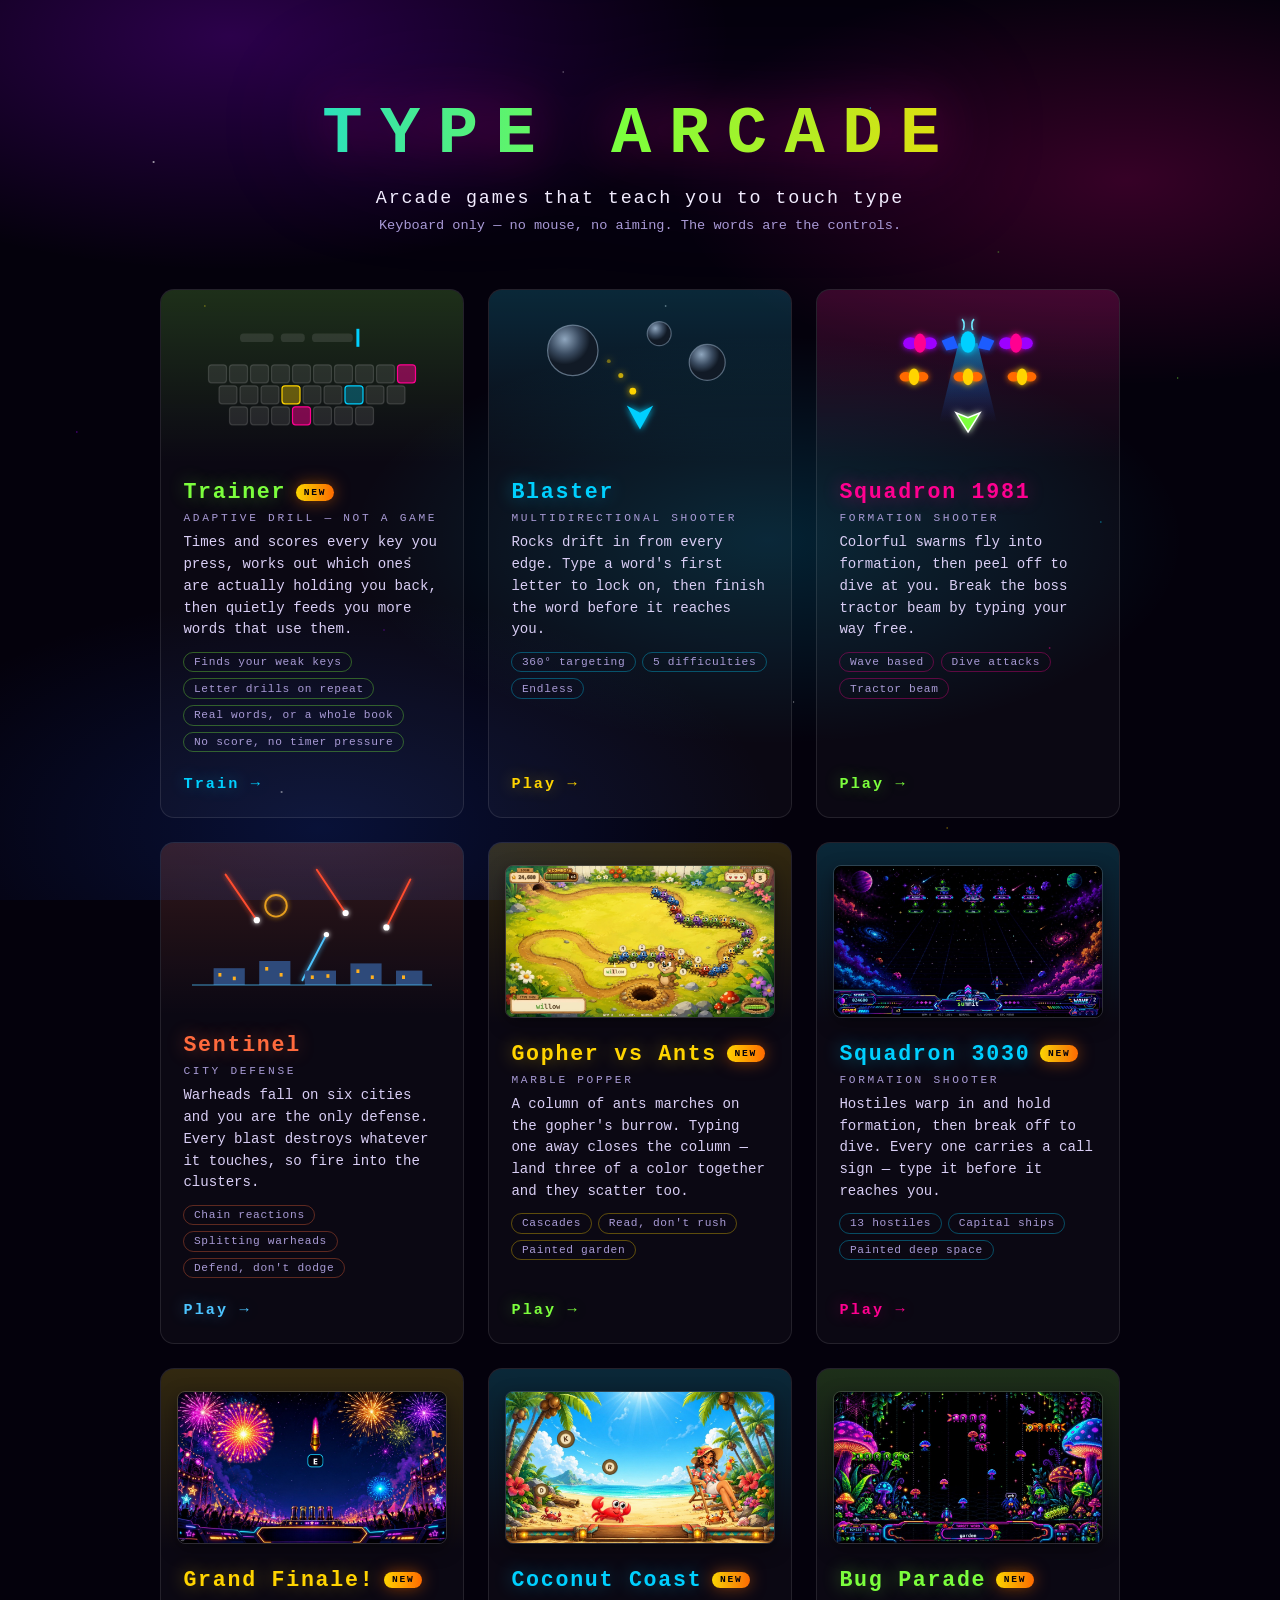
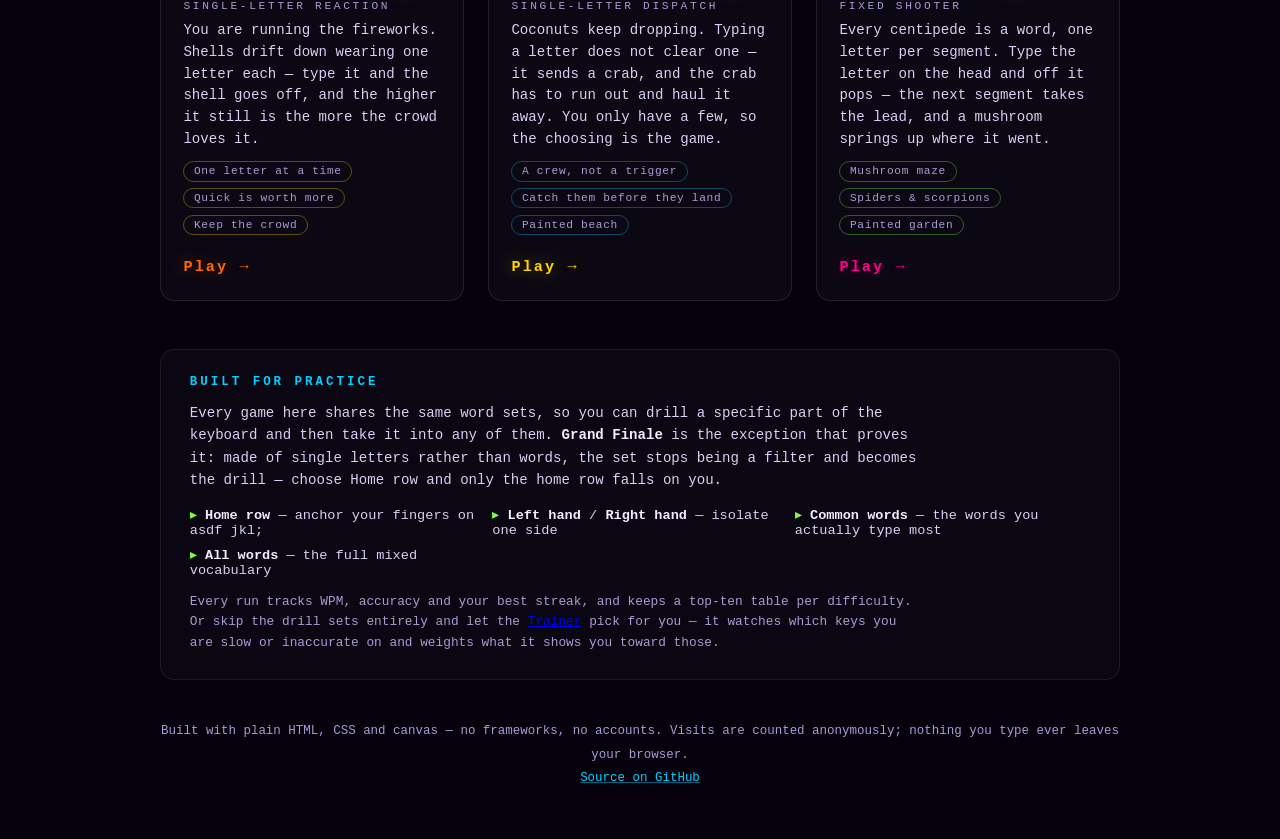
<file: index.html>
<!DOCTYPE html>
<html lang="en">
<head>
  <meta charset="UTF-8">
  <meta name="viewport" content="width=device-width, initial-scale=1.0">
  <link rel="icon" href="/favicon.ico" sizes="32x32">
  <link rel="icon" href="/favicon.svg" type="image/svg+xml">
  <link rel="apple-touch-icon" href="/apple-touch-icon.png">
  <title>Type Arcade</title>
  <meta name="description" content="Arcade games that teach you to touch type.">
  <link rel="stylesheet" href="hub.css?v=22">
  <script data-goatcounter="https://tippitype.goatcounter.com/count"
          async src="https://gc.zgo.at/count.js"></script>
</head>
<body>
  <div class="stars" aria-hidden="true"></div>

  <header class="hero">
    <h1>TYPE ARCADE</h1>
    <p class="sub">Arcade games that teach you to touch type</p>
    <p class="note">Keyboard only &mdash; no mouse, no aiming. The words are the controls.</p>
  </header>

  <main class="games">
    <a class="card card-trainer" href="trainer/">
      <div class="art" aria-hidden="true">
        <!-- The trainer's own heatmap: most of the board resting, a couple of
             keys running hot because that is what it is currently drilling. -->
        <svg viewBox="0 0 200 120" role="img">
          <g fill="rgba(255,255,255,0.10)">
            <rect x="40" y="18" width="28" height="7" rx="3"/>
            <rect x="74" y="18" width="20" height="7" rx="3"/>
            <rect x="100" y="18" width="34" height="7" rx="3"/>
          </g>
          <rect x="137" y="14" width="2.5" height="15" fill="#00D0FF"/>

          <g fill="rgba(255,255,255,0.09)" stroke="rgba(255,255,255,0.14)" stroke-width="1">
            <rect x="13.75" y="44" width="15" height="15" rx="2.5"/>
            <rect x="31.25" y="44" width="15" height="15" rx="2.5"/>
            <rect x="48.75" y="44" width="15" height="15" rx="2.5"/>
            <rect x="66.25" y="44" width="15" height="15" rx="2.5"/>
            <rect x="83.75" y="44" width="15" height="15" rx="2.5"/>
            <rect x="101.25" y="44" width="15" height="15" rx="2.5"/>
            <rect x="118.75" y="44" width="15" height="15" rx="2.5"/>
            <rect x="136.25" y="44" width="15" height="15" rx="2.5"/>
            <rect x="153.75" y="44" width="15" height="15" rx="2.5"/>
            <rect x="22.5" y="61.5" width="15" height="15" rx="2.5"/>
            <rect x="40" y="61.5" width="15" height="15" rx="2.5"/>
            <rect x="57.5" y="61.5" width="15" height="15" rx="2.5"/>
            <rect x="92.5" y="61.5" width="15" height="15" rx="2.5"/>
            <rect x="110" y="61.5" width="15" height="15" rx="2.5"/>
            <rect x="145" y="61.5" width="15" height="15" rx="2.5"/>
            <rect x="162.5" y="61.5" width="15" height="15" rx="2.5"/>
            <rect x="31.25" y="79" width="15" height="15" rx="2.5"/>
            <rect x="48.75" y="79" width="15" height="15" rx="2.5"/>
            <rect x="66.25" y="79" width="15" height="15" rx="2.5"/>
            <rect x="101.25" y="79" width="15" height="15" rx="2.5"/>
            <rect x="118.75" y="79" width="15" height="15" rx="2.5"/>
            <rect x="136.25" y="79" width="15" height="15" rx="2.5"/>
          </g>

          <!-- Hot: what it is feeding you. Cold: the keys you already own. -->
          <g stroke-width="1">
            <rect x="171.25" y="44" width="15" height="15" rx="2.5"
                  fill="rgba(255,0,144,0.45)" stroke="#FF0090"/>
            <rect x="83.75" y="79" width="15" height="15" rx="2.5"
                  fill="rgba(255,0,144,0.45)" stroke="#FF0090"/>
            <rect x="75" y="61.5" width="15" height="15" rx="2.5"
                  fill="rgba(255,212,0,0.35)" stroke="#FFD400"/>
            <rect x="127.5" y="61.5" width="15" height="15" rx="2.5"
                  fill="rgba(0,208,255,0.28)" stroke="#00D0FF"/>
          </g>
        </svg>
      </div>
      <div class="body">
        <h2>Trainer <span class="badge">NEW</span></h2>
        <p class="genre">Adaptive drill &mdash; not a game</p>
        <p class="desc">Times and scores every key you press, works out which ones
          are actually holding you back, then quietly feeds you more words that
          use them.</p>
        <ul class="tags">
          <li>Finds your weak keys</li>
          <li>Letter drills on repeat</li>
          <li>Real words, or a whole book</li>
          <li>No score, no timer pressure</li>
        </ul>
        <span class="play">Train &rarr;</span>
      </div>
    </a>

    <a class="card card-blaster" href="blaster/">
      <div class="art" aria-hidden="true">
        <svg viewBox="0 0 200 120" role="img">
          <defs>
            <radialGradient id="rock" cx="34%" cy="28%">
              <stop offset="0%" stop-color="#8FA6BE"/>
              <stop offset="60%" stop-color="#3A4B60"/>
              <stop offset="100%" stop-color="#111A26"/>
            </radialGradient>
            <filter id="bglow" x="-60%" y="-60%" width="220%" height="220%">
              <feGaussianBlur stdDeviation="3" result="b"/>
              <feMerge><feMergeNode in="b"/><feMergeNode in="SourceGraphic"/></feMerge>
            </filter>
          </defs>
          <circle cx="44" cy="32" r="21" fill="url(#rock)" stroke="#9FB4CC" stroke-width="1" stroke-opacity=".55"/>
          <circle cx="156" cy="42" r="15" fill="url(#rock)" stroke="#9FB4CC" stroke-width="1" stroke-opacity=".5"/>
          <circle cx="116" cy="18" r="10" fill="url(#rock)" stroke="#9FB4CC" stroke-width="1" stroke-opacity=".45"/>
          <g filter="url(#bglow)">
            <path d="M100 98 L111 78 L100 84 L89 78 Z" fill="#00D0FF"/>
            <circle cx="94" cy="66" r="2.8" fill="#FFD400"/>
            <circle cx="84" cy="53" r="2.1" fill="#FFD400" opacity=".72"/>
            <circle cx="74" cy="41" r="1.6" fill="#FFD400" opacity=".42"/>
          </g>
        </svg>
      </div>
      <div class="body">
        <h2>Blaster</h2>
        <p class="genre">Multidirectional shooter</p>
        <p class="desc">Rocks drift in from every edge. Type a word's first letter to
          lock on, then finish the word before it reaches you.</p>
        <ul class="tags">
          <li>360&deg; targeting</li>
          <li>5 difficulties</li>
          <li>Endless</li>
        </ul>
        <span class="play">Play &rarr;</span>
      </div>
    </a>

    <a class="card card-squadron" href="squadron/">
      <div class="art" aria-hidden="true">
        <!-- Mirrors the real formation: cyan/blue boss, magenta/purple
             butterflies, yellow/orange bees, lime player under the beam. -->
        <svg viewBox="0 0 200 120" role="img">
          <defs>
            <linearGradient id="beam" x1="0" y1="0" x2="0" y2="1">
              <stop offset="0%" stop-color="#00D0FF" stop-opacity=".55"/>
              <stop offset="100%" stop-color="#1E5BFF" stop-opacity="0"/>
            </linearGradient>
            <filter id="sglow" x="-70%" y="-70%" width="240%" height="240%">
              <feGaussianBlur stdDeviation="2.6" result="b"/>
              <feMerge><feMergeNode in="b"/><feMergeNode in="SourceGraphic"/></feMerge>
            </filter>
          </defs>

          <path d="M92 26 L108 26 L124 92 L76 92 Z" fill="url(#beam)"/>

          <g filter="url(#sglow)">
            <!-- boss: cyan body, blue wings -->
            <g>
              <path d="M88 20 L78 24 L82 32 L92 30 Z" fill="#1E5BFF"/>
              <path d="M112 20 L122 24 L118 32 L108 30 Z" fill="#1E5BFF"/>
              <ellipse cx="100" cy="25" rx="6" ry="9" fill="#00D0FF"/>
              <path d="M96 15 q2 -6 -1 -9 M104 15 q-2 -6 1 -9" stroke="#6FE9FF" stroke-width="1.4" fill="none"/>
            </g>
            <!-- butterflies: magenta body, purple wings -->
            <g>
              <ellipse cx="52" cy="26" rx="6" ry="5" fill="#9D00FF"/>
              <ellipse cx="68" cy="26" rx="6" ry="5" fill="#9D00FF"/>
              <ellipse cx="60" cy="26" rx="5" ry="8" fill="#FF0090"/>
              <ellipse cx="132" cy="26" rx="6" ry="5" fill="#9D00FF"/>
              <ellipse cx="148" cy="26" rx="6" ry="5" fill="#9D00FF"/>
              <ellipse cx="140" cy="26" rx="5" ry="8" fill="#FF0090"/>
            </g>
            <!-- bees: yellow body, orange wings -->
            <g>
              <ellipse cx="48" cy="54" rx="5" ry="4" fill="#FF6A00"/>
              <ellipse cx="62" cy="54" rx="5" ry="4" fill="#FF6A00"/>
              <ellipse cx="55" cy="54" rx="4.4" ry="7" fill="#FFD400"/>
              <ellipse cx="93" cy="54" rx="5" ry="4" fill="#FF6A00"/>
              <ellipse cx="107" cy="54" rx="5" ry="4" fill="#FF6A00"/>
              <ellipse cx="100" cy="54" rx="4.4" ry="7" fill="#FFD400"/>
              <ellipse cx="138" cy="54" rx="5" ry="4" fill="#FF6A00"/>
              <ellipse cx="152" cy="54" rx="5" ry="4" fill="#FF6A00"/>
              <ellipse cx="145" cy="54" rx="4.4" ry="7" fill="#FFD400"/>
            </g>
            <!-- player: lime -->
            <path d="M100 100 L110 84 L100 88 L90 84 Z" fill="#7CFF3D" stroke="#FFFFFF" stroke-width="1.2"/>
          </g>
        </svg>
      </div>
      <div class="body">
        <h2>Squadron 1981</h2>
        <p class="genre">Formation shooter</p>
        <p class="desc">Colorful swarms fly into formation, then peel off to dive at you.
          Break the boss tractor beam by typing your way free.</p>
        <ul class="tags">
          <li>Wave based</li>
          <li>Dive attacks</li>
          <li>Tractor beam</li>
        </ul>
        <span class="play">Play &rarr;</span>
      </div>
    </a>

    <a class="card card-sentinel" href="sentinel/">
      <div class="art" aria-hidden="true">
        <!-- Warheads falling on a lit skyline, with one interceptor rising -->
        <svg viewBox="0 0 200 120" role="img">
          <defs>
            <filter id="nglow" x="-70%" y="-70%" width="240%" height="240%">
              <feGaussianBlur stdDeviation="2.4" result="b"/>
              <feMerge><feMergeNode in="b"/><feMergeNode in="SourceGraphic"/></feMerge>
            </filter>
          </defs>
          <g filter="url(#nglow)" stroke-linecap="round">
            <path d="M28 8 L54 46" stroke="#FF4D2E" stroke-width="1.6" fill="none"/>
            <circle cx="54" cy="46" r="2.6" fill="#FFFFFF"/>
            <path d="M104 4 L128 40" stroke="#FF4D2E" stroke-width="1.6" fill="none"/>
            <circle cx="128" cy="40" r="2.6" fill="#FFFFFF"/>
            <path d="M182 12 L162 52" stroke="#FF4D2E" stroke-width="1.6" fill="none"/>
            <circle cx="162" cy="52" r="2.6" fill="#FFFFFF"/>
            <path d="M92 96 L112 58" stroke="#4DC4FF" stroke-width="1.6" fill="none"/>
            <circle cx="112" cy="58" r="2.2" fill="#FFFFFF"/>
            <circle cx="70" cy="34" r="9" fill="none" stroke="#FFB020" stroke-width="1.6" opacity=".85"/>
          </g>
          <g fill="#2E4A7A">
            <rect x="18" y="86" width="26" height="14"/>
            <rect x="56" y="80" width="26" height="20"/>
            <rect x="94" y="88" width="26" height="12"/>
            <rect x="132" y="82" width="26" height="18"/>
            <rect x="170" y="88" width="22" height="12"/>
          </g>
          <g fill="#FFB020">
            <rect x="22" y="90" width="2.5" height="3"/><rect x="34" y="93" width="2.5" height="3"/>
            <rect x="61" y="85" width="2.5" height="3"/><rect x="73" y="90" width="2.5" height="3"/>
            <rect x="99" y="92" width="2.5" height="3"/><rect x="112" y="91" width="2.5" height="3"/>
            <rect x="137" y="87" width="2.5" height="3"/><rect x="149" y="92" width="2.5" height="3"/>
            <rect x="175" y="92" width="2.5" height="3"/>
          </g>
          <path d="M0 100 L200 100" stroke="#4DC4FF" stroke-width="1.2" opacity=".5"/>
        </svg>
      </div>
      <div class="body">
        <h2>Sentinel</h2>
        <p class="genre">City defense</p>
        <p class="desc">Warheads fall on six cities and you are the only defense.
          Every blast destroys whatever it touches, so fire into the clusters.</p>
        <ul class="tags">
          <li>Chain reactions</li>
          <li>Splitting warheads</li>
          <li>Defend, don't dodge</li>
        </ul>
        <span class="play">Play &rarr;</span>
      </div>
    </a>

    <a class="card card-burrow" href="burrow/">
      <div class="art" aria-hidden="true">
        <!-- The real thing: a frame of play, rather than a drawing of it -->
        <img src="burrow/images/card.jpg" alt="" width="960" height="540" loading="lazy">
      </div>
      <div class="body">
        <h2>Gopher vs Ants <span class="badge">NEW</span></h2>
        <p class="genre">Marble popper</p>
        <p class="desc">A column of ants marches on the gopher's burrow. Typing one
          away closes the column &mdash; land three of a color together and they
          scatter too.</p>
        <ul class="tags">
          <li>Cascades</li>
          <li>Read, don't rush</li>
          <li>Painted garden</li>
        </ul>
        <span class="play">Play &rarr;</span>
      </div>
    </a>

    <a class="card card-sq3030" href="squadron3030/">
      <div class="art" aria-hidden="true">
        <!-- A frame of play, rather than a drawing of it -->
        <img src="squadron3030/images/card.jpg" alt="" width="960" height="540" loading="lazy">
      </div>
      <div class="body">
        <h2>Squadron 3030 <span class="badge">NEW</span></h2>
        <p class="genre">Formation shooter</p>
        <p class="desc">Hostiles warp in and hold formation, then break off to dive.
          Every one carries a call sign &mdash; type it before it reaches you.</p>
        <ul class="tags">
          <li>13 hostiles</li>
          <li>Capital ships</li>
          <li>Painted deep space</li>
        </ul>
        <span class="play">Play &rarr;</span>
      </div>
    </a>

    <a class="card card-finale" href="finale/">
      <div class="art" aria-hidden="true">
        <!-- A frame of play, rather than a drawing of it -->
        <img src="finale/images/card.jpg" alt="" width="960" height="540" loading="lazy">
      </div>
      <div class="body">
        <h2>Grand Finale! <span class="badge">NEW</span></h2>
        <p class="genre">Single-letter reaction</p>
        <p class="desc">You are running the fireworks. Shells drift down wearing one
          letter each &mdash; type it and the shell goes off, and the higher it
          still is the more the crowd loves it.</p>
        <ul class="tags">
          <li>One letter at a time</li>
          <li>Quick is worth more</li>
          <li>Keep the crowd</li>
        </ul>
        <span class="play">Play &rarr;</span>
      </div>
    </a>

    <a class="card card-coconut" href="coconut/">
      <div class="art" aria-hidden="true">
        <!-- A frame of play, rather than a drawing of it -->
        <img src="coconut/images/card.jpg" alt="" width="960" height="540" loading="lazy">
      </div>
      <div class="body">
        <h2>Coconut Coast <span class="badge">NEW</span></h2>
        <p class="genre">Single-letter dispatch</p>
        <p class="desc">Coconuts keep dropping. Typing a letter does not clear one
          &mdash; it sends a crab, and the crab has to run out and haul it away.
          You only have a few, so the choosing is the game.</p>
        <ul class="tags">
          <li>A crew, not a trigger</li>
          <li>Catch them before they land</li>
          <li>Painted beach</li>
        </ul>
        <span class="play">Play &rarr;</span>
      </div>
    </a>

    <a class="card card-bugparade" href="bugparade/">
      <div class="art" aria-hidden="true">
        <!-- A frame of play, rather than a drawing of it -->
        <img src="bugparade/images/card.jpg" alt="" width="960" height="540" loading="lazy">
      </div>
      <div class="body">
        <h2>Bug Parade <span class="badge">NEW</span></h2>
        <p class="genre">Fixed shooter</p>
        <p class="desc">Every centipede is a word, one letter per segment. Type
          the letter on the head and off it pops &mdash; the next segment takes
          the lead, and a mushroom springs up where it went.</p>
        <ul class="tags">
          <li>Mushroom maze</li>
          <li>Spiders &amp; scorpions</li>
          <li>Painted garden</li>
        </ul>
        <span class="play">Play &rarr;</span>
      </div>
    </a>
  </main>

  <section class="drills">
    <h3>Built for practice</h3>
    <p>Every game here shares the same word sets, so you can drill a specific part of
      the keyboard and then take it into any of them. <strong>Grand Finale</strong>
      is the exception that proves it: made of single letters rather than words, the
      set stops being a filter and becomes the drill &mdash; choose Home row and only
      the home row falls on you.</p>
    <ul>
      <li><strong>Home row</strong> &mdash; anchor your fingers on asdf&nbsp;jkl;</li>
      <li><strong>Left hand</strong> / <strong>Right hand</strong> &mdash; isolate one side</li>
      <li><strong>Common words</strong> &mdash; the words you actually type most</li>
      <li><strong>All words</strong> &mdash; the full mixed vocabulary</li>
    </ul>
    <p class="stat-note">Every run tracks WPM, accuracy and your best streak, and
      keeps a top-ten table per difficulty.</p>
    <p class="stat-note">Or skip the drill sets entirely and let the
      <a href="trainer/">Trainer</a> pick for you &mdash; it watches which keys you
      are slow or inaccurate on and weights what it shows you toward those.</p>
  </section>

  <footer>
    <p>Built with plain HTML, CSS and canvas &mdash; no frameworks, no accounts.
      Visits are counted anonymously; nothing you type ever leaves your browser.</p>
    <p><a href="https://github.com/nscott9350/TypingGames">Source on GitHub</a></p>
  </footer>
<!-- The front door of a typing site ought to type. Small enough to live in
     the page: it has no state to share, nothing else needs it, and a file of
     its own would only be one more thing to remember to bump on a deploy.

     The characters are already in the markup — the script wraps them and then
     reveals them in turn, so the line is laid out once and the text is there
     in full for anyone arriving without scripts. -->
<script>
  (function () {
    const sub = document.querySelector(".hero .sub");
    if (!sub) return;
    // Asked for less motion: leave the line exactly as it was written.
    if (window.matchMedia("(prefers-reduced-motion: reduce)").matches) return;

    const text = sub.textContent.trim();
    sub.textContent = "";
    const chars = [];
    for (const ch of text) {
      const span = document.createElement("span");
      span.className = "ch";
      span.textContent = ch;
      sub.appendChild(span);
      chars.push(span);
    }

    let i = 0;
    (function step() {
      if (i > 0) chars[i - 1].classList.remove("cur");
      if (i >= chars.length) return;
      chars[i].classList.add("on", "cur");
      i++;
      // Spaces come free: pausing on them reads as a stall rather than as
      // someone typing, since a real space is the fastest key on the board.
      setTimeout(step, chars[i - 1].textContent === " " ? 12 : 32);
    })();
  })();
</script>
</body>
</html>
</file>
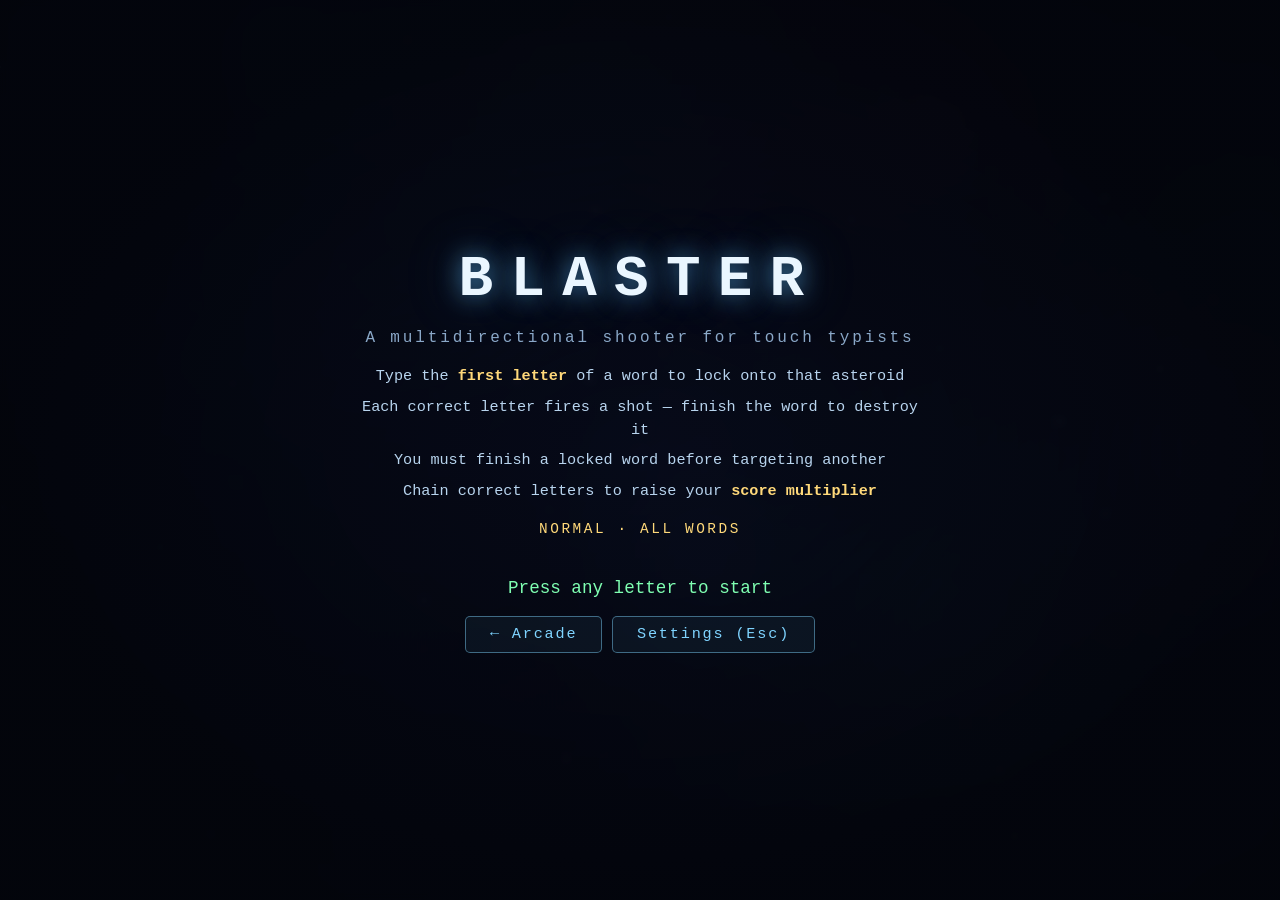
<file: blaster/index.html>
<!DOCTYPE html>
<html lang="en">
<head>
  <meta charset="UTF-8">
  <meta name="viewport" content="width=device-width, initial-scale=1.0">
  <link rel="icon" href="/favicon.ico" sizes="32x32">
  <link rel="icon" href="/favicon.svg" type="image/svg+xml">
  <link rel="apple-touch-icon" href="/apple-touch-icon.png">
  <title>Blaster</title>
  <!-- Bump ?v= on every deploy: GitHub Pages caches assets for 10 minutes, and
       a page that loads new HTML against a stale script would break. -->
  <link rel="stylesheet" href="style.css?v=20">
  <script data-goatcounter="https://tippitype.goatcounter.com/count"
          async src="https://gc.zgo.at/count.js"></script>
</head>
<body>
  <canvas id="game"></canvas>

  <div id="menu" class="overlay">
    <h1>BLASTER</h1>
    <p class="tagline">A multidirectional shooter for touch typists</p>
    <ul class="howto">
      <li>Type the <strong>first letter</strong> of a word to lock onto that asteroid</li>
      <li>Each correct letter fires a shot &mdash; finish the word to destroy it</li>
      <li>You must finish a locked word before targeting another</li>
      <li>Chain correct letters to raise your <strong>score multiplier</strong></li>
    </ul>
    <p id="menu-diff" class="menu-diff"></p>
    <p id="menu-best" class="menu-best"></p>
    <p class="start-hint">Press any letter to start</p>
    <div class="btn-row">
      <a class="btn" href="../">&larr; Arcade</a>
      <button id="menu-settings" class="btn">Settings (Esc)</button>
    </div>
  </div>

  <div id="gameover" class="overlay hidden">
    <h1 id="gameover-title">GAME OVER</h1>
    <div id="new-best" class="new-best hidden">NEW PERSONAL BEST</div>
    <div id="final-stats"></div>
    <div id="score-list" class="score-list"></div>
    <p class="start-hint">Press Enter to play again</p>
    <div class="btn-row">
      <button id="gameover-menu" class="btn">Main menu (M)</button>
      <button id="gameover-settings" class="btn">Settings (Esc)</button>
    </div>
  </div>

  <div id="settings" class="overlay hidden">
    <h1 id="settings-title">SETTINGS</h1>
    <div class="settings-body">
      <div class="setting-group">
        <div class="setting-label">Difficulty</div>
        <div class="chip-row">
          <button class="diff-btn chip" data-diff="beginner">Beginner</button>
          <button class="diff-btn chip" data-diff="easy">Easy</button>
          <button class="diff-btn chip" data-diff="normal">Normal</button>
          <button class="diff-btn chip" data-diff="hard">Hard</button>
          <button class="diff-btn chip" data-diff="master">Master</button>
        </div>
      </div>
      <div class="setting-group">
        <div class="setting-label">Word set</div>
        <div class="chip-row">
          <button class="set-btn chip" data-set="all">All words</button>
          <button class="set-btn chip" data-set="common">Common</button>
          <button class="set-btn chip" data-set="homerow">Home row</button>
          <button class="set-btn chip" data-set="left">Left hand</button>
          <button class="set-btn chip" data-set="right">Right hand</button>
        </div>
        <p class="hint">Home row and single-hand sets drill specific finger positions.</p>
      </div>
      <div class="setting-group">
        <div class="setting-label">Keyboard guide</div>
        <div class="chip-row">
          <button class="kbd-btn chip" data-kbd="off">Off</button>
          <button class="kbd-btn chip" data-kbd="assist">When stuck</button>
          <button class="kbd-btn chip" data-kbd="always">Always</button>
        </div>
        <p class="hint">Fades a keyboard across the play field and lights up the
          next key, color-coded by the finger that should press it, so you can
          learn the reach without looking down.
          <strong>When stuck</strong> keeps it hidden until you miss three keys in
          a row, then shows it until you get one right &mdash; help when you need
          it, and nothing to lean on when you don't.</p>
      </div>
      <div class="setting-group">
        <div class="setting-label">
          <span>Music</span>
          <button id="music-toggle" class="toggle">ON</button>
        </div>
        <div class="slider-row">
          <input type="range" id="music-vol" min="0" max="100" step="1">
          <span id="music-vol-num" class="vol-num"></span>
        </div>
      </div>
      <div class="setting-group">
        <div class="setting-label"><span>Effects volume</span></div>
        <div class="slider-row">
          <input type="range" id="sfx-vol" min="0" max="100" step="1">
          <span id="sfx-vol-num" class="vol-num"></span>
        </div>
      </div>
    </div>
    <div class="btn-row">
      <button id="quit-btn" class="btn btn-danger hidden">Quit run (Q)</button>
      <button id="settings-back" class="btn">Back (Esc)</button>
    </div>
  </div>

  <script src="../shared/words.js?v=30"></script>
  <script src="../shared/keyboard.js?v=30"></script>
  <script src="game.js?v=20"></script>
</body>
</html>
</file>
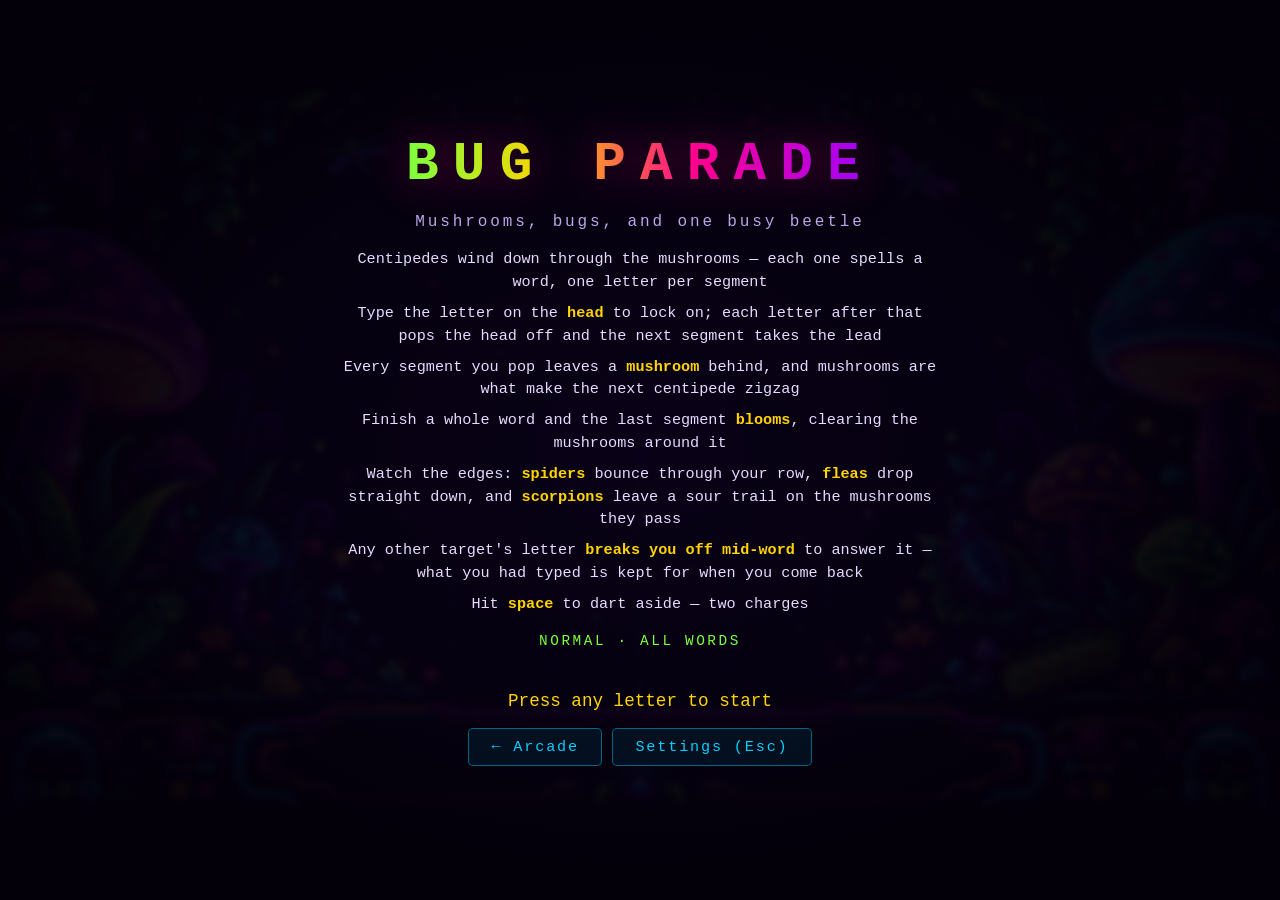
<file: bugparade/index.html>
<!DOCTYPE html>
<html lang="en">
<head>
  <meta charset="UTF-8">
  <meta name="viewport" content="width=device-width, initial-scale=1.0">
  <link rel="icon" href="/favicon.ico" sizes="32x32">
  <link rel="icon" href="/favicon.svg" type="image/svg+xml">
  <link rel="apple-touch-icon" href="/apple-touch-icon.png">
  <title>Bug Parade</title>
  <!-- Bump ?v= on every deploy: GitHub Pages caches assets for 10 minutes, and
       a page that loads new HTML against a stale script would break. -->
  <link rel="stylesheet" href="style.css?v=1">
  <script data-goatcounter="https://tippitype.goatcounter.com/count"
          async src="https://gc.zgo.at/count.js"></script>
</head>
<body>
  <canvas id="game"></canvas>

  <div id="menu" class="overlay">
    <h1>BUG PARADE</h1>
    <p class="tagline">Mushrooms, bugs, and one busy beetle</p>
    <ul class="howto">
      <li>Centipedes wind down through the mushrooms &mdash; each one spells a word,
        one letter per segment</li>
      <li>Type the letter on the <strong>head</strong> to lock on; each letter after
        that pops the head off and the next segment takes the lead</li>
      <li>Every segment you pop leaves a <strong>mushroom</strong> behind, and
        mushrooms are what make the next centipede zigzag</li>
      <li>Finish a whole word and the last segment <strong>blooms</strong>, clearing
        the mushrooms around it</li>
      <li>Watch the edges: <strong>spiders</strong> bounce through your row,
        <strong>fleas</strong> drop straight down, and <strong>scorpions</strong>
        leave a sour trail on the mushrooms they pass</li>
      <li>Any other target's letter <strong>breaks you off mid-word</strong> to
        answer it &mdash; what you had typed is kept for when you come back</li>
      <li>Hit <strong>space</strong> to dart aside &mdash; two charges</li>
    </ul>
    <p id="menu-diff" class="menu-diff"></p>
    <p id="menu-best" class="menu-best"></p>
    <p class="start-hint">Press any letter to start</p>
    <div class="btn-row">
      <a class="btn" href="../">&larr; Arcade</a>
      <button id="menu-settings" class="btn">Settings (Esc)</button>
    </div>
  </div>

  <div id="gameover" class="overlay hidden">
    <h1 id="gameover-title">GAME OVER</h1>
    <div id="new-best" class="new-best hidden">NEW PERSONAL BEST</div>
    <div id="final-stats"></div>
    <div id="score-list" class="score-list"></div>
    <p class="start-hint">Press Enter to play again</p>
    <div class="btn-row">
      <a class="btn" href="../">&larr; Arcade</a>
      <button id="gameover-menu" class="btn">Main menu (M)</button>
      <button id="gameover-settings" class="btn">Settings (Esc)</button>
    </div>
  </div>

  <div id="settings" class="overlay hidden">
    <h1 id="settings-title">SETTINGS</h1>
    <div class="settings-body">
      <div class="setting-group">
        <div class="setting-label">Difficulty</div>
        <div class="chip-row">
          <button class="diff-btn chip" data-diff="beginner">Beginner</button>
          <button class="diff-btn chip" data-diff="easy">Easy</button>
          <button class="diff-btn chip" data-diff="normal">Normal</button>
          <button class="diff-btn chip" data-diff="hard">Hard</button>
          <button class="diff-btn chip" data-diff="master">Master</button>
        </div>
        <p class="hint">Sets how fast the parade marches and how many bugs are loose
          at once. Up to Normal your beetle sidesteps trouble on its own and a
          landed letter briefly shields you. From <strong>Hard</strong> both assists
          are off &mdash; keeping clear is down to your <strong>space</strong> dart.</p>
      </div>
      <div class="setting-group">
        <div class="setting-label">Word set</div>
        <div class="chip-row">
          <button class="set-btn chip" data-set="all">All words</button>
          <button class="set-btn chip" data-set="common">Common</button>
          <button class="set-btn chip" data-set="homerow">Home row</button>
          <button class="set-btn chip" data-set="left">Left hand</button>
          <button class="set-btn chip" data-set="right">Right hand</button>
        </div>
        <p class="hint">A centipede is as long as its word, so a set of short words
          makes for short centipedes &mdash; more of them, cleared faster.</p>
      </div>
      <div class="setting-group">
        <div class="setting-label">Keyboard guide</div>
        <div class="chip-row">
          <button class="kbd-btn chip" data-kbd="off">Off</button>
          <button class="kbd-btn chip" data-kbd="assist">When stuck</button>
          <button class="kbd-btn chip" data-kbd="always">Always</button>
        </div>
        <p class="hint">Fades a keyboard across the garden and lights up the next
          key, color-coded by the finger that should press it, so you can learn the
          reach without looking down.
          <strong>When stuck</strong> keeps it hidden until you miss three keys in a
          row, then shows it until you get one right.</p>
      </div>
      <div class="setting-group">
        <div class="setting-label">
          <span>Music</span>
          <button id="music-toggle" class="toggle">ON</button>
        </div>
        <div class="slider-row">
          <input type="range" id="music-vol" min="0" max="100" step="1">
          <span id="music-vol-num" class="vol-num"></span>
        </div>
      </div>
      <div class="setting-group">
        <div class="setting-label"><span>Effects volume</span></div>
        <div class="slider-row">
          <input type="range" id="sfx-vol" min="0" max="100" step="1">
          <span id="sfx-vol-num" class="vol-num"></span>
        </div>
      </div>
    </div>
    <div class="btn-row">
      <button id="quit-btn" class="btn btn-danger hidden">Quit run (Q)</button>
      <button id="settings-back" class="btn">Back (Esc)</button>
    </div>
  </div>

  <script src="../shared/words.js?v=30"></script>
  <script src="../shared/keyboard.js?v=30"></script>
  <script src="sprites.js?v=1"></script>
  <script src="game.js?v=3"></script>
</body>
</html>
</file>
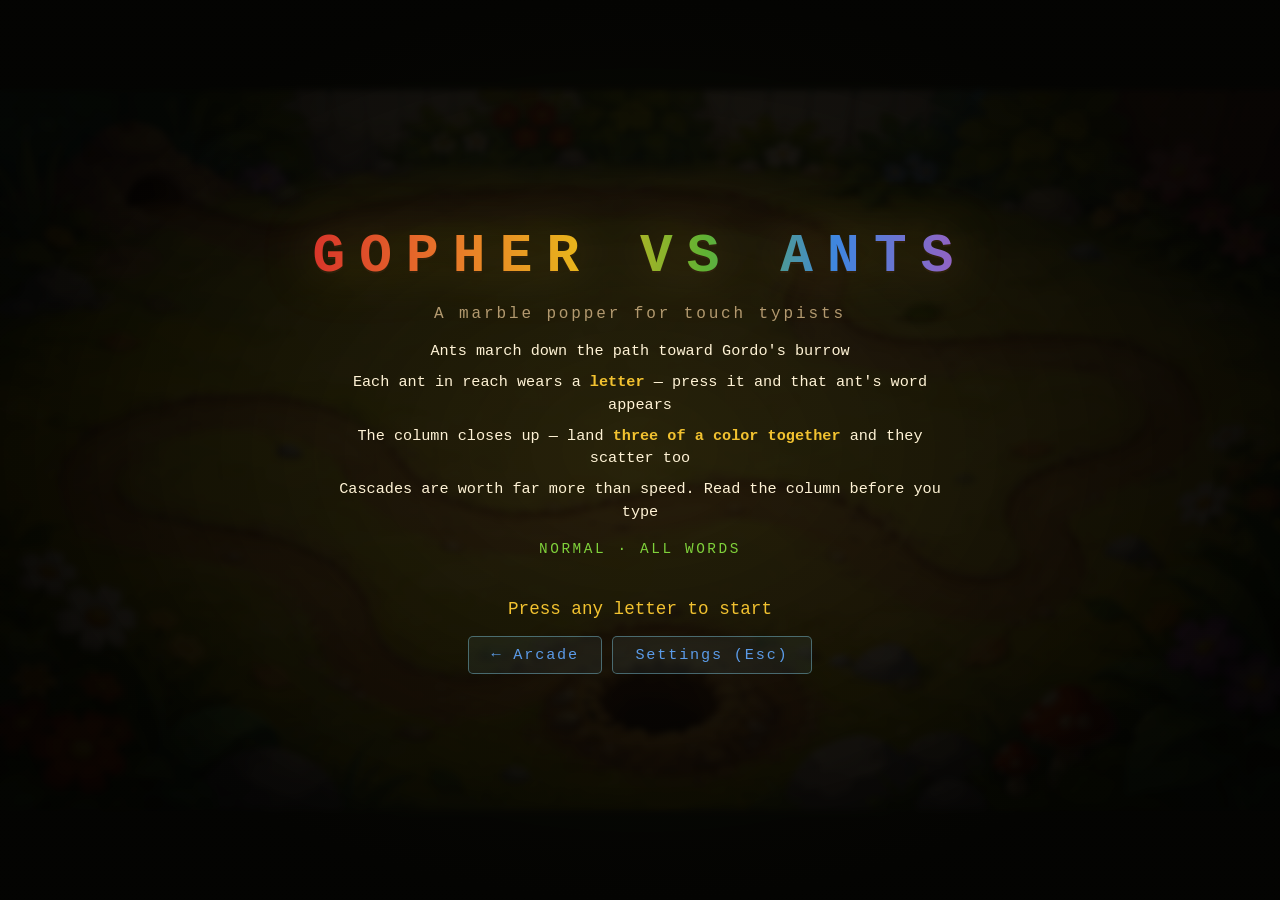
<file: burrow/index.html>
<!DOCTYPE html>
<html lang="en">
<head>
  <meta charset="UTF-8">
  <meta name="viewport" content="width=device-width, initial-scale=1.0">
  <link rel="icon" href="/favicon.ico" sizes="32x32">
  <link rel="icon" href="/favicon.svg" type="image/svg+xml">
  <link rel="apple-touch-icon" href="/apple-touch-icon.png">
  <title>Gopher vs Ants</title>
  <!-- Bump ?v= on every deploy: GitHub Pages caches assets for 10 minutes, and
       a page that loads new HTML against a stale script would break. -->
  <link rel="stylesheet" href="style.css?v=28">
  <script data-goatcounter="https://tippitype.goatcounter.com/count"
          async src="https://gc.zgo.at/count.js"></script>
</head>
<body>
  <canvas id="game"></canvas>

  <div id="menu" class="overlay">
    <h1>GOPHER VS ANTS</h1>
    <p class="tagline">A marble popper for touch typists</p>
    <ul class="howto">
      <li>Ants march down the path toward Gordo's burrow</li>
      <li>Each ant in reach wears a <strong>letter</strong> &mdash; press it and that ant's word appears</li>
      <li>The column closes up &mdash; land <strong>three of a color together</strong> and they scatter too</li>
      <li>Cascades are worth far more than speed. Read the column before you type</li>
    </ul>
    <p id="menu-diff" class="menu-diff"></p>
    <p id="menu-best" class="menu-best"></p>
    <p class="start-hint">Press any letter to start</p>
    <div class="btn-row">
      <a class="btn" href="../">&larr; Arcade</a>
      <button id="menu-settings" class="btn">Settings (Esc)</button>
    </div>
  </div>

  <div id="gameover" class="overlay hidden">
    <h1 id="gameover-title">GAME OVER</h1>
    <div id="new-best" class="new-best hidden">NEW PERSONAL BEST</div>
    <div id="final-stats"></div>
    <div id="score-list" class="score-list"></div>
    <p class="start-hint">Press Enter to play again</p>
    <div class="btn-row">
      <a class="btn" href="../">&larr; Arcade</a>
      <button id="gameover-menu" class="btn">Main menu (M)</button>
      <button id="gameover-settings" class="btn">Settings (Esc)</button>
    </div>
  </div>

  <div id="settings" class="overlay hidden">
    <h1 id="settings-title">SETTINGS</h1>
    <div class="settings-body">
      <div class="setting-group">
        <div class="setting-label">Difficulty</div>
        <div class="chip-row">
          <button class="diff-btn chip" data-diff="beginner">Beginner</button>
          <button class="diff-btn chip" data-diff="easy">Easy</button>
          <button class="diff-btn chip" data-diff="normal">Normal</button>
          <button class="diff-btn chip" data-diff="hard">Hard</button>
          <button class="diff-btn chip" data-diff="master">Master</button>
        </div>
        <p class="hint">Higher settings march the column along faster, send more
          ants per wave, add a color to juggle, give the burrow less room before
          it gives out, and put more ants in reach at once &mdash; eight at
          Beginner, twelve at Master, which is more to read but far more room to
          find a cascade in.</p>
      </div>
      <div class="setting-group">
        <div class="setting-label">Word set</div>
        <div class="chip-row">
          <button class="set-btn chip" data-set="all">All words</button>
          <button class="set-btn chip" data-set="common">Common</button>
          <button class="set-btn chip" data-set="homerow">Home row</button>
          <button class="set-btn chip" data-set="left">Left hand</button>
          <button class="set-btn chip" data-set="right">Right hand</button>
        </div>
        <p class="hint">Ants in reach wear a single letter, each one different so a
          keypress is never ambiguous; press it and that ant spells out its word.
          The rest show only their color, which is what you plan cascades on.</p>
      </div>
      <div class="setting-group">
        <div class="setting-label">Keyboard guide</div>
        <div class="chip-row">
          <button class="kbd-btn chip" data-kbd="off">Off</button>
          <button class="kbd-btn chip" data-kbd="assist">When stuck</button>
          <button class="kbd-btn chip" data-kbd="always">Always</button>
        </div>
        <p class="hint">Fades a keyboard across the play field and lights up the
          next key, color-coded by the finger that should press it.
          <strong>When stuck</strong> keeps it hidden until you miss three keys in
          a row, then shows it until you get one right.</p>
      </div>
      <div class="setting-group">
        <div class="setting-label">
          <span>Music</span>
          <button id="music-toggle" class="toggle">ON</button>
        </div>
        <div class="slider-row">
          <input type="range" id="music-vol" min="0" max="100" step="1">
          <span id="music-vol-num" class="vol-num"></span>
        </div>
      </div>
      <div class="setting-group">
        <div class="setting-label"><span>Effects volume</span></div>
        <div class="slider-row">
          <input type="range" id="sfx-vol" min="0" max="100" step="1">
          <span id="sfx-vol-num" class="vol-num"></span>
        </div>
      </div>
    </div>
    <div class="btn-row">
      <button id="quit-btn" class="btn btn-danger hidden">Quit run (Q)</button>
      <button id="settings-back" class="btn">Back (Esc)</button>
    </div>
  </div>

  <script src="../shared/words.js?v=30"></script>
  <script src="../shared/keyboard.js?v=30"></script>
  <script src="sprites.js?v=28"></script>
  <script src="game.js?v=28"></script>
</body>
</html>
</file>
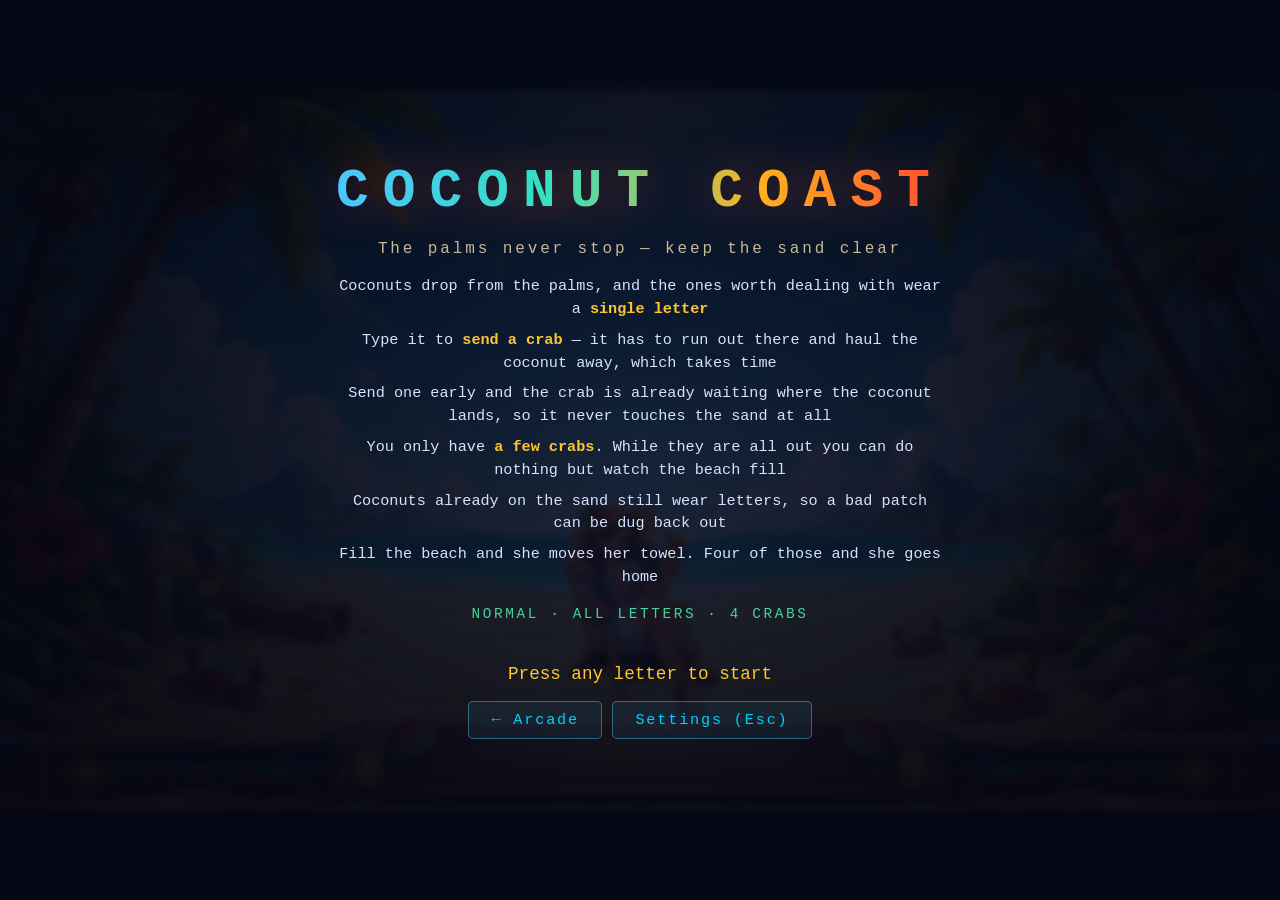
<file: coconut/index.html>
<!DOCTYPE html>
<html lang="en">
<head>
  <meta charset="UTF-8">
  <meta name="viewport" content="width=device-width, initial-scale=1.0">
  <link rel="icon" href="/favicon.ico" sizes="32x32">
  <link rel="icon" href="/favicon.svg" type="image/svg+xml">
  <link rel="apple-touch-icon" href="/apple-touch-icon.png">
  <title>Coconut Coast</title>
  <meta name="description" content="A tropical beach typing game. Coconuts keep falling, and typing a letter sends a crab to haul one away before the sand fills up.">
  <!-- Bump ?v= on every deploy: GitHub Pages caches assets for 10 minutes, and
       a page that loads new HTML against a stale script would break.
       tools/check-versions.py checks this before you deploy. -->
  <link rel="stylesheet" href="style.css?v=1">
  <script data-goatcounter="https://tippitype.goatcounter.com/count"
          async src="https://gc.zgo.at/count.js"></script>
</head>
<body>
  <canvas id="game"></canvas>

  <div id="menu" class="overlay">
    <h1>COCONUT COAST</h1>
    <p class="tagline">The palms never stop &mdash; keep the sand clear</p>
    <ul class="howto">
      <li>Coconuts drop from the palms, and the ones worth dealing with wear a
        <strong>single letter</strong></li>
      <li>Type it to <strong>send a crab</strong> &mdash; it has to run out there and
        haul the coconut away, which takes time</li>
      <li>Send one early and the crab is already waiting where the coconut lands,
        so it never touches the sand at all</li>
      <li>You only have <strong>a few crabs</strong>. While they are all out you
        can do nothing but watch the beach fill</li>
      <li>Coconuts already on the sand still wear letters, so a bad patch can be
        dug back out</li>
      <li>Fill the beach and she moves her towel. Four of those and she goes home</li>
    </ul>
    <p id="menu-diff" class="menu-diff"></p>
    <p id="menu-best" class="menu-best"></p>
    <p class="start-hint">Press any letter to start</p>
    <div class="btn-row">
      <a class="btn" href="../">&larr; Arcade</a>
      <button id="menu-settings" class="btn">Settings (Esc)</button>
    </div>
  </div>

  <div id="gameover" class="overlay hidden">
    <h1 id="gameover-title">SHE WENT HOME</h1>
    <div id="new-best" class="new-best hidden">NEW PERSONAL BEST</div>
    <div id="final-stats"></div>
    <div id="score-list" class="score-list"></div>
    <p class="start-hint">Press Enter to play again</p>
    <div class="btn-row">
      <a class="btn" href="../">&larr; Arcade</a>
      <button id="gameover-menu" class="btn">Main menu (M)</button>
      <button id="gameover-settings" class="btn">Settings (Esc)</button>
    </div>
  </div>

  <div id="settings" class="overlay hidden">
    <h1 id="settings-title">SETTINGS</h1>
    <div class="settings-body">
      <div class="setting-group">
        <div class="setting-label">Difficulty</div>
        <div class="chip-row">
          <button class="diff-btn chip" data-diff="beginner">Beginner</button>
          <button class="diff-btn chip" data-diff="easy">Easy</button>
          <button class="diff-btn chip" data-diff="normal">Normal</button>
          <button class="diff-btn chip" data-diff="hard">Hard</button>
          <button class="diff-btn chip" data-diff="master">Master</button>
        </div>
        <p class="hint">Sets how fast the coconuts come and how much sand there is
          to fill &mdash; but the part you will feel is the <strong>crew</strong>:
          five crabs on Beginner down to three on Master. Fewer crabs is not just
          harder, it changes what you are deciding.</p>
      </div>
      <div class="setting-group">
        <div class="setting-label">Letter set</div>
        <div class="chip-row">
          <button class="set-btn chip" data-set="all">All letters</button>
          <button class="set-btn chip" data-set="common">Common</button>
          <button class="set-btn chip" data-set="homerow">Home row</button>
          <button class="set-btn chip" data-set="left">Left hand</button>
          <button class="set-btn chip" data-set="right">Right hand</button>
        </div>
        <p class="hint">There is no vocabulary here, so this narrows
          <strong>the alphabet the beach throws at you</strong>. Only the coconuts
          worth worrying about wear a letter, and no two wear the same one, so a
          keypress is never ambiguous.</p>
      </div>
      <div class="setting-group">
        <div class="setting-label">Keyboard guide</div>
        <div class="chip-row">
          <button class="kbd-btn chip" data-kbd="off">Off</button>
          <button class="kbd-btn chip" data-kbd="assist">When stuck</button>
          <button class="kbd-btn chip" data-kbd="always">Always</button>
        </div>
        <p class="hint">Fades a keyboard across the beach and lights up every
          letter currently in play, color-coded by the finger that should press it.
          <strong>When stuck</strong> keeps it hidden until you miss three keys in
          a row, then shows it until you get one right.</p>
      </div>
      <div class="setting-group">
        <div class="setting-label">
          <span>Music</span>
          <button id="music-toggle" class="toggle">ON</button>
        </div>
        <div class="slider-row">
          <input type="range" id="music-vol" min="0" max="100" step="1">
          <span id="music-vol-num" class="vol-num"></span>
        </div>
      </div>
      <div class="setting-group">
        <div class="setting-label"><span>Effects volume</span></div>
        <div class="slider-row">
          <input type="range" id="sfx-vol" min="0" max="100" step="1">
          <span id="sfx-vol-num" class="vol-num"></span>
        </div>
      </div>
    </div>
    <div class="btn-row">
      <button id="quit-btn" class="btn btn-danger hidden">Quit run (Q)</button>
      <button id="settings-back" class="btn">Back (Esc)</button>
    </div>
  </div>

  <!-- No word list: a game made of single letters keeps its own alphabets, so
       the keyboard guide is the only shared script it needs. -->
  <script src="../shared/keyboard.js?v=30"></script>
  <script src="sprites.js?v=2"></script>
  <script src="game.js?v=2"></script>
</body>
</html>
</file>
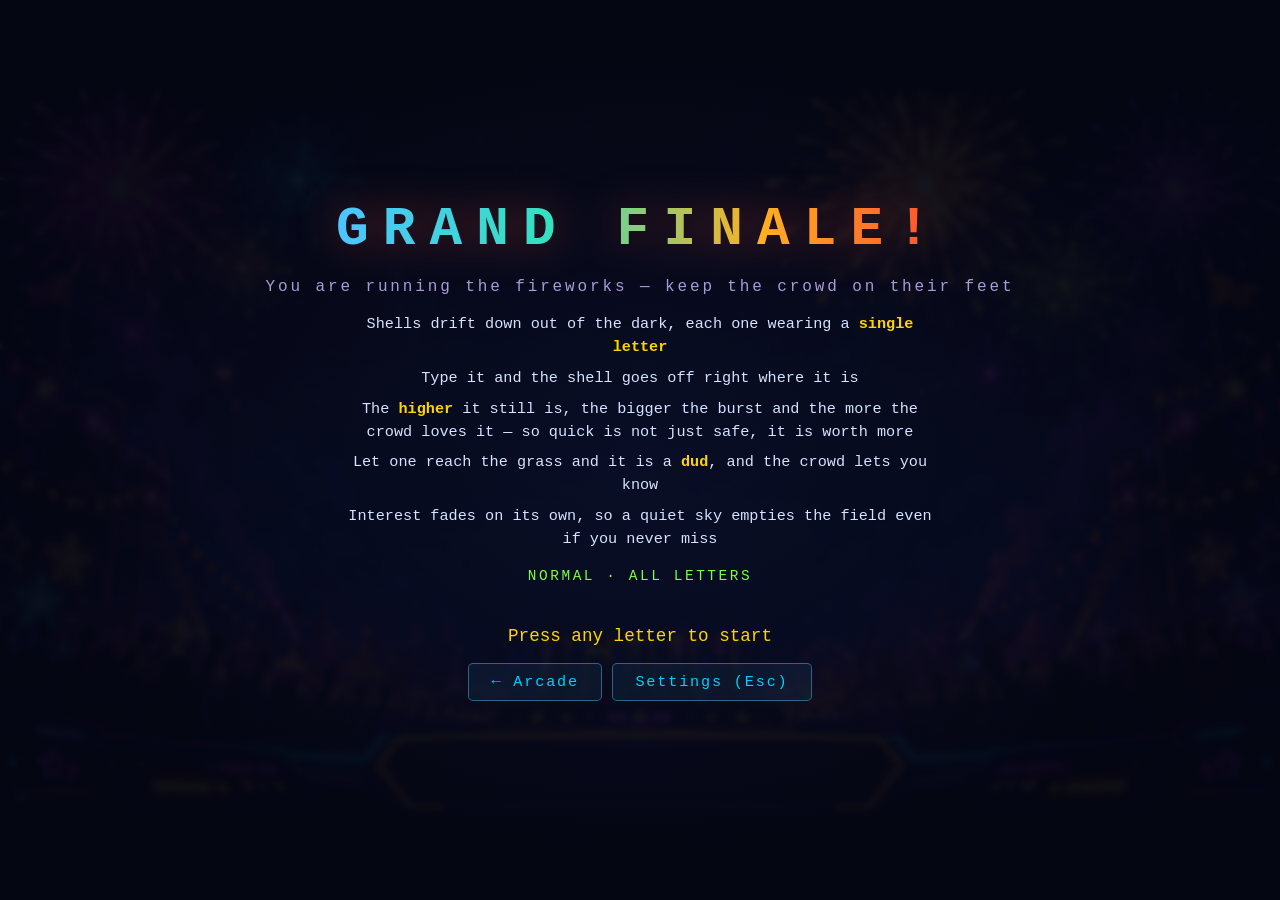
<file: finale/index.html>
<!DOCTYPE html>
<html lang="en">
<head>
  <meta charset="UTF-8">
  <meta name="viewport" content="width=device-width, initial-scale=1.0">
  <link rel="icon" href="/favicon.ico" sizes="32x32">
  <link rel="icon" href="/favicon.svg" type="image/svg+xml">
  <link rel="apple-touch-icon" href="/apple-touch-icon.png">
  <title>Grand Finale!</title>
  <meta name="description" content="A fireworks show for touch typists. Single letters fall out of the dark, and the higher you light them the more the crowd loves it.">
  <!-- Bump ?v= on every deploy: GitHub Pages caches assets for 10 minutes, and
       a page that loads new HTML against a stale script would break.
       tools/check-versions.py checks this before you deploy. -->
  <link rel="stylesheet" href="style.css?v=1">
  <script data-goatcounter="https://tippitype.goatcounter.com/count"
          async src="https://gc.zgo.at/count.js"></script>
</head>
<body>
  <canvas id="game"></canvas>

  <div id="menu" class="overlay">
    <h1>GRAND FINALE!</h1>
    <p class="tagline">You are running the fireworks &mdash; keep the crowd on their feet</p>
    <ul class="howto">
      <li>Shells drift down out of the dark, each one wearing a <strong>single letter</strong></li>
      <li>Type it and the shell goes off right where it is</li>
      <li>The <strong>higher</strong> it still is, the bigger the burst and the more
        the crowd loves it &mdash; so quick is not just safe, it is worth more</li>
      <li>Let one reach the grass and it is a <strong>dud</strong>, and the crowd lets you know</li>
      <li>Interest fades on its own, so a quiet sky empties the field even if you
        never miss</li>
    </ul>
    <p id="menu-diff" class="menu-diff"></p>
    <p id="menu-best" class="menu-best"></p>
    <p class="start-hint">Press any letter to start</p>
    <div class="btn-row">
      <a class="btn" href="../">&larr; Arcade</a>
      <button id="menu-settings" class="btn">Settings (Esc)</button>
    </div>
  </div>

  <div id="gameover" class="overlay hidden">
    <h1 id="gameover-title">THE CROWD WENT HOME</h1>
    <div id="new-best" class="new-best hidden">NEW PERSONAL BEST</div>
    <div id="final-stats"></div>
    <div id="score-list" class="score-list"></div>
    <p class="start-hint">Press Enter to play again</p>
    <div class="btn-row">
      <a class="btn" href="../">&larr; Arcade</a>
      <button id="gameover-menu" class="btn">Main menu (M)</button>
      <button id="gameover-settings" class="btn">Settings (Esc)</button>
    </div>
  </div>

  <div id="settings" class="overlay hidden">
    <h1 id="settings-title">SETTINGS</h1>
    <div class="settings-body">
      <div class="setting-group">
        <div class="setting-label">Difficulty</div>
        <div class="chip-row">
          <button class="diff-btn chip" data-diff="beginner">Beginner</button>
          <button class="diff-btn chip" data-diff="easy">Easy</button>
          <button class="diff-btn chip" data-diff="normal">Normal</button>
          <button class="diff-btn chip" data-diff="hard">Hard</button>
          <button class="diff-btn chip" data-diff="master">Master</button>
        </div>
        <p class="hint">Sets how fast the shells fall, how many are in the air at
          once, and how quickly the crowd's interest fades with nothing to look at.</p>
      </div>
      <div class="setting-group">
        <div class="setting-label">Letter set</div>
        <div class="chip-row">
          <button class="set-btn chip" data-set="all">All letters</button>
          <button class="set-btn chip" data-set="common">Common</button>
          <button class="set-btn chip" data-set="homerow">Home row</button>
          <button class="set-btn chip" data-set="left">Left hand</button>
          <button class="set-btn chip" data-set="right">Right hand</button>
        </div>
        <p class="hint">In the other games this narrows the vocabulary. Here there
          is no vocabulary &mdash; it narrows <strong>the alphabet falling on
          you</strong>, so the setting is the drill rather than a filter on it.
          Every shell in the air wears a different letter, so a keypress is never
          ambiguous.</p>
      </div>
      <div class="setting-group">
        <div class="setting-label">Keyboard guide</div>
        <div class="chip-row">
          <button class="kbd-btn chip" data-kbd="off">Off</button>
          <button class="kbd-btn chip" data-kbd="assist">When stuck</button>
          <button class="kbd-btn chip" data-kbd="always">Always</button>
        </div>
        <p class="hint">Fades a keyboard across the sky and lights up every letter
          currently in the air, color-coded by the finger that should press it.
          <strong>When stuck</strong> keeps it hidden until you miss three keys in
          a row, then shows it until you get one right.</p>
      </div>
      <div class="setting-group">
        <div class="setting-label">
          <span>Music</span>
          <button id="music-toggle" class="toggle">ON</button>
        </div>
        <div class="slider-row">
          <input type="range" id="music-vol" min="0" max="100" step="1">
          <span id="music-vol-num" class="vol-num"></span>
        </div>
      </div>
      <div class="setting-group">
        <div class="setting-label"><span>Effects volume</span></div>
        <div class="slider-row">
          <input type="range" id="sfx-vol" min="0" max="100" step="1">
          <span id="sfx-vol-num" class="vol-num"></span>
        </div>
      </div>
    </div>
    <div class="btn-row">
      <button id="quit-btn" class="btn btn-danger hidden">Quit run (Q)</button>
      <button id="settings-back" class="btn">Back (Esc)</button>
    </div>
  </div>

  <!-- No word list: a game made of single letters keeps its own alphabets, so
       the keyboard guide is the only shared script it needs. -->
  <script src="../shared/keyboard.js?v=30"></script>
  <script src="sprites.js?v=1"></script>
  <script src="game.js?v=2"></script>
</body>
</html>
</file>
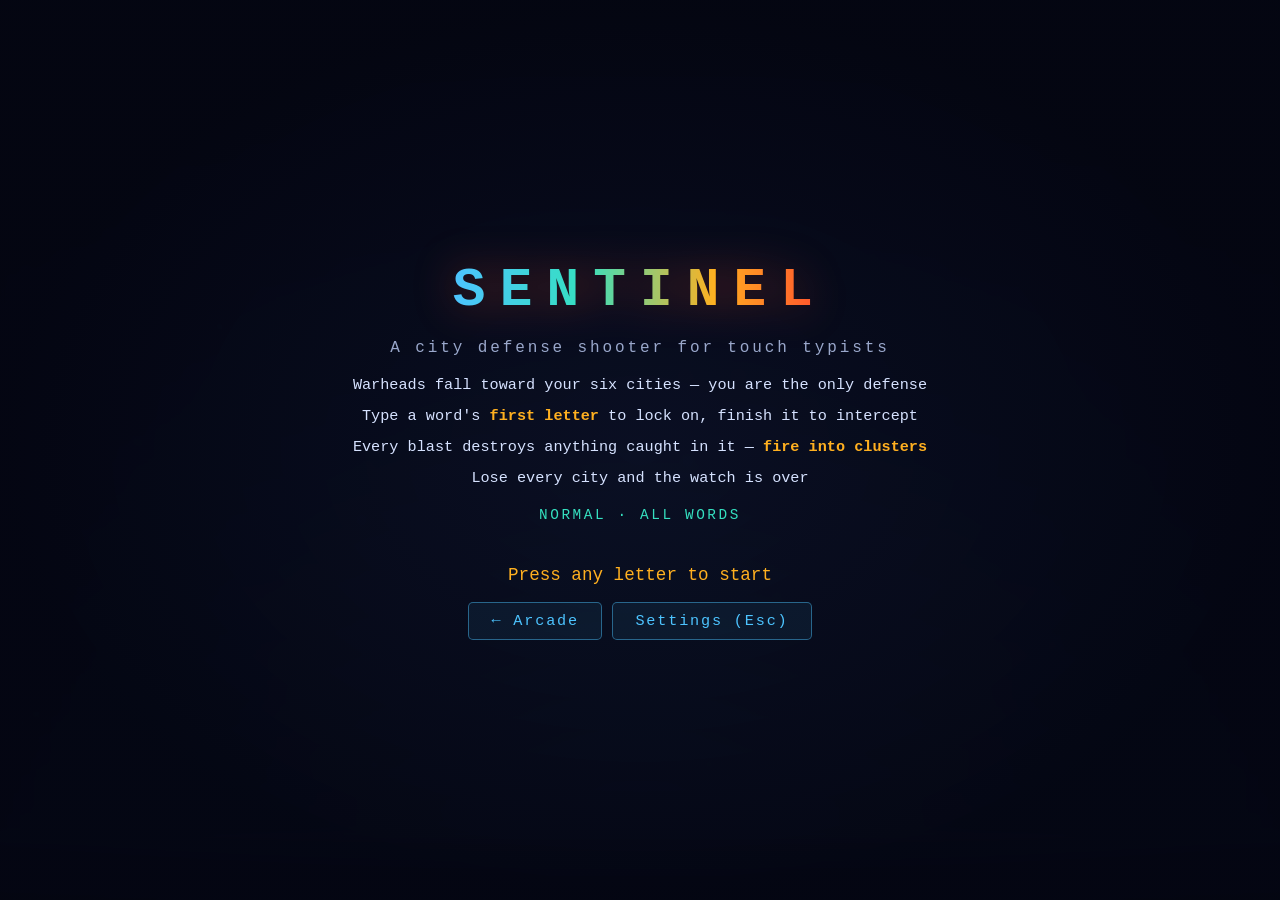
<file: sentinel/index.html>
<!DOCTYPE html>
<html lang="en">
<head>
  <meta charset="UTF-8">
  <meta name="viewport" content="width=device-width, initial-scale=1.0">
  <link rel="icon" href="/favicon.ico" sizes="32x32">
  <link rel="icon" href="/favicon.svg" type="image/svg+xml">
  <link rel="apple-touch-icon" href="/apple-touch-icon.png">
  <title>Sentinel</title>
  <!-- Bump ?v= on every deploy: GitHub Pages caches assets for 10 minutes, and
       a page that loads new HTML against a stale script would break. -->
  <link rel="stylesheet" href="style.css?v=4">
  <script data-goatcounter="https://tippitype.goatcounter.com/count"
          async src="https://gc.zgo.at/count.js"></script>
</head>
<body>
  <canvas id="game"></canvas>

  <div id="menu" class="overlay">
    <h1>SENTINEL</h1>
    <p class="tagline">A city defense shooter for touch typists</p>
    <ul class="howto">
      <li>Warheads fall toward your six cities &mdash; you are the only defense</li>
      <li>Type a word's <strong>first letter</strong> to lock on, finish it to intercept</li>
      <li>Every blast destroys anything caught in it &mdash; <strong>fire into clusters</strong></li>
      <li>Lose every city and the watch is over</li>
    </ul>
    <p id="menu-diff" class="menu-diff"></p>
    <p id="menu-best" class="menu-best"></p>
    <p class="start-hint">Press any letter to start</p>
    <div class="btn-row">
      <a class="btn" href="../">&larr; Arcade</a>
      <button id="menu-settings" class="btn">Settings (Esc)</button>
    </div>
  </div>

  <div id="gameover" class="overlay hidden">
    <h1 id="gameover-title">GAME OVER</h1>
    <div id="new-best" class="new-best hidden">NEW PERSONAL BEST</div>
    <div id="final-stats"></div>
    <div id="score-list" class="score-list"></div>
    <p class="start-hint">Press Enter to play again</p>
    <div class="btn-row">
      <a class="btn" href="../">&larr; Arcade</a>
      <button id="gameover-menu" class="btn">Main menu (M)</button>
      <button id="gameover-settings" class="btn">Settings (Esc)</button>
    </div>
  </div>

  <div id="settings" class="overlay hidden">
    <h1 id="settings-title">SETTINGS</h1>
    <div class="settings-body">
      <div class="setting-group">
        <div class="setting-label">Difficulty</div>
        <div class="chip-row">
          <button class="diff-btn chip" data-diff="beginner">Beginner</button>
          <button class="diff-btn chip" data-diff="easy">Easy</button>
          <button class="diff-btn chip" data-diff="normal">Normal</button>
          <button class="diff-btn chip" data-diff="hard">Hard</button>
          <button class="diff-btn chip" data-diff="master">Master</button>
        </div>
        <p class="hint">Higher settings send warheads faster and in greater
          numbers, and from wave three some of them <strong>split</strong> partway
          down into several smaller ones.</p>
      </div>
      <div class="setting-group">
        <div class="setting-label">Word set</div>
        <div class="chip-row">
          <button class="set-btn chip" data-set="all">All words</button>
          <button class="set-btn chip" data-set="common">Common</button>
          <button class="set-btn chip" data-set="homerow">Home row</button>
          <button class="set-btn chip" data-set="left">Left hand</button>
          <button class="set-btn chip" data-set="right">Right hand</button>
        </div>
        <p class="hint">Every warhead in the air gets a different starting letter,
          so a keypress is never ambiguous.</p>
      </div>
      <div class="setting-group">
        <div class="setting-label">Keyboard guide</div>
        <div class="chip-row">
          <button class="kbd-btn chip" data-kbd="off">Off</button>
          <button class="kbd-btn chip" data-kbd="assist">When stuck</button>
          <button class="kbd-btn chip" data-kbd="always">Always</button>
        </div>
        <p class="hint">Fades a keyboard across the play field and lights up the
          next key, color-coded by the finger that should press it.
          <strong>When stuck</strong> keeps it hidden until you miss three keys in
          a row, then shows it until you get one right.</p>
      </div>
      <div class="setting-group">
        <div class="setting-label">
          <span>Music</span>
          <button id="music-toggle" class="toggle">ON</button>
        </div>
        <div class="slider-row">
          <input type="range" id="music-vol" min="0" max="100" step="1">
          <span id="music-vol-num" class="vol-num"></span>
        </div>
      </div>
      <div class="setting-group">
        <div class="setting-label"><span>Effects volume</span></div>
        <div class="slider-row">
          <input type="range" id="sfx-vol" min="0" max="100" step="1">
          <span id="sfx-vol-num" class="vol-num"></span>
        </div>
      </div>
    </div>
    <div class="btn-row">
      <button id="quit-btn" class="btn btn-danger hidden">Quit run (Q)</button>
      <button id="settings-back" class="btn">Back (Esc)</button>
    </div>
  </div>

  <script src="../shared/words.js?v=30"></script>
  <script src="../shared/keyboard.js?v=30"></script>
  <script src="game.js?v=4"></script>
</body>
</html>
</file>
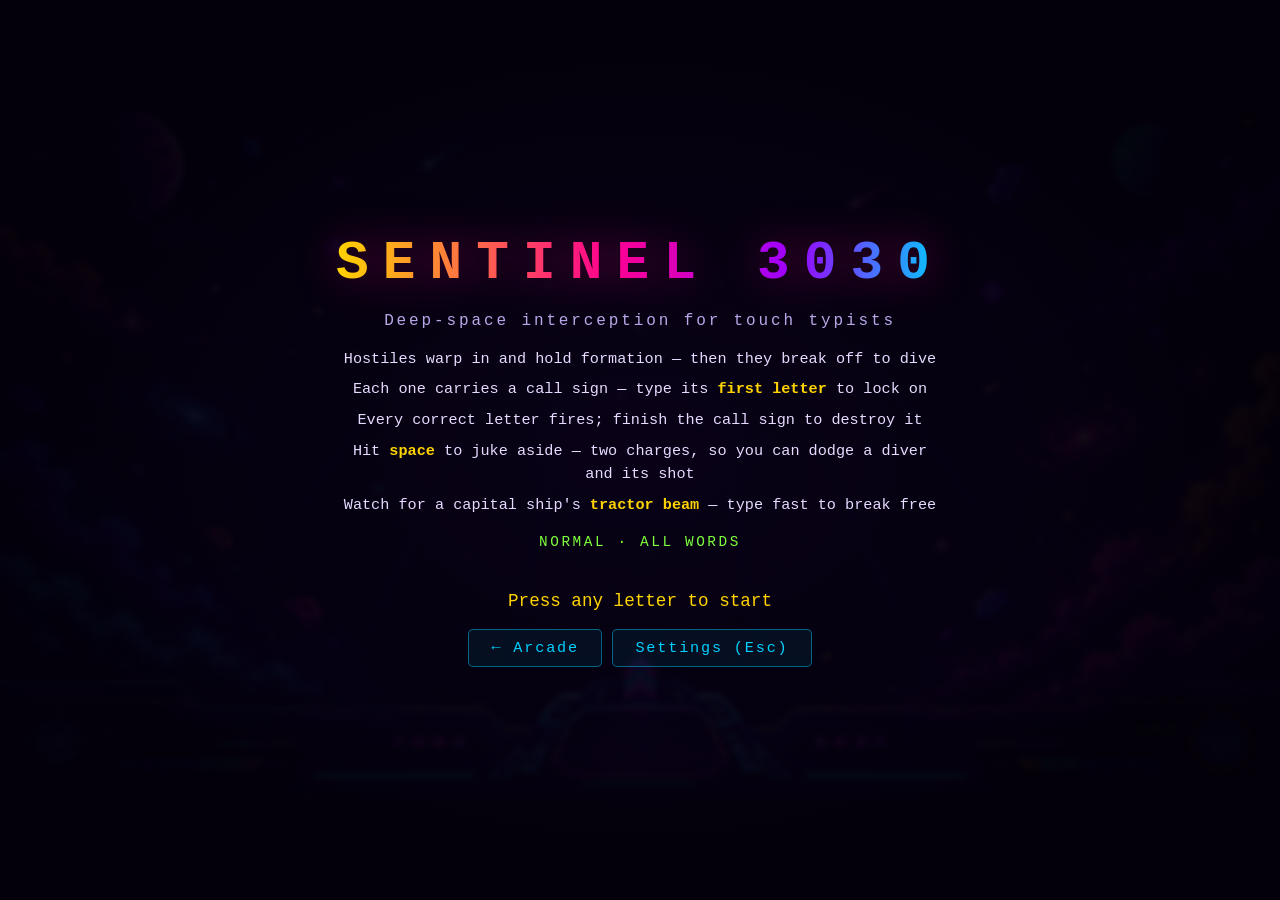
<file: sentinel3030/index.html>
<!DOCTYPE html>
<html lang="en">
<head>
  <meta charset="UTF-8">
  <meta name="viewport" content="width=device-width, initial-scale=1.0">
  <title>Type Sentinel 3030</title>
  <!-- Bump ?v= on every deploy: GitHub Pages caches assets for 10 minutes, and
       a page that loads new HTML against a stale script would break. -->
  <link rel="stylesheet" href="style.css?v=5">
</head>
<body>
  <canvas id="game"></canvas>

  <div id="menu" class="overlay">
    <h1>SENTINEL 3030</h1>
    <p class="tagline">Deep-space interception for touch typists</p>
    <ul class="howto">
      <li>Hostiles warp in and hold formation &mdash; then they break off to dive</li>
      <li>Each one carries a call sign &mdash; type its <strong>first letter</strong> to lock on</li>
      <li>Every correct letter fires; finish the call sign to destroy it</li>
      <li>Hit <strong>space</strong> to juke aside &mdash; two charges, so you can dodge a diver and its shot</li>
      <li>Watch for a capital ship's <strong>tractor beam</strong> &mdash; type fast to break free</li>
    </ul>
    <p id="menu-diff" class="menu-diff"></p>
    <p id="menu-best" class="menu-best"></p>
    <p class="start-hint">Press any letter to start</p>
    <div class="btn-row">
      <a class="btn" href="../">&larr; Arcade</a>
      <button id="menu-settings" class="btn">Settings (Esc)</button>
    </div>
  </div>

  <div id="gameover" class="overlay hidden">
    <h1 id="gameover-title">GAME OVER</h1>
    <div id="new-best" class="new-best hidden">NEW PERSONAL BEST</div>
    <div id="final-stats"></div>
    <div id="score-list" class="score-list"></div>
    <p class="start-hint">Press Enter to play again</p>
    <div class="btn-row">
      <a class="btn" href="../">&larr; Arcade</a>
      <button id="gameover-menu" class="btn">Main menu (M)</button>
      <button id="gameover-settings" class="btn">Settings (Esc)</button>
    </div>
  </div>

  <div id="settings" class="overlay hidden">
    <h1 id="settings-title">SETTINGS</h1>
    <div class="settings-body">
      <div class="setting-group">
        <div class="setting-label">Difficulty</div>
        <div class="chip-row">
          <button class="diff-btn chip" data-diff="beginner">Beginner</button>
          <button class="diff-btn chip" data-diff="easy">Easy</button>
          <button class="diff-btn chip" data-diff="normal">Normal</button>
          <button class="diff-btn chip" data-diff="hard">Hard</button>
          <button class="diff-btn chip" data-diff="master">Master</button>
        </div>
        <p class="hint">Up to Normal the ship dodges for you and landing a letter
          briefly shields you. From <strong>Hard</strong> both assists are off &mdash;
          staying alive is down to your <strong>space</strong> juke. You hold
          <strong>two charges</strong>, because an attack run is usually two
          threats: the diver, and the shot trailing about a second behind it.</p>
      </div>
      <div class="setting-group">
        <div class="setting-label">Word set</div>
        <div class="chip-row">
          <button class="set-btn chip" data-set="all">All words</button>
          <button class="set-btn chip" data-set="common">Common</button>
          <button class="set-btn chip" data-set="homerow">Home row</button>
          <button class="set-btn chip" data-set="left">Left hand</button>
          <button class="set-btn chip" data-set="right">Right hand</button>
        </div>
        <p class="hint">Squadron size adapts to the set &mdash; every ship on screen
          gets a different starting letter, so a target is never ambiguous.</p>
      </div>
      <div class="setting-group">
        <div class="setting-label">Keyboard guide</div>
        <div class="chip-row">
          <button class="kbd-btn chip" data-kbd="off">Off</button>
          <button class="kbd-btn chip" data-kbd="assist">When stuck</button>
          <button class="kbd-btn chip" data-kbd="always">Always</button>
        </div>
        <p class="hint">Fades a keyboard across the play field and lights up the
          next key, colour-coded by the finger that should press it, so you can
          learn the reach without looking down.
          <strong>When stuck</strong> keeps it hidden until you miss three keys in
          a row, then shows it until you get one right &mdash; help when you need
          it, and nothing to lean on when you don't.</p>
      </div>
      <div class="setting-group">
        <div class="setting-label">
          <span>Music</span>
          <button id="music-toggle" class="toggle">ON</button>
        </div>
        <div class="slider-row">
          <input type="range" id="music-vol" min="0" max="100" step="1">
          <span id="music-vol-num" class="vol-num"></span>
        </div>
      </div>
      <div class="setting-group">
        <div class="setting-label"><span>Effects volume</span></div>
        <div class="slider-row">
          <input type="range" id="sfx-vol" min="0" max="100" step="1">
          <span id="sfx-vol-num" class="vol-num"></span>
        </div>
      </div>
    </div>
    <div class="btn-row">
      <button id="quit-btn" class="btn btn-danger hidden">Quit run (Q)</button>
      <button id="settings-back" class="btn">Back (Esc)</button>
    </div>
  </div>

  <script src="../shared/words.js?v=5"></script>
  <script src="../shared/keyboard.js?v=5"></script>
  <script src="sprites.js?v=5"></script>
  <script src="game.js?v=5"></script>
</body>
</html>
</file>
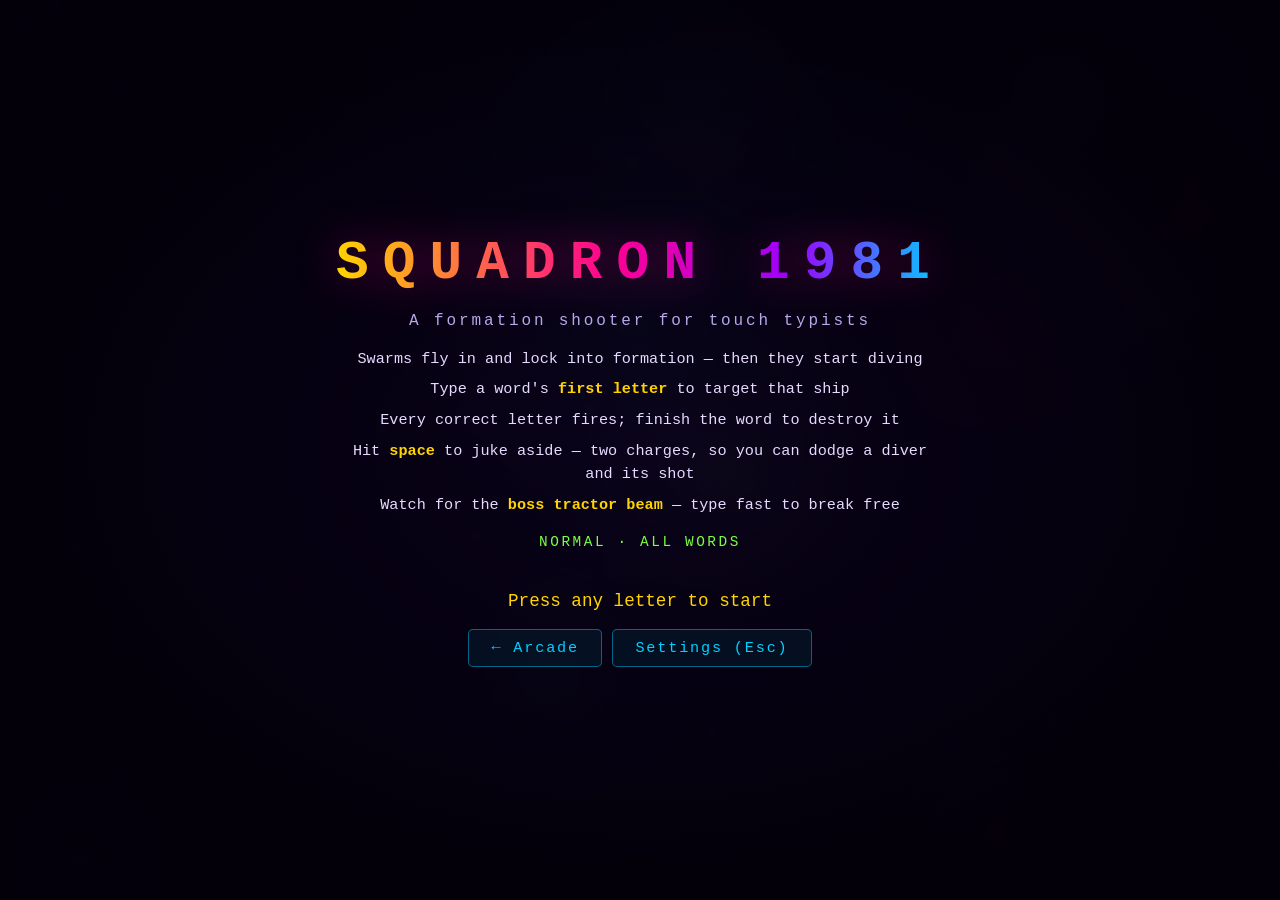
<file: squadron/index.html>
<!DOCTYPE html>
<html lang="en">
<head>
  <meta charset="UTF-8">
  <meta name="viewport" content="width=device-width, initial-scale=1.0">
  <link rel="icon" href="/favicon.ico" sizes="32x32">
  <link rel="icon" href="/favicon.svg" type="image/svg+xml">
  <link rel="apple-touch-icon" href="/apple-touch-icon.png">
  <title>Squadron 1981</title>
  <!-- Bump ?v= on every deploy: GitHub Pages caches assets for 10 minutes, and
       a page that loads new HTML against a stale script would break. -->
  <link rel="stylesheet" href="style.css?v=29">
  <script data-goatcounter="https://tippitype.goatcounter.com/count"
          async src="https://gc.zgo.at/count.js"></script>
</head>
<body>
  <canvas id="game"></canvas>

  <div id="menu" class="overlay">
    <h1>SQUADRON 1981</h1>
    <p class="tagline">A formation shooter for touch typists</p>
    <ul class="howto">
      <li>Swarms fly in and lock into formation &mdash; then they start diving</li>
      <li>Type a word's <strong>first letter</strong> to target that ship</li>
      <li>Every correct letter fires; finish the word to destroy it</li>
      <li>Hit <strong>space</strong> to juke aside &mdash; two charges, so you can dodge a diver and its shot</li>
      <li>Watch for the <strong>boss tractor beam</strong> &mdash; type fast to break free</li>
    </ul>
    <p id="menu-diff" class="menu-diff"></p>
    <p id="menu-best" class="menu-best"></p>
    <p class="start-hint">Press any letter to start</p>
    <div class="btn-row">
      <a class="btn" href="../">&larr; Arcade</a>
      <button id="menu-settings" class="btn">Settings (Esc)</button>
    </div>
  </div>

  <div id="gameover" class="overlay hidden">
    <h1 id="gameover-title">GAME OVER</h1>
    <div id="new-best" class="new-best hidden">NEW PERSONAL BEST</div>
    <div id="final-stats"></div>
    <div id="score-list" class="score-list"></div>
    <p class="start-hint">Press Enter to play again</p>
    <div class="btn-row">
      <a class="btn" href="../">&larr; Arcade</a>
      <button id="gameover-menu" class="btn">Main menu (M)</button>
      <button id="gameover-settings" class="btn">Settings (Esc)</button>
    </div>
  </div>

  <div id="settings" class="overlay hidden">
    <h1 id="settings-title">SETTINGS</h1>
    <div class="settings-body">
      <div class="setting-group">
        <div class="setting-label">Difficulty</div>
        <div class="chip-row">
          <button class="diff-btn chip" data-diff="beginner">Beginner</button>
          <button class="diff-btn chip" data-diff="easy">Easy</button>
          <button class="diff-btn chip" data-diff="normal">Normal</button>
          <button class="diff-btn chip" data-diff="hard">Hard</button>
          <button class="diff-btn chip" data-diff="master">Master</button>
        </div>
        <p class="hint">Up to Normal the ship dodges for you and landing a letter
          briefly shields you. From <strong>Hard</strong> both assists are off &mdash;
          staying alive is down to your <strong>space</strong> juke. You hold
          <strong>two charges</strong>, because an attack run is usually two
          threats: the diver, and the shot trailing about a second behind it.</p>
      </div>
      <div class="setting-group">
        <div class="setting-label">Word set</div>
        <div class="chip-row">
          <button class="set-btn chip" data-set="all">All words</button>
          <button class="set-btn chip" data-set="common">Common</button>
          <button class="set-btn chip" data-set="homerow">Home row</button>
          <button class="set-btn chip" data-set="left">Left hand</button>
          <button class="set-btn chip" data-set="right">Right hand</button>
        </div>
        <p class="hint">Squadron size adapts to the set &mdash; every ship on screen
          gets a different starting letter, so a target is never ambiguous.</p>
      </div>
      <div class="setting-group">
        <div class="setting-label">Keyboard guide</div>
        <div class="chip-row">
          <button class="kbd-btn chip" data-kbd="off">Off</button>
          <button class="kbd-btn chip" data-kbd="assist">When stuck</button>
          <button class="kbd-btn chip" data-kbd="always">Always</button>
        </div>
        <p class="hint">Fades a keyboard across the play field and lights up the
          next key, color-coded by the finger that should press it, so you can
          learn the reach without looking down.
          <strong>When stuck</strong> keeps it hidden until you miss three keys in
          a row, then shows it until you get one right &mdash; help when you need
          it, and nothing to lean on when you don't.</p>
      </div>
      <div class="setting-group">
        <div class="setting-label">
          <span>Music</span>
          <button id="music-toggle" class="toggle">ON</button>
        </div>
        <div class="slider-row">
          <input type="range" id="music-vol" min="0" max="100" step="1">
          <span id="music-vol-num" class="vol-num"></span>
        </div>
      </div>
      <div class="setting-group">
        <div class="setting-label"><span>Effects volume</span></div>
        <div class="slider-row">
          <input type="range" id="sfx-vol" min="0" max="100" step="1">
          <span id="sfx-vol-num" class="vol-num"></span>
        </div>
      </div>
    </div>
    <div class="btn-row">
      <button id="quit-btn" class="btn btn-danger hidden">Quit run (Q)</button>
      <button id="settings-back" class="btn">Back (Esc)</button>
    </div>
  </div>

  <script src="../shared/words.js?v=30"></script>
  <script src="../shared/keyboard.js?v=30"></script>
  <script src="game.js?v=29"></script>
</body>
</html>
</file>
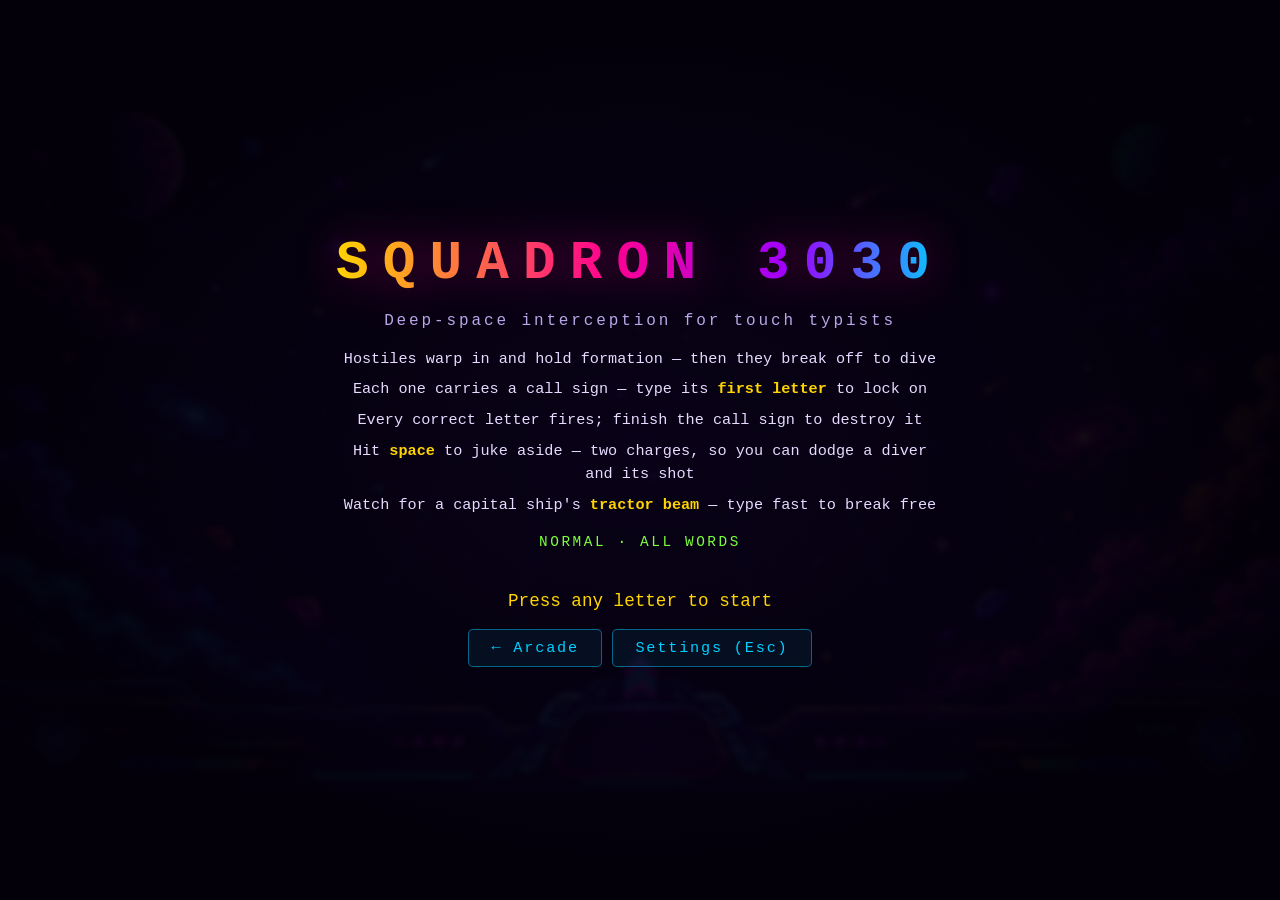
<file: squadron3030/index.html>
<!DOCTYPE html>
<html lang="en">
<head>
  <meta charset="UTF-8">
  <meta name="viewport" content="width=device-width, initial-scale=1.0">
  <link rel="icon" href="/favicon.ico" sizes="32x32">
  <link rel="icon" href="/favicon.svg" type="image/svg+xml">
  <link rel="apple-touch-icon" href="/apple-touch-icon.png">
  <title>Squadron 3030</title>
  <!-- Bump ?v= on every deploy: GitHub Pages caches assets for 10 minutes, and
       a page that loads new HTML against a stale script would break. -->
  <link rel="stylesheet" href="style.css?v=8">
  <script data-goatcounter="https://tippitype.goatcounter.com/count"
          async src="https://gc.zgo.at/count.js"></script>
</head>
<body>
  <canvas id="game"></canvas>

  <div id="menu" class="overlay">
    <h1>SQUADRON 3030</h1>
    <p class="tagline">Deep-space interception for touch typists</p>
    <ul class="howto">
      <li>Hostiles warp in and hold formation &mdash; then they break off to dive</li>
      <li>Each one carries a call sign &mdash; type its <strong>first letter</strong> to lock on</li>
      <li>Every correct letter fires; finish the call sign to destroy it</li>
      <li>Hit <strong>space</strong> to juke aside &mdash; two charges, so you can dodge a diver and its shot</li>
      <li>Watch for a capital ship's <strong>tractor beam</strong> &mdash; type fast to break free</li>
    </ul>
    <p id="menu-diff" class="menu-diff"></p>
    <p id="menu-best" class="menu-best"></p>
    <p class="start-hint">Press any letter to start</p>
    <div class="btn-row">
      <a class="btn" href="../">&larr; Arcade</a>
      <button id="menu-settings" class="btn">Settings (Esc)</button>
    </div>
  </div>

  <div id="gameover" class="overlay hidden">
    <h1 id="gameover-title">GAME OVER</h1>
    <div id="new-best" class="new-best hidden">NEW PERSONAL BEST</div>
    <div id="final-stats"></div>
    <div id="score-list" class="score-list"></div>
    <p class="start-hint">Press Enter to play again</p>
    <div class="btn-row">
      <a class="btn" href="../">&larr; Arcade</a>
      <button id="gameover-menu" class="btn">Main menu (M)</button>
      <button id="gameover-settings" class="btn">Settings (Esc)</button>
    </div>
  </div>

  <div id="settings" class="overlay hidden">
    <h1 id="settings-title">SETTINGS</h1>
    <div class="settings-body">
      <div class="setting-group">
        <div class="setting-label">Difficulty</div>
        <div class="chip-row">
          <button class="diff-btn chip" data-diff="beginner">Beginner</button>
          <button class="diff-btn chip" data-diff="easy">Easy</button>
          <button class="diff-btn chip" data-diff="normal">Normal</button>
          <button class="diff-btn chip" data-diff="hard">Hard</button>
          <button class="diff-btn chip" data-diff="master">Master</button>
        </div>
        <p class="hint">Up to Normal the ship dodges for you and landing a letter
          briefly shields you. From <strong>Hard</strong> both assists are off &mdash;
          staying alive is down to your <strong>space</strong> juke. You hold
          <strong>two charges</strong>, because an attack run is usually two
          threats: the diver, and the shot trailing about a second behind it.</p>
      </div>
      <div class="setting-group">
        <div class="setting-label">Word set</div>
        <div class="chip-row">
          <button class="set-btn chip" data-set="all">All words</button>
          <button class="set-btn chip" data-set="common">Common</button>
          <button class="set-btn chip" data-set="homerow">Home row</button>
          <button class="set-btn chip" data-set="left">Left hand</button>
          <button class="set-btn chip" data-set="right">Right hand</button>
        </div>
        <p class="hint">Squadron size adapts to the set &mdash; every ship on screen
          gets a different starting letter, so a target is never ambiguous.</p>
      </div>
      <div class="setting-group">
        <div class="setting-label">Keyboard guide</div>
        <div class="chip-row">
          <button class="kbd-btn chip" data-kbd="off">Off</button>
          <button class="kbd-btn chip" data-kbd="assist">When stuck</button>
          <button class="kbd-btn chip" data-kbd="always">Always</button>
        </div>
        <p class="hint">Fades a keyboard across the play field and lights up the
          next key, color-coded by the finger that should press it, so you can
          learn the reach without looking down.
          <strong>When stuck</strong> keeps it hidden until you miss three keys in
          a row, then shows it until you get one right &mdash; help when you need
          it, and nothing to lean on when you don't.</p>
      </div>
      <div class="setting-group">
        <div class="setting-label">
          <span>Music</span>
          <button id="music-toggle" class="toggle">ON</button>
        </div>
        <div class="slider-row">
          <input type="range" id="music-vol" min="0" max="100" step="1">
          <span id="music-vol-num" class="vol-num"></span>
        </div>
      </div>
      <div class="setting-group">
        <div class="setting-label"><span>Effects volume</span></div>
        <div class="slider-row">
          <input type="range" id="sfx-vol" min="0" max="100" step="1">
          <span id="sfx-vol-num" class="vol-num"></span>
        </div>
      </div>
    </div>
    <div class="btn-row">
      <button id="quit-btn" class="btn btn-danger hidden">Quit run (Q)</button>
      <button id="settings-back" class="btn">Back (Esc)</button>
    </div>
  </div>

  <script src="../shared/words.js?v=30"></script>
  <script src="../shared/keyboard.js?v=30"></script>
  <script src="sprites.js?v=8"></script>
  <script src="game.js?v=8"></script>
</body>
</html>
</file>
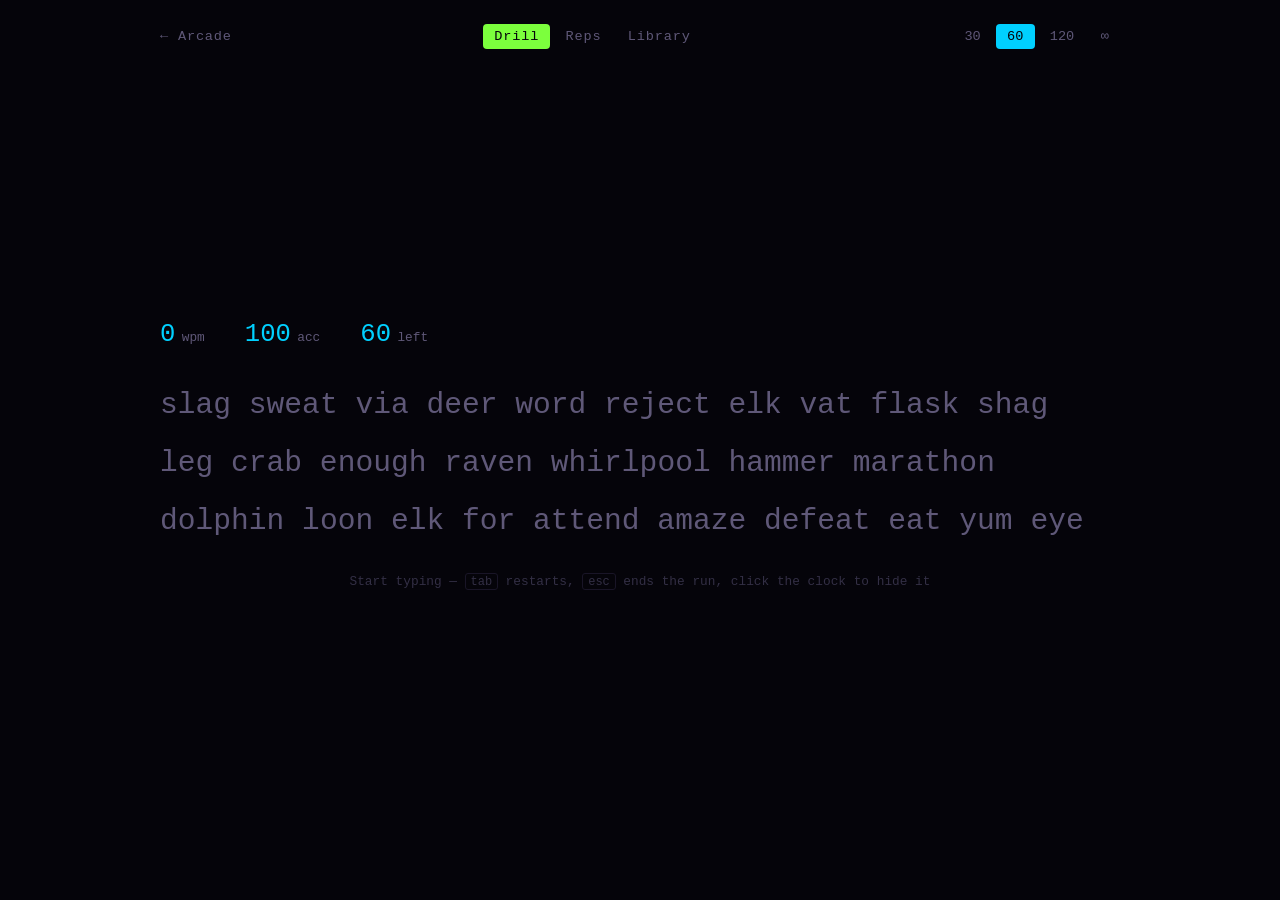
<file: trainer/index.html>
<!DOCTYPE html>
<html lang="en">
<head>
  <meta charset="UTF-8">
  <meta name="viewport" content="width=device-width, initial-scale=1.0">
  <link rel="icon" href="/favicon.ico" sizes="32x32">
  <link rel="icon" href="/favicon.svg" type="image/svg+xml">
  <link rel="apple-touch-icon" href="/apple-touch-icon.png">
  <title>Trainer</title>
  <meta name="description" content="An adaptive touch typing trainer that finds your weak keys and feeds you words that use them.">
  <!-- Bump ?v= on every deploy: GitHub Pages caches assets for 10 minutes, and
       a page that loads new HTML against a stale script would break. -->
  <link rel="stylesheet" href="style.css?v=7">
  <script data-goatcounter="https://tippitype.goatcounter.com/count"
          async src="https://gc.zgo.at/count.js"></script>
</head>
<body>
  <header class="bar">
    <a class="back" href="../">&larr; Arcade</a>
    <nav class="sources" id="sources" aria-label="What to type">
      <button type="button" data-source="drill" class="on">Drill</button>
      <button type="button" data-source="reps">Reps</button>
      <button type="button" data-source="library">Library</button>
    </nav>
    <nav class="modes" id="modes" aria-label="Session length">
      <button type="button" data-seconds="30">30</button>
      <button type="button" data-seconds="60">60</button>
      <button type="button" data-seconds="120">120</button>
      <button type="button" data-seconds="0">&infin;</button>
    </nav>
  </header>

  <main>
    <div class="hud" id="hud">
      <span class="stat"><b id="statWpm">0</b><i>wpm</i></span>
      <span class="stat"><b id="statAcc">100</b><i>acc</i></span>
      <button type="button" class="stat clock" id="clockToggle" title="Hide the clock">
        <b id="statClock">30</b><i id="statClockLabel">left</i>
      </button>
    </div>

    <!-- What the adaptation is doing, in the open. Without this the trainer
         looks like it is picking words at random and you have to take the
         adjustment on faith. -->
    <div class="focus" id="focus" hidden>
      <span class="focus-label">working on</span>
      <span class="focus-keys" id="focusKeys"></span>
    </div>

    <!-- Shown only in reps: the key being drilled, whose finger it is, and
         how many passes of the line are left. -->
    <div class="repsbar" id="repsbar" hidden>
      <span class="reps-label">drilling</span>
      <b class="reps-key" id="repsKey"></b>
      <i class="reps-finger" id="repsFinger"></i>
      <span class="reps-pips" id="repsPips"></span>
      <span class="reps-count" id="repsCount" title="Passes per drill">
        <button type="button" data-reps="3">3</button>
        <button type="button" data-reps="5">5</button>
        <button type="button" data-reps="8">8</button>
        <button type="button" data-reps="0">&infin;</button>
      </span>
    </div>

    <!-- Shown only while a book is open: which book, and how far in. -->
    <div class="bookbar" id="bookbar" hidden>
      <span class="bookname"><b id="bookTitle"></b><i id="bookMeta"></i></span>
      <span class="bar-track"><span class="bar-fill" id="bookFill"></span></span>
    </div>

    <div class="typer" id="typer">
      <div class="words" id="words"></div>
    </div>

    <p class="hint" id="hint">Start typing &mdash; <kbd>tab</kbd> restarts, <kbd>esc</kbd> ends the run,
      click the clock to hide it</p>
  </main>

  <!-- The shelf. Books are public domain, prepared by tools/fetch-books.py. -->
  <section class="shelf" id="shelf" hidden>
    <h2>Type a whole book</h2>
    <p class="shelf-lede">
      Every character as it was written &mdash; capitals, commas and quotation
      marks included, which is the fifth of real typing no word list covers.
      Your place is kept, so a book is somewhere to come back to.
    </p>
    <div class="shelf-list" id="shelfList"></div>
    <p class="shelf-error" id="shelfError" hidden>
      The library did not load. It needs to be served over HTTP &mdash; opening
      the page as a file will not do it.
    </p>
  </section>

  <section class="results" id="results" hidden>
    <div class="score">
      <div class="big"><b id="rWpm">0</b><i>wpm</i></div>
      <div class="big"><b id="rAcc">0</b><i>accuracy</i></div>
      <div class="big"><b id="rChars">0</b><i>characters</i></div>
    </div>

    <p class="bookdone" id="bookDone" hidden></p>
    <p class="bookdone" id="repsDone" hidden></p>

    <div class="panel">
      <h2>Your keyboard right now</h2>
      <p class="lede" id="rLede"></p>
      <div class="kb" id="kb" aria-hidden="true"></div>
      <ul class="legend">
        <li><span class="swatch cold"></span>faster than your average</li>
        <li><span class="swatch warm"></span>slower</li>
        <li><span class="swatch hot"></span>slow or inaccurate &mdash; being targeted</li>
        <li><span class="swatch none"></span>not enough data yet</li>
      </ul>
    </div>

    <div class="panel" id="weakPanel">
      <h2>Weakest keys</h2>
      <table class="weak" id="weakTable"></table>
    </div>

    <div class="actions">
      <button type="button" id="again">Again <kbd>tab</kbd></button>
      <button type="button" class="ghost" id="forget">Forget what you've learned about me</button>
    </div>
  </section>

  <!-- keyboard.js is canvas code the games draw with; the trainer only wants
       its finger map and palette, but it reads them from there rather than
       keeping a second copy that could drift out of step. -->
  <script src="../shared/keyboard.js?v=30"></script>
  <script src="../shared/words.js?v=30"></script>
  <script src="words.js?v=1"></script>
  <script src="trainer.js?v=7"></script>
  <script src="book.js?v=3"></script>
  <script src="reps.js?v=1"></script>
</body>
</html>
</file>
<file: hub.css>
* {
  margin: 0;
  padding: 0;
  box-sizing: border-box;
}

:root {
  --mono: ui-monospace, "SF Mono", Menlo, Consolas, "Courier New", monospace;

  /* The same pure hues the games use, so the front door matches the rooms */
  --blue: #1E5BFF;
  --cyan: #00D0FF;
  --purple: #9D00FF;
  --magenta: #FF0090;
  --orange: #FF6A00;
  --yellow: #FFD400;
  --lime: #7CFF3D;

  --text: #F2ECFF;
  --dim: #A99BD6;
  --bg: #04010C;
}

html {
  scroll-behavior: smooth;
}

body {
  min-height: 100%;
  font-family: var(--mono);
  color: var(--text);
  /* Tight saturated pools over a near-black ground, matching the games */
  background:
    radial-gradient(ellipse 60% 40% at 18% 4%, rgba(157, 0, 255, 0.26), transparent 65%),
    radial-gradient(ellipse 55% 35% at 88% 20%, rgba(255, 0, 144, 0.2), transparent 65%),
    radial-gradient(ellipse 50% 35% at 60% 60%, rgba(0, 208, 255, 0.16), transparent 65%),
    radial-gradient(ellipse 55% 40% at 25% 92%, rgba(30, 91, 255, 0.18), transparent 65%),
    var(--bg);
  background-attachment: fixed;
  padding: 0 1.25rem 3rem;
  -webkit-font-smoothing: antialiased;
}

/* Starfield with a few colored stars, as in the games */
.stars {
  position: fixed;
  inset: 0;
  pointer-events: none;
  z-index: 0;
  background-image:
    radial-gradient(1.5px 1.5px at 12% 18%, rgba(255,255,255,0.85), transparent),
    radial-gradient(1.2px 1.2px at 68% 12%, rgba(0,208,255,0.8), transparent),
    radial-gradient(1.6px 1.6px at 32% 62%, rgba(255,255,255,0.7), transparent),
    radial-gradient(1.3px 1.3px at 82% 72%, rgba(255,0,144,0.65), transparent),
    radial-gradient(1.3px 1.3px at 52% 34%, rgba(255,255,255,0.55), transparent),
    radial-gradient(1.2px 1.2px at 92% 42%, rgba(124,255,61,0.6), transparent),
    radial-gradient(1.5px 1.5px at 22% 88%, rgba(255,255,255,0.6), transparent),
    radial-gradient(1.2px 1.2px at 74% 92%, rgba(255,212,0,0.55), transparent),
    radial-gradient(1.1px 1.1px at 44% 8%, rgba(255,255,255,0.5), transparent),
    radial-gradient(1.2px 1.2px at 6% 48%, rgba(157,0,255,0.6), transparent);
  background-size: 100% 100%;
}

.hero, .games, .drills, footer {
  position: relative;
  z-index: 1;
  max-width: 60rem;
  margin: 0 auto;
}

.hero {
  text-align: center;
  padding: clamp(3rem, 9vw, 6rem) 0 clamp(2rem, 5vw, 3.5rem);
}

.hero h1 {
  font-size: clamp(2.1rem, 7vw, 4.2rem);
  letter-spacing: 0.26em;
  font-weight: 700;
  /* Runs the full arcade spectrum, each stop a pure hue */
  background: linear-gradient(90deg,
    var(--cyan) 0%,
    var(--lime) 22%,
    var(--yellow) 42%,
    var(--orange) 58%,
    var(--magenta) 78%,
    var(--purple) 100%);
  -webkit-background-clip: text;
  background-clip: text;
  color: transparent;
  filter: drop-shadow(0 0 26px rgba(255, 0, 144, 0.45))
          drop-shadow(0 0 60px rgba(157, 0, 255, 0.3));
}

.hero .sub {
  margin-top: 1rem;
  font-size: clamp(0.95rem, 2vw, 1.15rem);
  color: var(--text);
  letter-spacing: 0.1em;
}

.hero .note {
  margin-top: 0.55rem;
  font-size: 0.85rem;
  color: var(--dim);
}

/* ---- Game cards ---- */
.games {
  display: grid;
  grid-template-columns: repeat(auto-fit, minmax(19rem, 1fr));
  gap: 1.5rem;
}

.card {
  --accent: var(--cyan);
  --accent-2: var(--yellow);
  display: flex;
  flex-direction: column;
  text-decoration: none;
  color: inherit;
  border-radius: 14px;
  overflow: hidden;
  background: rgba(255, 255, 255, 0.03);
  border: 1px solid rgba(255, 255, 255, 0.1);
  transition: transform 0.18s ease, box-shadow 0.18s ease, border-color 0.18s ease;
}

.card-trainer {
  --accent: var(--lime);
  --accent-2: var(--cyan);
}

.card-squadron {
  --accent: var(--magenta);
  --accent-2: var(--lime);
}

.card-sentinel {
  --accent: #FF6A3D;
  --accent-2: #4DC4FF;
}

.card-burrow {
  --accent: #FFD400;
  --accent-2: #7CFF3D;
}

.card-sq3030 {
  --accent: #00D0FF;
  --accent-2: #FF0090;
}

.card-bugparade {
  --accent: #7CFF3D;
  --accent-2: #FF0090;
}

.card-finale {
  --accent: #FFD400;
  --accent-2: #FF6A00;
}

.card-coconut {
  --accent: #00D0FF;
  --accent-2: #FFD400;
}

.card:hover {
  transform: translateY(-5px);
  border-color: color-mix(in srgb, var(--accent) 55%, transparent);
  box-shadow: 0 14px 44px color-mix(in srgb, var(--accent) 32%, transparent);
}

.art {
  padding: 1.4rem 1rem 0.4rem;
  display: flex;
  justify-content: center;
  /* Plain fallback first: where color-mix is unsupported the whole
     declaration is dropped, and a shorthand would leave nothing behind. */
  background: linear-gradient(180deg, rgba(255, 255, 255, 0.07), transparent);
  background: linear-gradient(180deg,
    color-mix(in srgb, var(--accent) 16%, transparent), transparent);
}

.art svg {
  width: 100%;
  max-width: 15rem;
  height: auto;
}

/* The painted games' cards carry a frame of the game itself rather than line
   art, so they want a little more room and an edge to sit behind. */
.art img {
  width: 100%;
  max-width: 17rem;
  height: auto;
  border-radius: 8px;
  border: 1px solid rgba(255, 255, 255, 0.14);
  box-shadow: 0 6px 18px rgba(0, 0, 0, 0.4);
}

.body {
  padding: 1.1rem 1.4rem 1.5rem;
  display: flex;
  flex-direction: column;
  gap: 0.5rem;
  flex: 1;
}

.body h2 {
  font-size: 1.35rem;
  letter-spacing: 0.08em;
  display: flex;
  align-items: center;
  gap: 0.6rem;
  flex-wrap: wrap;
  color: var(--accent);
  text-shadow: 0 0 18px color-mix(in srgb, var(--accent) 45%, transparent);
}

.badge {
  font-size: 0.6rem;
  letter-spacing: 0.18em;
  font-weight: bold;
  color: #04010C;
  background: linear-gradient(90deg, var(--yellow), var(--orange));
  padding: 0.18rem 0.5rem;
  border-radius: 999px;
  box-shadow: 0 0 16px rgba(255, 106, 0, 0.5);
}

.genre {
  font-size: 0.7rem;
  letter-spacing: 0.24em;
  text-transform: uppercase;
  color: var(--dim);
}

.desc {
  font-size: 0.88rem;
  line-height: 1.55;
  color: #D9CEF5;
}

.tags {
  list-style: none;
  display: flex;
  flex-wrap: wrap;
  gap: 0.4rem;
  margin-top: 0.15rem;
}

.tags li {
  font-size: 0.7rem;
  letter-spacing: 0.06em;
  color: var(--dim);
  border: 1px solid rgba(255, 255, 255, 0.18);
  border-color: color-mix(in srgb, var(--accent) 34%, transparent);
  border-radius: 999px;
  padding: 0.2rem 0.6rem;
}

.play {
  margin-top: auto;
  padding-top: 0.9rem;
  font-size: 0.95rem;
  letter-spacing: 0.14em;
  font-weight: bold;
  color: var(--accent-2);
  text-shadow: 0 0 16px color-mix(in srgb, var(--accent-2) 45%, transparent);
}

/* ---- Practice section ---- */
.drills {
  margin-top: 3rem;
  padding: 1.6rem 1.8rem;
  border-radius: 14px;
  background: rgba(255, 255, 255, 0.028);
  border: 1px solid rgba(255, 255, 255, 0.08);
}

.drills h3 {
  font-size: 0.78rem;
  letter-spacing: 0.24em;
  text-transform: uppercase;
  color: var(--cyan);
  margin-bottom: 0.8rem;
}

.drills p {
  font-size: 0.88rem;
  line-height: 1.6;
  color: #D9CEF5;
  max-width: 46rem;
}

.drills ul {
  list-style: none;
  margin: 0.9rem 0;
  display: grid;
  grid-template-columns: repeat(auto-fit, minmax(15rem, 1fr));
  gap: 0.45rem;
  font-size: 0.85rem;
  color: #D9CEF5;
}

.drills li::before {
  content: "▸ ";
  color: var(--lime);
}

.drills strong { color: var(--text); }

.stat-note {
  font-size: 0.8rem !important;
  color: var(--dim) !important;
}

footer {
  margin-top: 2.5rem;
  text-align: center;
  font-size: 0.78rem;
  color: var(--dim);
  line-height: 1.9;
}

footer a {
  color: var(--cyan);
  text-decoration-color: color-mix(in srgb, var(--cyan) 45%, transparent);
}

footer a:hover { color: var(--lime); }

/* ============================================================
   Motion.

   Everything above this line is still, which is an odd thing for the front
   door of an arcade to be. The rule for what goes in here: it runs once on
   arrival or it runs slowly forever, and none of it moves while you are
   reading. A page that fidgets under a paragraph is worse than a page that
   sits there.

   All of it is switched off wholesale at the bottom for anyone who has asked
   their system for less motion.
   ============================================================ */

/* The title already runs the arcade spectrum; this walks the spectrum across
   it slowly enough that you notice it only if you stop and look. */
.hero h1 {
  background-size: 220% auto;
  animation: hue-drift 14s linear infinite;
}

@keyframes hue-drift {
  to { background-position: 220% center; }
}

/* The starfield was a fixed sheet of dots. Two layers breathing out of phase
   read as stars; one layer fading in and out together reads as the whole page
   dimming, which is why the second set lives on ::after rather than being
   more gradients on the same element. */
.stars {
  animation: twinkle-a 7s ease-in-out infinite;
}

.stars::after {
  content: "";
  position: absolute;
  inset: 0;
  background-image:
    radial-gradient(1.4px 1.4px at 40% 22%, rgba(255,255,255,0.7), transparent),
    radial-gradient(1.2px 1.2px at 86% 58%, rgba(0,208,255,0.6), transparent),
    radial-gradient(1.3px 1.3px at 16% 34%, rgba(255,212,0,0.5), transparent),
    radial-gradient(1.1px 1.1px at 62% 78%, rgba(255,255,255,0.55), transparent),
    radial-gradient(1.2px 1.2px at 30% 70%, rgba(157,0,255,0.5), transparent),
    radial-gradient(1.3px 1.3px at 78% 28%, rgba(124,255,61,0.45), transparent);
  animation: twinkle-b 11s ease-in-out infinite;
}

@keyframes twinkle-a {
  0%, 100% { opacity: 0.62; }
  50%      { opacity: 1; }
}

@keyframes twinkle-b {
  0%, 100% { opacity: 1; }
  50%      { opacity: 0.5; }
}

/* The cards deal themselves in. `backwards` rather than `both` on purpose:
   `both` would leave the animation's own `transform: none` sitting on the
   card for good, and an animation outranks a normal rule, so the lift on
   hover would stop working the moment the entrance finished. */
.card {
  animation: deal-in 0.5s cubic-bezier(0.2, 0.7, 0.3, 1) backwards;
}

.card:nth-child(1) { animation-delay: 0.04s; }
.card:nth-child(2) { animation-delay: 0.10s; }
.card:nth-child(3) { animation-delay: 0.16s; }
.card:nth-child(4) { animation-delay: 0.22s; }
.card:nth-child(5) { animation-delay: 0.28s; }
.card:nth-child(6) { animation-delay: 0.34s; }
.card:nth-child(7) { animation-delay: 0.40s; }
.card:nth-child(8) { animation-delay: 0.46s; }
.card:nth-child(9) { animation-delay: 0.52s; }

@keyframes deal-in {
  from { opacity: 0; transform: translateY(16px); }
}

/* Hover had the card lift but everything inside it stayed put, which made it
   feel like a sheet of paper rather than a thing with a picture in it. */
.art img,
.art svg {
  transition: transform 0.25s ease;
}

.card:hover .art img,
.card:hover .art svg {
  transform: scale(1.035);
}

.play {
  display: inline-block;
  transition: transform 0.18s ease;
}

.card:hover .play {
  transform: translateX(5px);
}

/* ---- The typed tagline ----
   Every character is in the page from the start and only revealed in turn, so
   the line is laid out once and nothing below it moves while it runs. Typing
   into an empty element instead would reflow the paragraph on the character
   that wraps and jolt the line under it. */
.hero .sub .ch {
  position: relative;
  opacity: 0;
}

.hero .sub .ch.on {
  opacity: 1;
}

/* The caret rides the character being revealed, so it walks the line the way
   the trainer's does rather than sitting at a fixed point. */
.hero .sub .ch.cur::after {
  content: "";
  position: absolute;
  right: -0.09em;
  top: 0.08em;
  bottom: 0.08em;
  width: 2px;
  background: var(--cyan);
  box-shadow: 0 0 8px var(--cyan);
}

@media (prefers-reduced-motion: reduce) {
  .hero h1,
  .stars,
  .stars::after,
  .card {
    animation: none;
  }
  .art img,
  .art svg,
  .play {
    transition: none;
  }
  /* The script leaves the line alone under reduced motion, but if it has
     already run this keeps every character visible regardless. */
  .hero .sub .ch { opacity: 1; }
  .hero .sub .ch.cur::after { display: none; }
}
</file>
<file: blaster/style.css>
* {
  margin: 0;
  padding: 0;
  box-sizing: border-box;
}

:root {
  --mono: ui-monospace, "SF Mono", Menlo, Consolas, "Courier New", monospace;
  --cyan: #7fd4ff;
  --amber: #ffd97a;
  --green: #7fffb2;
  --dim: #8aa8c8;
  --text: #cfe8ff;
  --bg: #05070f;
}

html, body {
  height: 100%;
  overflow: hidden;
  background: var(--bg);
  font-family: var(--mono);
  color: var(--text);
  -webkit-font-smoothing: antialiased;
}

#game {
  display: block;
  width: 100vw;
  height: 100vh;
}

.overlay {
  position: fixed;
  inset: 0;
  display: flex;
  flex-direction: column;
  align-items: center;
  justify-content: center;
  gap: 1.1rem;
  background: radial-gradient(ellipse at center, rgba(6, 10, 24, 0.82) 0%, rgba(3, 5, 12, 0.94) 70%);
  backdrop-filter: blur(3px);
  text-align: center;
  padding: 2rem 1.5rem;
  overflow-y: auto;
}

.overlay.hidden {
  display: none;
}

.overlay h1 {
  font-size: clamp(2rem, 5.5vw, 3.6rem);
  letter-spacing: 0.3em;
  font-weight: 700;
  color: #eaf6ff;
  text-shadow: 0 0 24px rgba(96, 190, 255, 0.65), 0 0 60px rgba(96, 190, 255, 0.25);
}

.tagline {
  font-size: 1rem;
  color: var(--dim);
  letter-spacing: 0.18em;
}

.howto {
  list-style: none;
  max-width: 36rem;
  display: flex;
  flex-direction: column;
  gap: 0.5rem;
  font-size: 0.95rem;
  color: #b8d4ee;
  line-height: 1.5;
}

.howto strong {
  color: var(--amber);
}

.menu-diff {
  font-size: 0.9rem;
  letter-spacing: 0.18em;
  color: var(--amber);
  text-transform: uppercase;
}

.menu-best {
  font-size: 0.88rem;
  color: var(--dim);
  letter-spacing: 0.06em;
}

.start-hint {
  margin-top: 0.4rem;
  font-size: 1.1rem;
  color: var(--green);
  animation: pulse 1.6s ease-in-out infinite;
}

@keyframes pulse {
  0%, 100% { opacity: 1; }
  50% { opacity: 0.35; }
}

.new-best {
  font-size: 0.95rem;
  font-weight: bold;
  letter-spacing: 0.25em;
  color: #05070f;
  background: var(--amber);
  padding: 0.35rem 1rem;
  border-radius: 999px;
  box-shadow: 0 0 24px rgba(255, 217, 122, 0.55);
}

.new-best.hidden {
  display: none;
}

#final-stats {
  display: grid;
  grid-template-columns: auto auto;
  gap: 0.35rem 1.8rem;
  font-size: 1.05rem;
  text-align: left;
}

#final-stats .label {
  color: var(--dim);
}

#final-stats .value {
  color: #ffffff;
  text-align: right;
  font-weight: bold;
}

/* ---- High score table ---- */
.score-list {
  min-width: min(24rem, 88vw);
}

.score-head {
  font-size: 0.72rem;
  letter-spacing: 0.22em;
  color: var(--dim);
  margin-bottom: 0.5rem;
  padding-bottom: 0.4rem;
  border-bottom: 1px solid rgba(138, 168, 200, 0.2);
}

.score-list ol {
  list-style: none;
  display: flex;
  flex-direction: column;
  gap: 0.15rem;
}

.score-list li {
  display: grid;
  grid-template-columns: 1.4rem 4.5rem 1fr;
  align-items: baseline;
  gap: 0.6rem;
  padding: 0.28rem 0.5rem;
  border-radius: 4px;
  font-size: 0.85rem;
  text-align: left;
}

.score-list li.me {
  background: rgba(255, 217, 122, 0.14);
  box-shadow: inset 0 0 0 1px rgba(255, 217, 122, 0.35);
}

.score-list .rank { color: var(--dim); }
.score-list .sc { color: #ffffff; font-weight: bold; text-align: right; }
.score-list .meta { color: var(--dim); font-size: 0.78rem; }

/* ---- Buttons & controls ---- */
.btn {
  font-family: inherit;
  font-size: 0.95rem;
  letter-spacing: 0.12em;
  color: var(--cyan);
  background: rgba(127, 212, 255, 0.06);
  border: 1px solid rgba(127, 212, 255, 0.45);
  border-radius: 5px;
  padding: 0.55rem 1.5rem;
  cursor: pointer;
  transition: background 0.15s, color 0.15s, box-shadow 0.15s;
}

.btn:hover {
  background: rgba(127, 212, 255, 0.16);
  color: #ffffff;
  box-shadow: 0 0 18px rgba(127, 212, 255, 0.25);
}

.btn-row {
  display: flex;
  flex-wrap: wrap;
  gap: 0.6rem;
  justify-content: center;
  align-items: center;
}

a.btn {
  text-decoration: none;
  display: inline-block;
}

.btn-danger {
  color: #ff9b8a;
  background: rgba(255, 120, 100, 0.06);
  border-color: rgba(255, 120, 100, 0.45);
}

.btn-danger:hover {
  background: rgba(255, 120, 100, 0.16);
  box-shadow: 0 0 18px rgba(255, 120, 100, 0.22);
}

/* Second press confirms — guards against ending a good run by accident */
.btn-danger.armed {
  color: #05070f;
  background: #ff9b8a;
  border-color: #ff9b8a;
  font-weight: bold;
}

.btn-danger.hidden {
  display: none;
}

.settings-body {
  display: flex;
  flex-direction: column;
  gap: 1.4rem;
  min-width: min(26rem, 90vw);
  max-width: 32rem;
}

.setting-group {
  display: flex;
  flex-direction: column;
  gap: 0.6rem;
}

.setting-label {
  display: flex;
  align-items: center;
  justify-content: space-between;
  gap: 1rem;
  font-size: 0.78rem;
  letter-spacing: 0.22em;
  color: var(--dim);
  text-transform: uppercase;
}

.hint {
  font-size: 0.75rem;
  color: rgba(138, 168, 200, 0.7);
  text-align: left;
  line-height: 1.4;
}

.chip-row {
  display: flex;
  flex-wrap: wrap;
  gap: 0.45rem;
}

.chip {
  font-family: inherit;
  font-size: 0.85rem;
  color: var(--dim);
  background: rgba(255, 255, 255, 0.03);
  border: 1px solid rgba(138, 168, 200, 0.35);
  border-radius: 999px;
  padding: 0.4rem 0.85rem;
  cursor: pointer;
  transition: background 0.15s, color 0.15s, border-color 0.15s;
}

.chip:hover {
  color: #ffffff;
  border-color: rgba(127, 212, 255, 0.7);
}

.chip.selected {
  color: #05070f;
  background: var(--amber);
  border-color: var(--amber);
  font-weight: bold;
  box-shadow: 0 0 16px rgba(255, 217, 122, 0.35);
}

.toggle {
  font-family: inherit;
  font-size: 0.82rem;
  font-weight: bold;
  letter-spacing: 0.12em;
  min-width: 4rem;
  color: #05070f;
  background: var(--green);
  border: none;
  border-radius: 999px;
  padding: 0.3rem 0.9rem;
  cursor: pointer;
}

.toggle.off {
  color: var(--dim);
  background: rgba(138, 168, 200, 0.18);
}

.slider-row {
  display: flex;
  align-items: center;
  gap: 0.9rem;
}

.slider-row input[type="range"] {
  flex: 1;
  accent-color: var(--cyan);
  cursor: pointer;
}

.vol-num {
  min-width: 2.4rem;
  text-align: right;
  color: var(--text);
  font-size: 0.9rem;
}
</file>
<file: bugparade/style.css>
* {
  margin: 0;
  padding: 0;
  box-sizing: border-box;
}

:root {
  --mono: ui-monospace, "SF Mono", Menlo, Consolas, "Courier New", monospace;
  --hot: #FF0090;
  --violet: #9D00FF;
  --gold: #FFD400;
  --mint: #7CFF3D;
  --sky: #00D0FF;
  --dim: #B9A8E8;
  --text: #F5F0FF;
  --bg: #050110;
}

html, body {
  height: 100%;
  overflow: hidden;
  background: var(--bg);
  font-family: var(--mono);
  color: var(--text);
  -webkit-font-smoothing: antialiased;
}

#game {
  display: block;
  width: 100vw;
  height: 100vh;
}

.overlay {
  position: fixed;
  inset: 0;
  display: flex;
  flex-direction: column;
  align-items: center;
  justify-content: center;
  gap: 1.1rem;
  background: radial-gradient(ellipse at center, rgba(10, 2, 26, 0.9) 0%, rgba(3, 0, 10, 0.96) 70%);
  backdrop-filter: blur(3px);
  text-align: center;
  padding: 2rem 1.5rem;
  overflow-y: auto;
}

.overlay.hidden {
  display: none;
}

.overlay h1 {
  font-size: clamp(1.9rem, 5.2vw, 3.4rem);
  letter-spacing: 0.26em;
  font-weight: 700;
  background: linear-gradient(90deg, #7CFF3D 0%, #FFD400 30%, #FF0090 62%, #9D00FF 100%);
  -webkit-background-clip: text;
  background-clip: text;
  color: transparent;
  filter: drop-shadow(0 0 22px rgba(255, 0, 144, 0.45));
}

.tagline {
  font-size: 1rem;
  color: var(--dim);
  letter-spacing: 0.18em;
}

.howto {
  list-style: none;
  max-width: 38rem;
  display: flex;
  flex-direction: column;
  gap: 0.5rem;
  font-size: 0.95rem;
  color: #E6DBFF;
  line-height: 1.5;
}

.howto strong {
  color: var(--gold);
}

.menu-diff {
  font-size: 0.9rem;
  letter-spacing: 0.18em;
  color: var(--mint);
  text-transform: uppercase;
}

.menu-best {
  font-size: 0.88rem;
  color: var(--dim);
  letter-spacing: 0.06em;
}

.start-hint {
  margin-top: 0.4rem;
  font-size: 1.1rem;
  color: var(--gold);
  animation: pulse 1.6s ease-in-out infinite;
}

@keyframes pulse {
  0%, 100% { opacity: 1; }
  50% { opacity: 0.35; }
}

.new-best {
  font-size: 0.95rem;
  font-weight: bold;
  letter-spacing: 0.25em;
  color: #05010F;
  background: linear-gradient(90deg, var(--gold), var(--hot));
  padding: 0.35rem 1rem;
  border-radius: 999px;
  box-shadow: 0 0 26px rgba(255, 0, 144, 0.5);
}

.new-best.hidden {
  display: none;
}

#final-stats {
  display: grid;
  grid-template-columns: auto auto;
  gap: 0.35rem 1.8rem;
  font-size: 1.05rem;
  text-align: left;
}

#final-stats .label { color: var(--dim); }

#final-stats .value {
  color: #ffffff;
  text-align: right;
  font-weight: bold;
}

/* ---- High score table ---- */
.score-list { min-width: min(24rem, 88vw); }

.score-head {
  font-size: 0.72rem;
  letter-spacing: 0.22em;
  color: var(--dim);
  margin-bottom: 0.5rem;
  padding-bottom: 0.4rem;
  border-bottom: 1px solid rgba(185, 168, 232, 0.25);
}

.score-list ol {
  list-style: none;
  display: flex;
  flex-direction: column;
  gap: 0.15rem;
}

.score-list li {
  display: grid;
  grid-template-columns: 1.4rem 4.5rem 1fr;
  align-items: baseline;
  gap: 0.6rem;
  padding: 0.28rem 0.5rem;
  border-radius: 4px;
  font-size: 0.85rem;
  text-align: left;
}

.score-list li.me {
  background: rgba(255, 0, 144, 0.16);
  box-shadow: inset 0 0 0 1px rgba(255, 0, 144, 0.4);
}

.score-list .rank { color: var(--dim); }
.score-list .sc { color: #ffffff; font-weight: bold; text-align: right; }
.score-list .meta { color: var(--dim); font-size: 0.78rem; }

/* ---- Buttons & controls ---- */
.btn {
  font-family: inherit;
  font-size: 0.95rem;
  letter-spacing: 0.12em;
  color: var(--sky);
  background: rgba(0, 208, 255, 0.07);
  border: 1px solid rgba(0, 208, 255, 0.45);
  border-radius: 5px;
  padding: 0.55rem 1.4rem;
  cursor: pointer;
  transition: background 0.15s, color 0.15s, box-shadow 0.15s;
}

.btn:hover {
  background: rgba(0, 208, 255, 0.18);
  color: #ffffff;
  box-shadow: 0 0 18px rgba(0, 208, 255, 0.3);
}

a.btn {
  text-decoration: none;
  display: inline-block;
}

.btn-row {
  display: flex;
  flex-wrap: wrap;
  gap: 0.6rem;
  justify-content: center;
  align-items: center;
}

.btn-danger {
  color: #FF4D6D;
  background: rgba(255, 45, 110, 0.07);
  border-color: rgba(255, 45, 110, 0.45);
}

.btn-danger:hover {
  background: rgba(255, 45, 110, 0.18);
  box-shadow: 0 0 18px rgba(255, 45, 110, 0.25);
}

/* Second press confirms — guards against ending a good run by accident */
.btn-danger.armed {
  color: #05010F;
  background: #FF4D6D;
  border-color: #FF4D6D;
  font-weight: bold;
}

.btn-danger.hidden { display: none; }

.settings-body {
  display: flex;
  flex-direction: column;
  gap: 1.4rem;
  min-width: min(26rem, 90vw);
  max-width: 32rem;
}

.setting-group {
  display: flex;
  flex-direction: column;
  gap: 0.6rem;
}

.setting-label {
  display: flex;
  align-items: center;
  justify-content: space-between;
  gap: 1rem;
  font-size: 0.78rem;
  letter-spacing: 0.22em;
  color: var(--dim);
  text-transform: uppercase;
}

.hint {
  font-size: 0.75rem;
  color: rgba(185, 168, 232, 0.75);
  text-align: left;
  line-height: 1.45;
}

.hint strong { color: var(--gold); }

.chip-row {
  display: flex;
  flex-wrap: wrap;
  gap: 0.45rem;
}

.chip {
  font-family: inherit;
  font-size: 0.85rem;
  color: var(--dim);
  background: rgba(255, 255, 255, 0.04);
  border: 1px solid rgba(185, 168, 232, 0.35);
  border-radius: 999px;
  padding: 0.4rem 0.85rem;
  cursor: pointer;
  transition: background 0.15s, color 0.15s, border-color 0.15s;
}

.chip:hover {
  color: #ffffff;
  border-color: rgba(124, 255, 61, 0.7);
}

.chip.selected {
  color: #05010F;
  background: linear-gradient(90deg, var(--mint), var(--sky));
  border-color: transparent;
  font-weight: bold;
  box-shadow: 0 0 18px rgba(124, 255, 61, 0.35);
}

.toggle {
  font-family: inherit;
  font-size: 0.82rem;
  font-weight: bold;
  letter-spacing: 0.12em;
  min-width: 4rem;
  color: #05010F;
  background: var(--mint);
  border: none;
  border-radius: 999px;
  padding: 0.3rem 0.9rem;
  cursor: pointer;
}

.toggle.off {
  color: var(--dim);
  background: rgba(185, 168, 232, 0.2);
}

.slider-row {
  display: flex;
  align-items: center;
  gap: 0.9rem;
}

.slider-row input[type="range"] {
  flex: 1;
  accent-color: var(--hot);
  cursor: pointer;
}

.vol-num {
  min-width: 2.4rem;
  text-align: right;
  color: var(--text);
  font-size: 0.9rem;
}
</file>
<file: burrow/style.css>
* {
  margin: 0;
  padding: 0;
  box-sizing: border-box;
}

:root {
  --mono: ui-monospace, "SF Mono", Menlo, Consolas, "Courier New", monospace;

  /* Taken from the artwork rather than chosen alongside it: the six ant tints
     are the ones sprites.js draws with, and the creams and inks are the panel
     colors sampled off the sheets. The screens and the garden are then the
     same set of colors, not two palettes that happen to sit together. */
  --ant-red: #D8352A;
  --ant-orange: #E8752A;
  --ant-yellow: #E8B31C;
  --ant-green: #4E9E32;
  --ant-blue: #2E6FD0;
  --ant-purple: #8B4FB0;

  --hot: var(--ant-red);
  --violet: var(--ant-purple);
  --gold: #F2C230;          /* the cream plate's warm edge, lifted to read on dark */
  --mint: #7FD13B;          /* the combo bar's green */
  --sky: #5B9BE8;           /* the blue ant, lifted the same way */
  --dim: #B39A70;           /* weathered cream */
  --text: #F6E7C3;          /* UI_CREAM, straight off the panels */
  --bg: #241708;            /* the earth inside the burrow */
}

html, body {
  height: 100%;
  overflow: hidden;
  background: var(--bg);
  font-family: var(--mono);
  color: var(--text);
  -webkit-font-smoothing: antialiased;
}

#game {
  display: block;
  width: 100vw;
  height: 100vh;
}

.overlay {
  position: fixed;
  inset: 0;
  display: flex;
  flex-direction: column;
  align-items: center;
  justify-content: center;
  gap: 1.1rem;
  background: radial-gradient(ellipse at center, rgba(12, 9, 5, 0.88) 0%, rgba(3, 2, 1, 0.96) 72%);
  backdrop-filter: blur(3px);
  text-align: center;
  padding: 2rem 1.5rem;
  overflow-y: auto;
}

.overlay.hidden {
  display: none;
}


.overlay h1 {
  font-size: clamp(1.9rem, 5.2vw, 3.4rem);
  letter-spacing: 0.26em;
  font-weight: 700;
  /* The column itself, in order: the six ants the game is made of, so the
     title is colored by the thing that just beat you. */
  background: linear-gradient(90deg,
    var(--ant-red) 0%,
    var(--ant-orange) 20%,
    var(--ant-yellow) 40%,
    #5FB233 60%,
    #3F86E0 80%,
    #9B5FC0 100%);
  -webkit-background-clip: text;
  background-clip: text;
  color: transparent;
  filter: drop-shadow(0 2px 0 rgba(58, 38, 16, 0.55))
          drop-shadow(0 0 26px rgba(232, 179, 28, 0.28));
}

.tagline {
  font-size: 1rem;
  color: var(--dim);
  letter-spacing: 0.18em;
}

.howto {
  list-style: none;
  max-width: 38rem;
  display: flex;
  flex-direction: column;
  gap: 0.5rem;
  font-size: 0.95rem;
  color: #FFF3D6;
  line-height: 1.5;
}

.howto strong {
  color: var(--gold);
}

.menu-diff {
  font-size: 0.9rem;
  letter-spacing: 0.18em;
  color: var(--mint);
  text-transform: uppercase;
}

.menu-best {
  font-size: 0.88rem;
  color: var(--dim);
  letter-spacing: 0.06em;
}

.start-hint {
  margin-top: 0.4rem;
  font-size: 1.1rem;
  color: var(--gold);
  animation: pulse 1.6s ease-in-out infinite;
}

@keyframes pulse {
  0%, 100% { opacity: 1; }
  50% { opacity: 0.35; }
}

.new-best {
  font-size: 0.95rem;
  font-weight: bold;
  letter-spacing: 0.25em;
  color: #2E2018;
  background: linear-gradient(90deg, var(--gold), var(--hot));
  padding: 0.35rem 1rem;
  border-radius: 999px;
  box-shadow: 0 0 26px rgba(214, 69, 60, 0.5);
}

.new-best.hidden {
  display: none;
}

#final-stats {
  display: grid;
  grid-template-columns: auto auto;
  gap: 0.35rem 1.8rem;
  font-size: 1.05rem;
  text-align: left;
}

#final-stats .label { color: var(--dim); }

#final-stats .value {
  color: #ffffff;
  text-align: right;
  font-weight: bold;
}

/* ---- High score table ---- */
.score-list { min-width: min(24rem, 88vw); }

.score-head {
  font-size: 0.72rem;
  letter-spacing: 0.22em;
  color: var(--dim);
  margin-bottom: 0.5rem;
  padding-bottom: 0.4rem;
  border-bottom: 1px solid rgba(160, 138, 106, 0.25);
}

.score-list ol {
  list-style: none;
  display: flex;
  flex-direction: column;
  gap: 0.15rem;
}

.score-list li {
  display: grid;
  grid-template-columns: 1.4rem 4.5rem 1fr;
  align-items: baseline;
  gap: 0.6rem;
  padding: 0.28rem 0.5rem;
  border-radius: 4px;
  font-size: 0.85rem;
  text-align: left;
}

.score-list li.me {
  background: rgba(214, 69, 60, 0.16);
  box-shadow: inset 0 0 0 1px rgba(214, 69, 60, 0.4);
}

.score-list .rank { color: var(--dim); }
.score-list .sc { color: #ffffff; font-weight: bold; text-align: right; }
.score-list .meta { color: var(--dim); font-size: 0.78rem; }

/* ---- Buttons & controls ---- */
.btn {
  font-family: inherit;
  font-size: 0.95rem;
  letter-spacing: 0.12em;
  color: var(--sky);
  background: rgba(127, 200, 222, 0.07);
  border: 1px solid rgba(127, 200, 222, 0.45);
  border-radius: 5px;
  padding: 0.55rem 1.4rem;
  cursor: pointer;
  transition: background 0.15s, color 0.15s, box-shadow 0.15s;
}

.btn:hover {
  background: rgba(127, 200, 222, 0.18);
  color: #ffffff;
  box-shadow: 0 0 18px rgba(127, 200, 222, 0.3);
}

a.btn {
  text-decoration: none;
  display: inline-block;
}

.btn-row {
  display: flex;
  flex-wrap: wrap;
  gap: 0.6rem;
  justify-content: center;
  align-items: center;
}

.btn-danger {
  color: #FF4D6D;
  background: rgba(255, 45, 110, 0.07);
  border-color: rgba(255, 45, 110, 0.45);
}

.btn-danger:hover {
  background: rgba(255, 45, 110, 0.18);
  box-shadow: 0 0 18px rgba(255, 45, 110, 0.25);
}

/* Second press confirms — guards against ending a good run by accident */
.btn-danger.armed {
  color: #2E2018;
  background: #FF4D6D;
  border-color: #FF4D6D;
  font-weight: bold;
}

.btn-danger.hidden { display: none; }

.settings-body {
  display: flex;
  flex-direction: column;
  gap: 1.4rem;
  min-width: min(26rem, 90vw);
  max-width: 32rem;
}

.setting-group {
  display: flex;
  flex-direction: column;
  gap: 0.6rem;
}

.setting-label {
  display: flex;
  align-items: center;
  justify-content: space-between;
  gap: 1rem;
  font-size: 0.78rem;
  letter-spacing: 0.22em;
  color: var(--dim);
  text-transform: uppercase;
}

.hint {
  font-size: 0.75rem;
  color: rgba(160, 138, 106, 0.75);
  text-align: left;
  line-height: 1.45;
}

.hint strong { color: var(--gold); }

.chip-row {
  display: flex;
  flex-wrap: wrap;
  gap: 0.45rem;
}

.chip {
  font-family: inherit;
  font-size: 0.85rem;
  color: var(--dim);
  background: rgba(255, 255, 255, 0.04);
  border: 1px solid rgba(160, 138, 106, 0.35);
  border-radius: 999px;
  padding: 0.4rem 0.85rem;
  cursor: pointer;
  transition: background 0.15s, color 0.15s, border-color 0.15s;
}

.chip:hover {
  color: #ffffff;
  border-color: rgba(111, 168, 75, 0.7);
}

.chip.selected {
  color: #2E2018;
  background: linear-gradient(90deg, var(--mint), var(--sky));
  border-color: transparent;
  font-weight: bold;
  box-shadow: 0 0 18px rgba(111, 168, 75, 0.35);
}

.toggle {
  font-family: inherit;
  font-size: 0.82rem;
  font-weight: bold;
  letter-spacing: 0.12em;
  min-width: 4rem;
  color: #2E2018;
  background: var(--mint);
  border: none;
  border-radius: 999px;
  padding: 0.3rem 0.9rem;
  cursor: pointer;
}

.toggle.off {
  color: var(--dim);
  background: rgba(160, 138, 106, 0.2);
}

.slider-row {
  display: flex;
  align-items: center;
  gap: 0.9rem;
}

.slider-row input[type="range"] {
  flex: 1;
  accent-color: var(--hot);
  cursor: pointer;
}

.vol-num {
  min-width: 2.4rem;
  text-align: right;
  color: var(--text);
  font-size: 0.9rem;
}
</file>
<file: coconut/style.css>
/* Coconut Coast.

   The same overlay furniture every game here uses, in a hot afternoon palette:
   sun, sea and coral over warm sand rather than neon over near-black. The
   overlays sit on top of a bright painting rather than a dark one, so the
   scrim behind them is heavier than in the night-time games. */

* {
  margin: 0;
  padding: 0;
  box-sizing: border-box;
}

:root {
  --mono: ui-monospace, "SF Mono", Menlo, Consolas, "Courier New", monospace;
  --hot: #FF5A5F;
  --violet: #17A2C4;
  --gold: #FFC531;
  --mint: #46D39A;
  --sky: #00D0FF;
  --dim: #C9B79A;
  --text: #FFF6E0;
  --bg: #0A2438;
}

html, body {
  height: 100%;
  overflow: hidden;
  background: var(--bg);
  font-family: var(--mono);
  color: var(--text);
  -webkit-font-smoothing: antialiased;
}

#game {
  display: block;
  width: 100vw;
  height: 100vh;
}

.overlay {
  position: fixed;
  inset: 0;
  display: flex;
  flex-direction: column;
  align-items: center;
  justify-content: center;
  gap: 1.1rem;
  background: radial-gradient(ellipse at center, rgba(10, 14, 34, 0.9) 0%, rgba(4, 6, 18, 0.96) 70%);
  backdrop-filter: blur(3px);
  text-align: center;
  padding: 2rem 1.5rem;
  overflow-y: auto;
}

.overlay.hidden {
  display: none;
}

.overlay h1 {
  font-size: clamp(1.9rem, 5.2vw, 3.4rem);
  letter-spacing: 0.26em;
  font-weight: 700;
  background: linear-gradient(90deg, #4DC4FF 0%, #35E0C0 35%, #FFB020 70%, #FF4D2E 100%);
  -webkit-background-clip: text;
  background-clip: text;
  color: transparent;
  filter: drop-shadow(0 0 22px rgba(255, 77, 46, 0.45));
}

.tagline {
  font-size: 1rem;
  color: var(--dim);
  letter-spacing: 0.18em;
}

.howto {
  list-style: none;
  max-width: 38rem;
  display: flex;
  flex-direction: column;
  gap: 0.5rem;
  font-size: 0.95rem;
  color: #D6E2FF;
  line-height: 1.5;
}

.howto strong {
  color: var(--gold);
}

.menu-diff {
  font-size: 0.9rem;
  letter-spacing: 0.18em;
  color: var(--mint);
  text-transform: uppercase;
}

.menu-best {
  font-size: 0.88rem;
  color: var(--dim);
  letter-spacing: 0.06em;
}

.start-hint {
  margin-top: 0.4rem;
  font-size: 1.1rem;
  color: var(--gold);
  animation: pulse 1.6s ease-in-out infinite;
}

@keyframes pulse {
  0%, 100% { opacity: 1; }
  50% { opacity: 0.35; }
}

.new-best {
  font-size: 0.95rem;
  font-weight: bold;
  letter-spacing: 0.25em;
  color: #070A1A;
  background: linear-gradient(90deg, var(--gold), var(--hot));
  padding: 0.35rem 1rem;
  border-radius: 999px;
  box-shadow: 0 0 26px rgba(255, 77, 46, 0.5);
}

.new-best.hidden {
  display: none;
}

#final-stats {
  display: grid;
  grid-template-columns: auto auto;
  gap: 0.35rem 1.8rem;
  font-size: 1.05rem;
  text-align: left;
}

#final-stats .label { color: var(--dim); }

#final-stats .value {
  color: #ffffff;
  text-align: right;
  font-weight: bold;
}

/* ---- High score table ---- */
.score-list { min-width: min(24rem, 88vw); }

.score-head {
  font-size: 0.72rem;
  letter-spacing: 0.22em;
  color: var(--dim);
  margin-bottom: 0.5rem;
  padding-bottom: 0.4rem;
  border-bottom: 1px solid rgba(154, 168, 204, 0.25);
}

.score-list ol {
  list-style: none;
  display: flex;
  flex-direction: column;
  gap: 0.15rem;
}

.score-list li {
  display: grid;
  grid-template-columns: 1.4rem 4.5rem 1fr;
  align-items: baseline;
  gap: 0.6rem;
  padding: 0.28rem 0.5rem;
  border-radius: 4px;
  font-size: 0.85rem;
  text-align: left;
}

.score-list li.me {
  background: rgba(255, 77, 46, 0.16);
  box-shadow: inset 0 0 0 1px rgba(255, 77, 46, 0.4);
}

.score-list .rank { color: var(--dim); }
.score-list .sc { color: #ffffff; font-weight: bold; text-align: right; }
.score-list .meta { color: var(--dim); font-size: 0.78rem; }

/* ---- Buttons & controls ---- */
.btn {
  font-family: inherit;
  font-size: 0.95rem;
  letter-spacing: 0.12em;
  color: var(--sky);
  background: rgba(77, 196, 255, 0.07);
  border: 1px solid rgba(77, 196, 255, 0.45);
  border-radius: 5px;
  padding: 0.55rem 1.4rem;
  cursor: pointer;
  transition: background 0.15s, color 0.15s, box-shadow 0.15s;
}

.btn:hover {
  background: rgba(77, 196, 255, 0.18);
  color: #ffffff;
  box-shadow: 0 0 18px rgba(77, 196, 255, 0.3);
}

a.btn {
  text-decoration: none;
  display: inline-block;
}

.btn-row {
  display: flex;
  flex-wrap: wrap;
  gap: 0.6rem;
  justify-content: center;
  align-items: center;
}

.btn-danger {
  color: #FF4D6D;
  background: rgba(255, 45, 110, 0.07);
  border-color: rgba(255, 45, 110, 0.45);
}

.btn-danger:hover {
  background: rgba(255, 45, 110, 0.18);
  box-shadow: 0 0 18px rgba(255, 45, 110, 0.25);
}

/* Second press confirms — guards against ending a good run by accident */
.btn-danger.armed {
  color: #070A1A;
  background: #FF4D6D;
  border-color: #FF4D6D;
  font-weight: bold;
}

.btn-danger.hidden { display: none; }

.settings-body {
  display: flex;
  flex-direction: column;
  gap: 1.4rem;
  min-width: min(26rem, 90vw);
  max-width: 32rem;
}

.setting-group {
  display: flex;
  flex-direction: column;
  gap: 0.6rem;
}

.setting-label {
  display: flex;
  align-items: center;
  justify-content: space-between;
  gap: 1rem;
  font-size: 0.78rem;
  letter-spacing: 0.22em;
  color: var(--dim);
  text-transform: uppercase;
}

.hint {
  font-size: 0.75rem;
  color: rgba(154, 168, 204, 0.75);
  text-align: left;
  line-height: 1.45;
}

.hint strong { color: var(--gold); }

.chip-row {
  display: flex;
  flex-wrap: wrap;
  gap: 0.45rem;
}

.chip {
  font-family: inherit;
  font-size: 0.85rem;
  color: var(--dim);
  background: rgba(255, 255, 255, 0.04);
  border: 1px solid rgba(154, 168, 204, 0.35);
  border-radius: 999px;
  padding: 0.4rem 0.85rem;
  cursor: pointer;
  transition: background 0.15s, color 0.15s, border-color 0.15s;
}

.chip:hover {
  color: #ffffff;
  border-color: rgba(53, 224, 192, 0.7);
}

.chip.selected {
  color: #070A1A;
  background: linear-gradient(90deg, var(--mint), var(--sky));
  border-color: transparent;
  font-weight: bold;
  box-shadow: 0 0 18px rgba(53, 224, 192, 0.35);
}

.toggle {
  font-family: inherit;
  font-size: 0.82rem;
  font-weight: bold;
  letter-spacing: 0.12em;
  min-width: 4rem;
  color: #070A1A;
  background: var(--mint);
  border: none;
  border-radius: 999px;
  padding: 0.3rem 0.9rem;
  cursor: pointer;
}

.toggle.off {
  color: var(--dim);
  background: rgba(154, 168, 204, 0.2);
}

.slider-row {
  display: flex;
  align-items: center;
  gap: 0.9rem;
}

.slider-row input[type="range"] {
  flex: 1;
  accent-color: var(--hot);
  cursor: pointer;
}

.vol-num {
  min-width: 2.4rem;
  text-align: right;
  color: var(--text);
  font-size: 0.9rem;
}
</file>
<file: finale/style.css>
/* Grand Finale.

   The overlay chrome is the same furniture every game here uses; only the
   palette changes. Sentinel's was a warning colour over a cold sky because it
   was a game about a city being shelled. A fireworks show wants the opposite,
   so these are the arcade's own festive hues over a deep night. */

* {
  margin: 0;
  padding: 0;
  box-sizing: border-box;
}

:root {
  --mono: ui-monospace, "SF Mono", Menlo, Consolas, "Courier New", monospace;
  --hot: #FF0090;
  --violet: #9D00FF;
  --gold: #FFD400;
  --mint: #7CFF3D;
  --sky: #00D0FF;
  --dim: #A99BD6;
  --text: #F2ECFF;
  --bg: #05030F;
}

html, body {
  height: 100%;
  overflow: hidden;
  background: var(--bg);
  font-family: var(--mono);
  color: var(--text);
  -webkit-font-smoothing: antialiased;
}

#game {
  display: block;
  width: 100vw;
  height: 100vh;
}

.overlay {
  position: fixed;
  inset: 0;
  display: flex;
  flex-direction: column;
  align-items: center;
  justify-content: center;
  gap: 1.1rem;
  background: radial-gradient(ellipse at center, rgba(10, 14, 34, 0.9) 0%, rgba(4, 6, 18, 0.96) 70%);
  backdrop-filter: blur(3px);
  text-align: center;
  padding: 2rem 1.5rem;
  overflow-y: auto;
}

.overlay.hidden {
  display: none;
}

.overlay h1 {
  font-size: clamp(1.9rem, 5.2vw, 3.4rem);
  letter-spacing: 0.26em;
  font-weight: 700;
  background: linear-gradient(90deg, #4DC4FF 0%, #35E0C0 35%, #FFB020 70%, #FF4D2E 100%);
  -webkit-background-clip: text;
  background-clip: text;
  color: transparent;
  filter: drop-shadow(0 0 22px rgba(255, 77, 46, 0.45));
}

.tagline {
  font-size: 1rem;
  color: var(--dim);
  letter-spacing: 0.18em;
}

.howto {
  list-style: none;
  max-width: 38rem;
  display: flex;
  flex-direction: column;
  gap: 0.5rem;
  font-size: 0.95rem;
  color: #D6E2FF;
  line-height: 1.5;
}

.howto strong {
  color: var(--gold);
}

.menu-diff {
  font-size: 0.9rem;
  letter-spacing: 0.18em;
  color: var(--mint);
  text-transform: uppercase;
}

.menu-best {
  font-size: 0.88rem;
  color: var(--dim);
  letter-spacing: 0.06em;
}

.start-hint {
  margin-top: 0.4rem;
  font-size: 1.1rem;
  color: var(--gold);
  animation: pulse 1.6s ease-in-out infinite;
}

@keyframes pulse {
  0%, 100% { opacity: 1; }
  50% { opacity: 0.35; }
}

.new-best {
  font-size: 0.95rem;
  font-weight: bold;
  letter-spacing: 0.25em;
  color: #070A1A;
  background: linear-gradient(90deg, var(--gold), var(--hot));
  padding: 0.35rem 1rem;
  border-radius: 999px;
  box-shadow: 0 0 26px rgba(255, 77, 46, 0.5);
}

.new-best.hidden {
  display: none;
}

#final-stats {
  display: grid;
  grid-template-columns: auto auto;
  gap: 0.35rem 1.8rem;
  font-size: 1.05rem;
  text-align: left;
}

#final-stats .label { color: var(--dim); }

#final-stats .value {
  color: #ffffff;
  text-align: right;
  font-weight: bold;
}

/* ---- High score table ---- */
.score-list { min-width: min(24rem, 88vw); }

.score-head {
  font-size: 0.72rem;
  letter-spacing: 0.22em;
  color: var(--dim);
  margin-bottom: 0.5rem;
  padding-bottom: 0.4rem;
  border-bottom: 1px solid rgba(154, 168, 204, 0.25);
}

.score-list ol {
  list-style: none;
  display: flex;
  flex-direction: column;
  gap: 0.15rem;
}

.score-list li {
  display: grid;
  grid-template-columns: 1.4rem 4.5rem 1fr;
  align-items: baseline;
  gap: 0.6rem;
  padding: 0.28rem 0.5rem;
  border-radius: 4px;
  font-size: 0.85rem;
  text-align: left;
}

.score-list li.me {
  background: rgba(255, 77, 46, 0.16);
  box-shadow: inset 0 0 0 1px rgba(255, 77, 46, 0.4);
}

.score-list .rank { color: var(--dim); }
.score-list .sc { color: #ffffff; font-weight: bold; text-align: right; }
.score-list .meta { color: var(--dim); font-size: 0.78rem; }

/* ---- Buttons & controls ---- */
.btn {
  font-family: inherit;
  font-size: 0.95rem;
  letter-spacing: 0.12em;
  color: var(--sky);
  background: rgba(77, 196, 255, 0.07);
  border: 1px solid rgba(77, 196, 255, 0.45);
  border-radius: 5px;
  padding: 0.55rem 1.4rem;
  cursor: pointer;
  transition: background 0.15s, color 0.15s, box-shadow 0.15s;
}

.btn:hover {
  background: rgba(77, 196, 255, 0.18);
  color: #ffffff;
  box-shadow: 0 0 18px rgba(77, 196, 255, 0.3);
}

a.btn {
  text-decoration: none;
  display: inline-block;
}

.btn-row {
  display: flex;
  flex-wrap: wrap;
  gap: 0.6rem;
  justify-content: center;
  align-items: center;
}

.btn-danger {
  color: #FF4D6D;
  background: rgba(255, 45, 110, 0.07);
  border-color: rgba(255, 45, 110, 0.45);
}

.btn-danger:hover {
  background: rgba(255, 45, 110, 0.18);
  box-shadow: 0 0 18px rgba(255, 45, 110, 0.25);
}

/* Second press confirms — guards against ending a good run by accident */
.btn-danger.armed {
  color: #070A1A;
  background: #FF4D6D;
  border-color: #FF4D6D;
  font-weight: bold;
}

.btn-danger.hidden { display: none; }

.settings-body {
  display: flex;
  flex-direction: column;
  gap: 1.4rem;
  min-width: min(26rem, 90vw);
  max-width: 32rem;
}

.setting-group {
  display: flex;
  flex-direction: column;
  gap: 0.6rem;
}

.setting-label {
  display: flex;
  align-items: center;
  justify-content: space-between;
  gap: 1rem;
  font-size: 0.78rem;
  letter-spacing: 0.22em;
  color: var(--dim);
  text-transform: uppercase;
}

.hint {
  font-size: 0.75rem;
  color: rgba(154, 168, 204, 0.75);
  text-align: left;
  line-height: 1.45;
}

.hint strong { color: var(--gold); }

.chip-row {
  display: flex;
  flex-wrap: wrap;
  gap: 0.45rem;
}

.chip {
  font-family: inherit;
  font-size: 0.85rem;
  color: var(--dim);
  background: rgba(255, 255, 255, 0.04);
  border: 1px solid rgba(154, 168, 204, 0.35);
  border-radius: 999px;
  padding: 0.4rem 0.85rem;
  cursor: pointer;
  transition: background 0.15s, color 0.15s, border-color 0.15s;
}

.chip:hover {
  color: #ffffff;
  border-color: rgba(53, 224, 192, 0.7);
}

.chip.selected {
  color: #070A1A;
  background: linear-gradient(90deg, var(--mint), var(--sky));
  border-color: transparent;
  font-weight: bold;
  box-shadow: 0 0 18px rgba(53, 224, 192, 0.35);
}

.toggle {
  font-family: inherit;
  font-size: 0.82rem;
  font-weight: bold;
  letter-spacing: 0.12em;
  min-width: 4rem;
  color: #070A1A;
  background: var(--mint);
  border: none;
  border-radius: 999px;
  padding: 0.3rem 0.9rem;
  cursor: pointer;
}

.toggle.off {
  color: var(--dim);
  background: rgba(154, 168, 204, 0.2);
}

.slider-row {
  display: flex;
  align-items: center;
  gap: 0.9rem;
}

.slider-row input[type="range"] {
  flex: 1;
  accent-color: var(--hot);
  cursor: pointer;
}

.vol-num {
  min-width: 2.4rem;
  text-align: right;
  color: var(--text);
  font-size: 0.9rem;
}
</file>
<file: sentinel/style.css>
* {
  margin: 0;
  padding: 0;
  box-sizing: border-box;
}

:root {
  --mono: ui-monospace, "SF Mono", Menlo, Consolas, "Courier New", monospace;
  --hot: #FF4D2E;
  --violet: #7A4DFF;
  --gold: #FFB020;
  --mint: #35E0C0;
  --sky: #4DC4FF;
  --dim: #9AA8CC;
  --text: #EAF0FF;
  --bg: #070A1A;
}

html, body {
  height: 100%;
  overflow: hidden;
  background: var(--bg);
  font-family: var(--mono);
  color: var(--text);
  -webkit-font-smoothing: antialiased;
}

#game {
  display: block;
  width: 100vw;
  height: 100vh;
}

.overlay {
  position: fixed;
  inset: 0;
  display: flex;
  flex-direction: column;
  align-items: center;
  justify-content: center;
  gap: 1.1rem;
  background: radial-gradient(ellipse at center, rgba(10, 14, 34, 0.9) 0%, rgba(4, 6, 18, 0.96) 70%);
  backdrop-filter: blur(3px);
  text-align: center;
  padding: 2rem 1.5rem;
  overflow-y: auto;
}

.overlay.hidden {
  display: none;
}

.overlay h1 {
  font-size: clamp(1.9rem, 5.2vw, 3.4rem);
  letter-spacing: 0.26em;
  font-weight: 700;
  background: linear-gradient(90deg, #4DC4FF 0%, #35E0C0 35%, #FFB020 70%, #FF4D2E 100%);
  -webkit-background-clip: text;
  background-clip: text;
  color: transparent;
  filter: drop-shadow(0 0 22px rgba(255, 77, 46, 0.45));
}

.tagline {
  font-size: 1rem;
  color: var(--dim);
  letter-spacing: 0.18em;
}

.howto {
  list-style: none;
  max-width: 38rem;
  display: flex;
  flex-direction: column;
  gap: 0.5rem;
  font-size: 0.95rem;
  color: #D6E2FF;
  line-height: 1.5;
}

.howto strong {
  color: var(--gold);
}

.menu-diff {
  font-size: 0.9rem;
  letter-spacing: 0.18em;
  color: var(--mint);
  text-transform: uppercase;
}

.menu-best {
  font-size: 0.88rem;
  color: var(--dim);
  letter-spacing: 0.06em;
}

.start-hint {
  margin-top: 0.4rem;
  font-size: 1.1rem;
  color: var(--gold);
  animation: pulse 1.6s ease-in-out infinite;
}

@keyframes pulse {
  0%, 100% { opacity: 1; }
  50% { opacity: 0.35; }
}

.new-best {
  font-size: 0.95rem;
  font-weight: bold;
  letter-spacing: 0.25em;
  color: #070A1A;
  background: linear-gradient(90deg, var(--gold), var(--hot));
  padding: 0.35rem 1rem;
  border-radius: 999px;
  box-shadow: 0 0 26px rgba(255, 77, 46, 0.5);
}

.new-best.hidden {
  display: none;
}

#final-stats {
  display: grid;
  grid-template-columns: auto auto;
  gap: 0.35rem 1.8rem;
  font-size: 1.05rem;
  text-align: left;
}

#final-stats .label { color: var(--dim); }

#final-stats .value {
  color: #ffffff;
  text-align: right;
  font-weight: bold;
}

/* ---- High score table ---- */
.score-list { min-width: min(24rem, 88vw); }

.score-head {
  font-size: 0.72rem;
  letter-spacing: 0.22em;
  color: var(--dim);
  margin-bottom: 0.5rem;
  padding-bottom: 0.4rem;
  border-bottom: 1px solid rgba(154, 168, 204, 0.25);
}

.score-list ol {
  list-style: none;
  display: flex;
  flex-direction: column;
  gap: 0.15rem;
}

.score-list li {
  display: grid;
  grid-template-columns: 1.4rem 4.5rem 1fr;
  align-items: baseline;
  gap: 0.6rem;
  padding: 0.28rem 0.5rem;
  border-radius: 4px;
  font-size: 0.85rem;
  text-align: left;
}

.score-list li.me {
  background: rgba(255, 77, 46, 0.16);
  box-shadow: inset 0 0 0 1px rgba(255, 77, 46, 0.4);
}

.score-list .rank { color: var(--dim); }
.score-list .sc { color: #ffffff; font-weight: bold; text-align: right; }
.score-list .meta { color: var(--dim); font-size: 0.78rem; }

/* ---- Buttons & controls ---- */
.btn {
  font-family: inherit;
  font-size: 0.95rem;
  letter-spacing: 0.12em;
  color: var(--sky);
  background: rgba(77, 196, 255, 0.07);
  border: 1px solid rgba(77, 196, 255, 0.45);
  border-radius: 5px;
  padding: 0.55rem 1.4rem;
  cursor: pointer;
  transition: background 0.15s, color 0.15s, box-shadow 0.15s;
}

.btn:hover {
  background: rgba(77, 196, 255, 0.18);
  color: #ffffff;
  box-shadow: 0 0 18px rgba(77, 196, 255, 0.3);
}

a.btn {
  text-decoration: none;
  display: inline-block;
}

.btn-row {
  display: flex;
  flex-wrap: wrap;
  gap: 0.6rem;
  justify-content: center;
  align-items: center;
}

.btn-danger {
  color: #FF4D6D;
  background: rgba(255, 45, 110, 0.07);
  border-color: rgba(255, 45, 110, 0.45);
}

.btn-danger:hover {
  background: rgba(255, 45, 110, 0.18);
  box-shadow: 0 0 18px rgba(255, 45, 110, 0.25);
}

/* Second press confirms — guards against ending a good run by accident */
.btn-danger.armed {
  color: #070A1A;
  background: #FF4D6D;
  border-color: #FF4D6D;
  font-weight: bold;
}

.btn-danger.hidden { display: none; }

.settings-body {
  display: flex;
  flex-direction: column;
  gap: 1.4rem;
  min-width: min(26rem, 90vw);
  max-width: 32rem;
}

.setting-group {
  display: flex;
  flex-direction: column;
  gap: 0.6rem;
}

.setting-label {
  display: flex;
  align-items: center;
  justify-content: space-between;
  gap: 1rem;
  font-size: 0.78rem;
  letter-spacing: 0.22em;
  color: var(--dim);
  text-transform: uppercase;
}

.hint {
  font-size: 0.75rem;
  color: rgba(154, 168, 204, 0.75);
  text-align: left;
  line-height: 1.45;
}

.hint strong { color: var(--gold); }

.chip-row {
  display: flex;
  flex-wrap: wrap;
  gap: 0.45rem;
}

.chip {
  font-family: inherit;
  font-size: 0.85rem;
  color: var(--dim);
  background: rgba(255, 255, 255, 0.04);
  border: 1px solid rgba(154, 168, 204, 0.35);
  border-radius: 999px;
  padding: 0.4rem 0.85rem;
  cursor: pointer;
  transition: background 0.15s, color 0.15s, border-color 0.15s;
}

.chip:hover {
  color: #ffffff;
  border-color: rgba(53, 224, 192, 0.7);
}

.chip.selected {
  color: #070A1A;
  background: linear-gradient(90deg, var(--mint), var(--sky));
  border-color: transparent;
  font-weight: bold;
  box-shadow: 0 0 18px rgba(53, 224, 192, 0.35);
}

.toggle {
  font-family: inherit;
  font-size: 0.82rem;
  font-weight: bold;
  letter-spacing: 0.12em;
  min-width: 4rem;
  color: #070A1A;
  background: var(--mint);
  border: none;
  border-radius: 999px;
  padding: 0.3rem 0.9rem;
  cursor: pointer;
}

.toggle.off {
  color: var(--dim);
  background: rgba(154, 168, 204, 0.2);
}

.slider-row {
  display: flex;
  align-items: center;
  gap: 0.9rem;
}

.slider-row input[type="range"] {
  flex: 1;
  accent-color: var(--hot);
  cursor: pointer;
}

.vol-num {
  min-width: 2.4rem;
  text-align: right;
  color: var(--text);
  font-size: 0.9rem;
}
</file>
<file: sentinel3030/style.css>
* {
  margin: 0;
  padding: 0;
  box-sizing: border-box;
}

:root {
  --mono: ui-monospace, "SF Mono", Menlo, Consolas, "Courier New", monospace;
  --hot: #FF0090;
  --violet: #9D00FF;
  --gold: #FFD400;
  --mint: #7CFF3D;
  --sky: #00D0FF;
  --dim: #B9A8E8;
  --text: #F5F0FF;
  --bg: #050110;
}

html, body {
  height: 100%;
  overflow: hidden;
  background: var(--bg);
  font-family: var(--mono);
  color: var(--text);
  -webkit-font-smoothing: antialiased;
}

#game {
  display: block;
  width: 100vw;
  height: 100vh;
}

.overlay {
  position: fixed;
  inset: 0;
  display: flex;
  flex-direction: column;
  align-items: center;
  justify-content: center;
  gap: 1.1rem;
  background: radial-gradient(ellipse at center, rgba(10, 2, 26, 0.9) 0%, rgba(3, 0, 10, 0.96) 70%);
  backdrop-filter: blur(3px);
  text-align: center;
  padding: 2rem 1.5rem;
  overflow-y: auto;
}

.overlay.hidden {
  display: none;
}

.overlay h1 {
  font-size: clamp(1.9rem, 5.2vw, 3.4rem);
  letter-spacing: 0.26em;
  font-weight: 700;
  background: linear-gradient(90deg, #FFD400 0%, #FF0090 45%, #9D00FF 75%, #00D0FF 100%);
  -webkit-background-clip: text;
  background-clip: text;
  color: transparent;
  filter: drop-shadow(0 0 22px rgba(255, 0, 144, 0.45));
}

.tagline {
  font-size: 1rem;
  color: var(--dim);
  letter-spacing: 0.18em;
}

.howto {
  list-style: none;
  max-width: 38rem;
  display: flex;
  flex-direction: column;
  gap: 0.5rem;
  font-size: 0.95rem;
  color: #E6DBFF;
  line-height: 1.5;
}

.howto strong {
  color: var(--gold);
}

.menu-diff {
  font-size: 0.9rem;
  letter-spacing: 0.18em;
  color: var(--mint);
  text-transform: uppercase;
}

.menu-best {
  font-size: 0.88rem;
  color: var(--dim);
  letter-spacing: 0.06em;
}

.start-hint {
  margin-top: 0.4rem;
  font-size: 1.1rem;
  color: var(--gold);
  animation: pulse 1.6s ease-in-out infinite;
}

@keyframes pulse {
  0%, 100% { opacity: 1; }
  50% { opacity: 0.35; }
}

.new-best {
  font-size: 0.95rem;
  font-weight: bold;
  letter-spacing: 0.25em;
  color: #05010F;
  background: linear-gradient(90deg, var(--gold), var(--hot));
  padding: 0.35rem 1rem;
  border-radius: 999px;
  box-shadow: 0 0 26px rgba(255, 0, 144, 0.5);
}

.new-best.hidden {
  display: none;
}

#final-stats {
  display: grid;
  grid-template-columns: auto auto;
  gap: 0.35rem 1.8rem;
  font-size: 1.05rem;
  text-align: left;
}

#final-stats .label { color: var(--dim); }

#final-stats .value {
  color: #ffffff;
  text-align: right;
  font-weight: bold;
}

/* ---- High score table ---- */
.score-list { min-width: min(24rem, 88vw); }

.score-head {
  font-size: 0.72rem;
  letter-spacing: 0.22em;
  color: var(--dim);
  margin-bottom: 0.5rem;
  padding-bottom: 0.4rem;
  border-bottom: 1px solid rgba(185, 168, 232, 0.25);
}

.score-list ol {
  list-style: none;
  display: flex;
  flex-direction: column;
  gap: 0.15rem;
}

.score-list li {
  display: grid;
  grid-template-columns: 1.4rem 4.5rem 1fr;
  align-items: baseline;
  gap: 0.6rem;
  padding: 0.28rem 0.5rem;
  border-radius: 4px;
  font-size: 0.85rem;
  text-align: left;
}

.score-list li.me {
  background: rgba(255, 0, 144, 0.16);
  box-shadow: inset 0 0 0 1px rgba(255, 0, 144, 0.4);
}

.score-list .rank { color: var(--dim); }
.score-list .sc { color: #ffffff; font-weight: bold; text-align: right; }
.score-list .meta { color: var(--dim); font-size: 0.78rem; }

/* ---- Buttons & controls ---- */
.btn {
  font-family: inherit;
  font-size: 0.95rem;
  letter-spacing: 0.12em;
  color: var(--sky);
  background: rgba(0, 208, 255, 0.07);
  border: 1px solid rgba(0, 208, 255, 0.45);
  border-radius: 5px;
  padding: 0.55rem 1.4rem;
  cursor: pointer;
  transition: background 0.15s, color 0.15s, box-shadow 0.15s;
}

.btn:hover {
  background: rgba(0, 208, 255, 0.18);
  color: #ffffff;
  box-shadow: 0 0 18px rgba(0, 208, 255, 0.3);
}

a.btn {
  text-decoration: none;
  display: inline-block;
}

.btn-row {
  display: flex;
  flex-wrap: wrap;
  gap: 0.6rem;
  justify-content: center;
  align-items: center;
}

.btn-danger {
  color: #FF4D6D;
  background: rgba(255, 45, 110, 0.07);
  border-color: rgba(255, 45, 110, 0.45);
}

.btn-danger:hover {
  background: rgba(255, 45, 110, 0.18);
  box-shadow: 0 0 18px rgba(255, 45, 110, 0.25);
}

/* Second press confirms — guards against ending a good run by accident */
.btn-danger.armed {
  color: #05010F;
  background: #FF4D6D;
  border-color: #FF4D6D;
  font-weight: bold;
}

.btn-danger.hidden { display: none; }

.settings-body {
  display: flex;
  flex-direction: column;
  gap: 1.4rem;
  min-width: min(26rem, 90vw);
  max-width: 32rem;
}

.setting-group {
  display: flex;
  flex-direction: column;
  gap: 0.6rem;
}

.setting-label {
  display: flex;
  align-items: center;
  justify-content: space-between;
  gap: 1rem;
  font-size: 0.78rem;
  letter-spacing: 0.22em;
  color: var(--dim);
  text-transform: uppercase;
}

.hint {
  font-size: 0.75rem;
  color: rgba(185, 168, 232, 0.75);
  text-align: left;
  line-height: 1.45;
}

.hint strong { color: var(--gold); }

.chip-row {
  display: flex;
  flex-wrap: wrap;
  gap: 0.45rem;
}

.chip {
  font-family: inherit;
  font-size: 0.85rem;
  color: var(--dim);
  background: rgba(255, 255, 255, 0.04);
  border: 1px solid rgba(185, 168, 232, 0.35);
  border-radius: 999px;
  padding: 0.4rem 0.85rem;
  cursor: pointer;
  transition: background 0.15s, color 0.15s, border-color 0.15s;
}

.chip:hover {
  color: #ffffff;
  border-color: rgba(124, 255, 61, 0.7);
}

.chip.selected {
  color: #05010F;
  background: linear-gradient(90deg, var(--mint), var(--sky));
  border-color: transparent;
  font-weight: bold;
  box-shadow: 0 0 18px rgba(124, 255, 61, 0.35);
}

.toggle {
  font-family: inherit;
  font-size: 0.82rem;
  font-weight: bold;
  letter-spacing: 0.12em;
  min-width: 4rem;
  color: #05010F;
  background: var(--mint);
  border: none;
  border-radius: 999px;
  padding: 0.3rem 0.9rem;
  cursor: pointer;
}

.toggle.off {
  color: var(--dim);
  background: rgba(185, 168, 232, 0.2);
}

.slider-row {
  display: flex;
  align-items: center;
  gap: 0.9rem;
}

.slider-row input[type="range"] {
  flex: 1;
  accent-color: var(--hot);
  cursor: pointer;
}

.vol-num {
  min-width: 2.4rem;
  text-align: right;
  color: var(--text);
  font-size: 0.9rem;
}
</file>
<file: squadron/style.css>
* {
  margin: 0;
  padding: 0;
  box-sizing: border-box;
}

:root {
  --mono: ui-monospace, "SF Mono", Menlo, Consolas, "Courier New", monospace;
  --hot: #FF0090;
  --violet: #9D00FF;
  --gold: #FFD400;
  --mint: #7CFF3D;
  --sky: #00D0FF;
  --dim: #B9A8E8;
  --text: #F5F0FF;
  --bg: #050110;
}

html, body {
  height: 100%;
  overflow: hidden;
  background: var(--bg);
  font-family: var(--mono);
  color: var(--text);
  -webkit-font-smoothing: antialiased;
}

#game {
  display: block;
  width: 100vw;
  height: 100vh;
}

.overlay {
  position: fixed;
  inset: 0;
  display: flex;
  flex-direction: column;
  align-items: center;
  justify-content: center;
  gap: 1.1rem;
  background: radial-gradient(ellipse at center, rgba(10, 2, 26, 0.9) 0%, rgba(3, 0, 10, 0.96) 70%);
  backdrop-filter: blur(3px);
  text-align: center;
  padding: 2rem 1.5rem;
  overflow-y: auto;
}

.overlay.hidden {
  display: none;
}

.overlay h1 {
  font-size: clamp(1.9rem, 5.2vw, 3.4rem);
  letter-spacing: 0.26em;
  font-weight: 700;
  background: linear-gradient(90deg, #FFD400 0%, #FF0090 45%, #9D00FF 75%, #00D0FF 100%);
  -webkit-background-clip: text;
  background-clip: text;
  color: transparent;
  filter: drop-shadow(0 0 22px rgba(255, 0, 144, 0.45));
}

.tagline {
  font-size: 1rem;
  color: var(--dim);
  letter-spacing: 0.18em;
}

.howto {
  list-style: none;
  max-width: 38rem;
  display: flex;
  flex-direction: column;
  gap: 0.5rem;
  font-size: 0.95rem;
  color: #E6DBFF;
  line-height: 1.5;
}

.howto strong {
  color: var(--gold);
}

.menu-diff {
  font-size: 0.9rem;
  letter-spacing: 0.18em;
  color: var(--mint);
  text-transform: uppercase;
}

.menu-best {
  font-size: 0.88rem;
  color: var(--dim);
  letter-spacing: 0.06em;
}

.start-hint {
  margin-top: 0.4rem;
  font-size: 1.1rem;
  color: var(--gold);
  animation: pulse 1.6s ease-in-out infinite;
}

@keyframes pulse {
  0%, 100% { opacity: 1; }
  50% { opacity: 0.35; }
}

.new-best {
  font-size: 0.95rem;
  font-weight: bold;
  letter-spacing: 0.25em;
  color: #05010F;
  background: linear-gradient(90deg, var(--gold), var(--hot));
  padding: 0.35rem 1rem;
  border-radius: 999px;
  box-shadow: 0 0 26px rgba(255, 0, 144, 0.5);
}

.new-best.hidden {
  display: none;
}

#final-stats {
  display: grid;
  grid-template-columns: auto auto;
  gap: 0.35rem 1.8rem;
  font-size: 1.05rem;
  text-align: left;
}

#final-stats .label { color: var(--dim); }

#final-stats .value {
  color: #ffffff;
  text-align: right;
  font-weight: bold;
}

/* ---- High score table ---- */
.score-list { min-width: min(24rem, 88vw); }

.score-head {
  font-size: 0.72rem;
  letter-spacing: 0.22em;
  color: var(--dim);
  margin-bottom: 0.5rem;
  padding-bottom: 0.4rem;
  border-bottom: 1px solid rgba(185, 168, 232, 0.25);
}

.score-list ol {
  list-style: none;
  display: flex;
  flex-direction: column;
  gap: 0.15rem;
}

.score-list li {
  display: grid;
  grid-template-columns: 1.4rem 4.5rem 1fr;
  align-items: baseline;
  gap: 0.6rem;
  padding: 0.28rem 0.5rem;
  border-radius: 4px;
  font-size: 0.85rem;
  text-align: left;
}

.score-list li.me {
  background: rgba(255, 0, 144, 0.16);
  box-shadow: inset 0 0 0 1px rgba(255, 0, 144, 0.4);
}

.score-list .rank { color: var(--dim); }
.score-list .sc { color: #ffffff; font-weight: bold; text-align: right; }
.score-list .meta { color: var(--dim); font-size: 0.78rem; }

/* ---- Buttons & controls ---- */
.btn {
  font-family: inherit;
  font-size: 0.95rem;
  letter-spacing: 0.12em;
  color: var(--sky);
  background: rgba(0, 208, 255, 0.07);
  border: 1px solid rgba(0, 208, 255, 0.45);
  border-radius: 5px;
  padding: 0.55rem 1.4rem;
  cursor: pointer;
  transition: background 0.15s, color 0.15s, box-shadow 0.15s;
}

.btn:hover {
  background: rgba(0, 208, 255, 0.18);
  color: #ffffff;
  box-shadow: 0 0 18px rgba(0, 208, 255, 0.3);
}

a.btn {
  text-decoration: none;
  display: inline-block;
}

.btn-row {
  display: flex;
  flex-wrap: wrap;
  gap: 0.6rem;
  justify-content: center;
  align-items: center;
}

.btn-danger {
  color: #FF4D6D;
  background: rgba(255, 45, 110, 0.07);
  border-color: rgba(255, 45, 110, 0.45);
}

.btn-danger:hover {
  background: rgba(255, 45, 110, 0.18);
  box-shadow: 0 0 18px rgba(255, 45, 110, 0.25);
}

/* Second press confirms — guards against ending a good run by accident */
.btn-danger.armed {
  color: #05010F;
  background: #FF4D6D;
  border-color: #FF4D6D;
  font-weight: bold;
}

.btn-danger.hidden { display: none; }

.settings-body {
  display: flex;
  flex-direction: column;
  gap: 1.4rem;
  min-width: min(26rem, 90vw);
  max-width: 32rem;
}

.setting-group {
  display: flex;
  flex-direction: column;
  gap: 0.6rem;
}

.setting-label {
  display: flex;
  align-items: center;
  justify-content: space-between;
  gap: 1rem;
  font-size: 0.78rem;
  letter-spacing: 0.22em;
  color: var(--dim);
  text-transform: uppercase;
}

.hint {
  font-size: 0.75rem;
  color: rgba(185, 168, 232, 0.75);
  text-align: left;
  line-height: 1.45;
}

.hint strong { color: var(--gold); }

.chip-row {
  display: flex;
  flex-wrap: wrap;
  gap: 0.45rem;
}

.chip {
  font-family: inherit;
  font-size: 0.85rem;
  color: var(--dim);
  background: rgba(255, 255, 255, 0.04);
  border: 1px solid rgba(185, 168, 232, 0.35);
  border-radius: 999px;
  padding: 0.4rem 0.85rem;
  cursor: pointer;
  transition: background 0.15s, color 0.15s, border-color 0.15s;
}

.chip:hover {
  color: #ffffff;
  border-color: rgba(124, 255, 61, 0.7);
}

.chip.selected {
  color: #05010F;
  background: linear-gradient(90deg, var(--mint), var(--sky));
  border-color: transparent;
  font-weight: bold;
  box-shadow: 0 0 18px rgba(124, 255, 61, 0.35);
}

.toggle {
  font-family: inherit;
  font-size: 0.82rem;
  font-weight: bold;
  letter-spacing: 0.12em;
  min-width: 4rem;
  color: #05010F;
  background: var(--mint);
  border: none;
  border-radius: 999px;
  padding: 0.3rem 0.9rem;
  cursor: pointer;
}

.toggle.off {
  color: var(--dim);
  background: rgba(185, 168, 232, 0.2);
}

.slider-row {
  display: flex;
  align-items: center;
  gap: 0.9rem;
}

.slider-row input[type="range"] {
  flex: 1;
  accent-color: var(--hot);
  cursor: pointer;
}

.vol-num {
  min-width: 2.4rem;
  text-align: right;
  color: var(--text);
  font-size: 0.9rem;
}
</file>
<file: squadron3030/style.css>
* {
  margin: 0;
  padding: 0;
  box-sizing: border-box;
}

:root {
  --mono: ui-monospace, "SF Mono", Menlo, Consolas, "Courier New", monospace;
  --hot: #FF0090;
  --violet: #9D00FF;
  --gold: #FFD400;
  --mint: #7CFF3D;
  --sky: #00D0FF;
  --dim: #B9A8E8;
  --text: #F5F0FF;
  --bg: #050110;
}

html, body {
  height: 100%;
  overflow: hidden;
  background: var(--bg);
  font-family: var(--mono);
  color: var(--text);
  -webkit-font-smoothing: antialiased;
}

#game {
  display: block;
  width: 100vw;
  height: 100vh;
}

.overlay {
  position: fixed;
  inset: 0;
  display: flex;
  flex-direction: column;
  align-items: center;
  justify-content: center;
  gap: 1.1rem;
  background: radial-gradient(ellipse at center, rgba(10, 2, 26, 0.9) 0%, rgba(3, 0, 10, 0.96) 70%);
  backdrop-filter: blur(3px);
  text-align: center;
  padding: 2rem 1.5rem;
  overflow-y: auto;
}

.overlay.hidden {
  display: none;
}

.overlay h1 {
  font-size: clamp(1.9rem, 5.2vw, 3.4rem);
  letter-spacing: 0.26em;
  font-weight: 700;
  background: linear-gradient(90deg, #FFD400 0%, #FF0090 45%, #9D00FF 75%, #00D0FF 100%);
  -webkit-background-clip: text;
  background-clip: text;
  color: transparent;
  filter: drop-shadow(0 0 22px rgba(255, 0, 144, 0.45));
}

.tagline {
  font-size: 1rem;
  color: var(--dim);
  letter-spacing: 0.18em;
}

.howto {
  list-style: none;
  max-width: 38rem;
  display: flex;
  flex-direction: column;
  gap: 0.5rem;
  font-size: 0.95rem;
  color: #E6DBFF;
  line-height: 1.5;
}

.howto strong {
  color: var(--gold);
}

.menu-diff {
  font-size: 0.9rem;
  letter-spacing: 0.18em;
  color: var(--mint);
  text-transform: uppercase;
}

.menu-best {
  font-size: 0.88rem;
  color: var(--dim);
  letter-spacing: 0.06em;
}

.start-hint {
  margin-top: 0.4rem;
  font-size: 1.1rem;
  color: var(--gold);
  animation: pulse 1.6s ease-in-out infinite;
}

@keyframes pulse {
  0%, 100% { opacity: 1; }
  50% { opacity: 0.35; }
}

.new-best {
  font-size: 0.95rem;
  font-weight: bold;
  letter-spacing: 0.25em;
  color: #05010F;
  background: linear-gradient(90deg, var(--gold), var(--hot));
  padding: 0.35rem 1rem;
  border-radius: 999px;
  box-shadow: 0 0 26px rgba(255, 0, 144, 0.5);
}

.new-best.hidden {
  display: none;
}

#final-stats {
  display: grid;
  grid-template-columns: auto auto;
  gap: 0.35rem 1.8rem;
  font-size: 1.05rem;
  text-align: left;
}

#final-stats .label { color: var(--dim); }

#final-stats .value {
  color: #ffffff;
  text-align: right;
  font-weight: bold;
}

/* ---- High score table ---- */
.score-list { min-width: min(24rem, 88vw); }

.score-head {
  font-size: 0.72rem;
  letter-spacing: 0.22em;
  color: var(--dim);
  margin-bottom: 0.5rem;
  padding-bottom: 0.4rem;
  border-bottom: 1px solid rgba(185, 168, 232, 0.25);
}

.score-list ol {
  list-style: none;
  display: flex;
  flex-direction: column;
  gap: 0.15rem;
}

.score-list li {
  display: grid;
  grid-template-columns: 1.4rem 4.5rem 1fr;
  align-items: baseline;
  gap: 0.6rem;
  padding: 0.28rem 0.5rem;
  border-radius: 4px;
  font-size: 0.85rem;
  text-align: left;
}

.score-list li.me {
  background: rgba(255, 0, 144, 0.16);
  box-shadow: inset 0 0 0 1px rgba(255, 0, 144, 0.4);
}

.score-list .rank { color: var(--dim); }
.score-list .sc { color: #ffffff; font-weight: bold; text-align: right; }
.score-list .meta { color: var(--dim); font-size: 0.78rem; }

/* ---- Buttons & controls ---- */
.btn {
  font-family: inherit;
  font-size: 0.95rem;
  letter-spacing: 0.12em;
  color: var(--sky);
  background: rgba(0, 208, 255, 0.07);
  border: 1px solid rgba(0, 208, 255, 0.45);
  border-radius: 5px;
  padding: 0.55rem 1.4rem;
  cursor: pointer;
  transition: background 0.15s, color 0.15s, box-shadow 0.15s;
}

.btn:hover {
  background: rgba(0, 208, 255, 0.18);
  color: #ffffff;
  box-shadow: 0 0 18px rgba(0, 208, 255, 0.3);
}

a.btn {
  text-decoration: none;
  display: inline-block;
}

.btn-row {
  display: flex;
  flex-wrap: wrap;
  gap: 0.6rem;
  justify-content: center;
  align-items: center;
}

.btn-danger {
  color: #FF4D6D;
  background: rgba(255, 45, 110, 0.07);
  border-color: rgba(255, 45, 110, 0.45);
}

.btn-danger:hover {
  background: rgba(255, 45, 110, 0.18);
  box-shadow: 0 0 18px rgba(255, 45, 110, 0.25);
}

/* Second press confirms — guards against ending a good run by accident */
.btn-danger.armed {
  color: #05010F;
  background: #FF4D6D;
  border-color: #FF4D6D;
  font-weight: bold;
}

.btn-danger.hidden { display: none; }

.settings-body {
  display: flex;
  flex-direction: column;
  gap: 1.4rem;
  min-width: min(26rem, 90vw);
  max-width: 32rem;
}

.setting-group {
  display: flex;
  flex-direction: column;
  gap: 0.6rem;
}

.setting-label {
  display: flex;
  align-items: center;
  justify-content: space-between;
  gap: 1rem;
  font-size: 0.78rem;
  letter-spacing: 0.22em;
  color: var(--dim);
  text-transform: uppercase;
}

.hint {
  font-size: 0.75rem;
  color: rgba(185, 168, 232, 0.75);
  text-align: left;
  line-height: 1.45;
}

.hint strong { color: var(--gold); }

.chip-row {
  display: flex;
  flex-wrap: wrap;
  gap: 0.45rem;
}

.chip {
  font-family: inherit;
  font-size: 0.85rem;
  color: var(--dim);
  background: rgba(255, 255, 255, 0.04);
  border: 1px solid rgba(185, 168, 232, 0.35);
  border-radius: 999px;
  padding: 0.4rem 0.85rem;
  cursor: pointer;
  transition: background 0.15s, color 0.15s, border-color 0.15s;
}

.chip:hover {
  color: #ffffff;
  border-color: rgba(124, 255, 61, 0.7);
}

.chip.selected {
  color: #05010F;
  background: linear-gradient(90deg, var(--mint), var(--sky));
  border-color: transparent;
  font-weight: bold;
  box-shadow: 0 0 18px rgba(124, 255, 61, 0.35);
}

.toggle {
  font-family: inherit;
  font-size: 0.82rem;
  font-weight: bold;
  letter-spacing: 0.12em;
  min-width: 4rem;
  color: #05010F;
  background: var(--mint);
  border: none;
  border-radius: 999px;
  padding: 0.3rem 0.9rem;
  cursor: pointer;
}

.toggle.off {
  color: var(--dim);
  background: rgba(185, 168, 232, 0.2);
}

.slider-row {
  display: flex;
  align-items: center;
  gap: 0.9rem;
}

.slider-row input[type="range"] {
  flex: 1;
  accent-color: var(--hot);
  cursor: pointer;
}

.vol-num {
  min-width: 2.4rem;
  text-align: right;
  color: var(--text);
  font-size: 0.9rem;
}
</file>
<file: trainer/style.css>
/* ============================================================
   Trainer.

   The arcade's palette, but none of its noise. No starfield, no glow, no
   gradient pools — the only thing on this page that is allowed to be bright
   is the text you are typing. Everything else sits well back so there is
   nothing to look at except the word under the caret.
   ============================================================ */

* {
  margin: 0;
  padding: 0;
  box-sizing: border-box;
}

/* Several things here are hidden by attribute and laid out with flex, and a
   display rule on the class would otherwise win against the default. */
[hidden] {
  display: none !important;
}

:root {
  --mono: ui-monospace, "SF Mono", Menlo, Consolas, "Courier New", monospace;

  --bg: #05040A;
  --text: #F2ECFF;
  --dim: #5F5878;
  --dimmer: #332F45;
  --line: #191527;

  --cyan: #00D0FF;
  --lime: #7CFF3D;
  --yellow: #FFD400;
  --orange: #FF6A00;
  --magenta: #FF0090;
  --red: #FF3355;
}

html, body {
  height: 100%;
}

body {
  font-family: var(--mono);
  background: var(--bg);
  color: var(--text);
  display: flex;
  flex-direction: column;
  padding: 1.5rem 1.5rem 2.5rem;
  -webkit-font-smoothing: antialiased;
}

/* ---- Top bar ---- */

.bar {
  display: flex;
  align-items: center;
  justify-content: space-between;
  gap: 1rem;
  flex-wrap: wrap;
  max-width: 60rem;
  width: 100%;
  margin: 0 auto;
}

.back {
  color: var(--dim);
  text-decoration: none;
  font-size: 0.85rem;
  letter-spacing: 0.06em;
  transition: color 0.15s;
}

.back:hover {
  color: var(--text);
}

.modes,
.sources {
  display: flex;
  gap: 0.25rem;
}

.modes button,
.sources button {
  font-family: inherit;
  font-size: 0.85rem;
  color: var(--dim);
  background: none;
  border: none;
  border-radius: 4px;
  padding: 0.3rem 0.7rem;
  cursor: pointer;
  transition: color 0.15s, background 0.15s;
}

.modes button:hover,
.sources button:hover {
  color: var(--text);
}

.modes button.on,
.sources button.on {
  color: var(--bg);
  background: var(--cyan);
}

/* The source switch leads, so it is lettered rather than numbered and sits
   apart from the clock. */
.sources button {
  letter-spacing: 0.06em;
}

.sources button.on {
  background: var(--lime);
}

/* ---- The typing surface ---- */

main {
  flex: 1;
  display: flex;
  flex-direction: column;
  justify-content: center;
  align-items: center;
  gap: 1.75rem;
  max-width: 60rem;
  width: 100%;
  margin: 0 auto;
  padding: 2rem 0;
}

.hud {
  display: flex;
  gap: 2.5rem;
  align-self: flex-start;
}

/* The clock doubles as its own switch. Nothing else on the page needs a
   control, so it gets no chrome of its own — the number is the button. */
.stat.clock {
  font-family: inherit;
  background: none;
  border: none;
  padding: 0;
  cursor: pointer;
}

.stat.clock:hover i {
  color: var(--text);
}

/* Switched off, the mark sits back with the labels rather than leading in
   cyan like a figure you are meant to be reading. */
.stat.clock.off b {
  color: var(--dimmer);
}

.stat b {
  font-size: 1.6rem;
  font-weight: 500;
  color: var(--cyan);
  font-variant-numeric: tabular-nums;
}

.stat i {
  font-style: normal;
  font-size: 0.8rem;
  color: var(--dim);
  margin-left: 0.4rem;
}

/* What the adaptation is currently chasing. Deliberately quiet — it is a
   status line, not a scoreboard, and reading it should never feel more
   interesting than typing the next word. */
.focus {
  align-self: flex-start;
  display: flex;
  align-items: baseline;
  gap: 0.7rem;
  font-size: 0.8rem;
  color: var(--dim);
  margin-top: -1rem;
}

.focus-keys {
  display: flex;
  gap: 0.45rem;
}

.fkey {
  font-size: 1rem;
  font-weight: 600;
}

/* The reps status line. Same slot and same weight as the drill's, because it
   is doing the same job: saying what is being worked on without ever being
   more interesting to look at than the line under it. */
.repsbar {
  align-self: flex-start;
  display: flex;
  align-items: baseline;
  gap: 0.7rem;
  font-size: 0.8rem;
  color: var(--dim);
  margin-top: -1rem;
}

.reps-key {
  font-size: 1rem;
  font-weight: 600;
}

.reps-finger {
  font-style: normal;
  color: var(--dimmer);
}

/* One pip per pass, filling left to right. A count you have to read is a
   number that moves, and the whole point of a rep is not looking at it. */
.reps-pips {
  display: flex;
  align-items: center;
  gap: 0.3rem;
  margin-left: 0.3rem;
}

.pip {
  width: 0.45rem;
  height: 0.45rem;
  border-radius: 50%;
  border: 1px solid var(--dim);
}

.pip.done {
  background: var(--dim);
  border-color: var(--dim);
}

.pip.now {
  background: var(--lime);
  border-color: var(--lime);
}

.pip-endless {
  color: var(--dim);
  letter-spacing: 0.08em;
}

.reps-count {
  display: flex;
  gap: 0.15rem;
  margin-left: 0.4rem;
}

.reps-count button {
  font-family: inherit;
  font-size: 0.75rem;
  color: var(--dimmer);
  background: none;
  border: none;
  border-radius: 3px;
  padding: 0.1rem 0.35rem;
  cursor: pointer;
  transition: color 0.15s, background 0.15s;
}

.reps-count button:hover {
  color: var(--text);
}

.reps-count button.on {
  color: var(--bg);
  background: var(--dim);
}

.typer {
  width: 100%;
  overflow: hidden;
  /* Exactly three lines: one behind you, the one you are on, one ahead. More
     lookahead than that and you start reading instead of typing. */
  height: calc(3 * 1.9 * 1.85rem);
}

.words {
  font-size: 1.85rem;
  line-height: 1.9;
  color: var(--dim);
  transition: transform 0.12s ease-out;
  user-select: none;
}

/* Ends a pass. A zero-height block splits the inline flow, which puts the
   next repetition on its own line and makes the repeating shape of the drill
   something you can see rather than something you have to count. It carries
   no height of its own, so the line measuring that holds the caret in place
   goes on working off the words either side of it. */
.brk {
  display: block;
  height: 0;
}

.word {
  display: inline-block;
  margin-right: 0.6em;
  border-bottom: 2px solid transparent;
}

/* A word you left a mistake in stays marked after you have moved past it.
   Not a penalty — it is so the line above shows you where you are losing it. */
.word.flawed {
  border-bottom-color: rgba(255, 51, 85, 0.5);
}

.char {
  position: relative;
}

.char.ok {
  color: var(--text);
}

/* Now a stop rather than a mark on something you have already left behind:
   the caret holds here until the right key lands, so the letter you need is
   lit rather than merely tinted. */
.char.bad {
  color: var(--red);
  background: rgba(255, 51, 85, 0.16);
  border-radius: 2px;
}

.char.cur::before {
  content: "";
  position: absolute;
  left: -0.06em;
  top: 0.12em;
  bottom: 0.12em;
  width: 2px;
  background: var(--cyan);
  animation: blink 1.1s steps(1) infinite;
}

.char.cur.cur-after::before {
  left: auto;
  right: -0.06em;
}

@keyframes blink {
  0%, 50% { opacity: 1; }
  50.01%, 100% { opacity: 0; }
}

.hint {
  font-size: 0.8rem;
  color: var(--dimmer);
  transition: opacity 0.4s;
}

.hint.faded {
  opacity: 0;
}

kbd {
  font-family: inherit;
  border: 1px solid var(--line);
  border-radius: 3px;
  padding: 0.05rem 0.3rem;
  font-size: 0.75rem;
}

/* ---- Results ---- */

.results {
  max-width: 60rem;
  width: 100%;
  margin: 0 auto;
  display: flex;
  flex-direction: column;
  gap: 2rem;
}

.score {
  display: flex;
  gap: 3.5rem;
  flex-wrap: wrap;
}

.big b {
  display: block;
  font-size: 3.4rem;
  font-weight: 500;
  color: var(--cyan);
  line-height: 1;
  font-variant-numeric: tabular-nums;
}

.big i {
  font-style: normal;
  font-size: 0.8rem;
  color: var(--dim);
}

.panel h2 {
  font-size: 0.8rem;
  font-weight: 500;
  letter-spacing: 0.14em;
  text-transform: uppercase;
  color: var(--dim);
  margin-bottom: 0.9rem;
}

.lede {
  font-size: 1rem;
  line-height: 1.6;
  color: var(--text);
  max-width: 46rem;
  margin-bottom: 1.4rem;
}

/* The heatmap. Background carries the one thing it is measuring — how that
   key is going — so nothing else on the key is allowed to carry color. */
.kb {
  display: flex;
  flex-direction: column;
  gap: 0.3rem;
  width: fit-content;
}

.kbrow {
  display: flex;
  gap: 0.3rem;
}

.kbrow:nth-child(2) { margin-left: 1.1rem; }
.kbrow:nth-child(3) { margin-left: 2.6rem; }

.kbkey {
  width: 2.1rem;
  height: 2.1rem;
  display: grid;
  place-items: center;
  border-radius: 4px;
  font-size: 0.85rem;
  border: 1px solid var(--line);
}

.kbkey.none { background: transparent;                 color: var(--dimmer); }
.kbkey.cold { background: rgba(0, 208, 255, 0.22);     color: var(--cyan); }
.kbkey.mid  { background: rgba(242, 236, 255, 0.07);   color: var(--dim); }
.kbkey.warm { background: rgba(255, 212, 0, 0.22);     color: var(--yellow); }
.kbkey.hot  { background: rgba(255, 0, 144, 0.28);     color: var(--magenta); }

.legend {
  list-style: none;
  display: flex;
  flex-wrap: wrap;
  gap: 1.2rem;
  margin-top: 1rem;
  font-size: 0.75rem;
  color: var(--dim);
}

.legend li {
  display: flex;
  align-items: center;
  gap: 0.4rem;
}

.swatch {
  width: 0.8rem;
  height: 0.8rem;
  border-radius: 3px;
  border: 1px solid var(--line);
}

.swatch.cold { background: rgba(0, 208, 255, 0.22); }
.swatch.warm { background: rgba(255, 212, 0, 0.22); }
.swatch.hot  { background: rgba(255, 0, 144, 0.28); }
.swatch.none { background: transparent; }

.weak {
  border-collapse: collapse;
  font-size: 0.9rem;
}

.weak th {
  text-align: left;
  font-weight: 400;
  font-size: 0.7rem;
  letter-spacing: 0.1em;
  text-transform: uppercase;
  color: var(--dimmer);
  padding: 0 1.6rem 0.5rem 0;
}

.weak td {
  padding: 0.35rem 1.6rem 0.35rem 0;
  color: var(--dim);
  border-top: 1px solid var(--line);
}

.weak td.k {
  color: var(--text);
  font-size: 1.05rem;
}

.weak td.empty {
  color: var(--dim);
  border-top: none;
}

.dot {
  display: inline-block;
  width: 0.55rem;
  height: 0.55rem;
  border-radius: 50%;
  margin-right: 0.5rem;
  vertical-align: baseline;
}

.actions {
  display: flex;
  gap: 0.8rem;
  flex-wrap: wrap;
  align-items: center;
}

.actions button {
  font-family: inherit;
  font-size: 0.9rem;
  color: var(--bg);
  background: var(--cyan);
  border: none;
  border-radius: 5px;
  padding: 0.6rem 1.2rem;
  cursor: pointer;
}

.actions button kbd {
  border-color: rgba(5, 4, 10, 0.35);
  margin-left: 0.4rem;
}

.actions button.ghost {
  color: var(--dim);
  background: none;
  border: 1px solid var(--line);
}

.actions button.ghost:hover {
  color: var(--text);
}

/* While results are up the live stats belong to the run that just ended, so
   the header row stops competing with the summary for attention. */
body.showing-results .hud,
body.showing-results .focus,
body.showing-results .repsbar,
body.showing-results .hint,
body.showing-results .bookbar,
body.showing-shelf main {
  display: none;
}

/* ============================================================
   The library
   ============================================================ */

.shelf {
  max-width: 60rem;
  width: 100%;
  margin: 0 auto;
  padding: 2.5rem 0;
  flex: 1;
}

.shelf h2 {
  font-size: 1.1rem;
  font-weight: 600;
  letter-spacing: 0.04em;
}

.shelf-lede {
  margin: 0.6rem 0 2rem;
  max-width: 42rem;
  font-size: 0.85rem;
  line-height: 1.7;
  color: var(--dim);
}

.shelf-error {
  margin-top: 1.5rem;
  font-size: 0.85rem;
  color: var(--red);
}

.shelf-list {
  display: grid;
  grid-template-columns: repeat(auto-fill, minmax(15rem, 1fr));
  gap: 0.75rem;
}

.bookcard {
  font-family: inherit;
  text-align: left;
  background: none;
  border: 1px solid var(--line);
  border-radius: 6px;
  padding: 0.9rem 1rem 1rem;
  cursor: pointer;
  display: flex;
  flex-direction: column;
  gap: 0.3rem;
  transition: border-color 0.15s, background 0.15s;
}

.bookcard:hover {
  border-color: var(--dim);
  background: rgba(124, 255, 61, 0.04);
}

.bookcard b {
  font-size: 0.95rem;
  color: var(--text);
  font-weight: 600;
}

.bookcard i {
  font-style: normal;
  font-size: 0.78rem;
  color: var(--dim);
}

.bookcard small {
  font-size: 0.72rem;
  color: var(--dimmer);
}

/* ---- How far in you are ---- */

.bar-track,
.bookcard .bar {
  display: block;
  height: 3px;
  margin: 0.45rem 0 0.15rem;
  background: var(--line);
  border-radius: 2px;
  overflow: hidden;
}

.bar-fill,
.bookcard .fill {
  display: block;
  height: 100%;
  background: var(--lime);
  border-radius: 2px;
  transition: width 0.2s ease-out;
}

.bookbar {
  width: 100%;
  max-width: 44rem;
}

.bookname {
  display: flex;
  align-items: baseline;
  gap: 0.6rem;
}

.bookname b {
  font-size: 0.9rem;
  font-weight: 600;
}

.bookname i {
  font-style: normal;
  font-size: 0.78rem;
  color: var(--dim);
}

.bookdone {
  font-size: 0.9rem;
  color: var(--lime);
}

/* ---- Prose ----

   Set smaller than the drill and given more lines. A book has punctuation to
   look ahead at and sentences that only make sense whole, so three lines of
   very large type — right for a stream of unrelated words — reads here as
   being fed the text through a slot. */

.typer.prose {
  height: calc(7 * 1.75 * 1.25rem);
  max-width: 44rem;
}

.words.prose {
  font-size: 1.25rem;
  line-height: 1.75;
  /* Spaces are characters you have to type here, so they have to be drawn
     rather than collapsed, and the text has to wrap at them. */
  white-space: pre-wrap;
}

/* A paragraph break is a keystroke too — Enter — so it is shown rather than
   left as an invisible thing you are expected to guess at. */
.char.para::before {
  content: "\00B6";
  color: var(--dimmer);
  padding-left: 0.15em;
}

.char.ok.para::before {
  color: var(--dim);
}

/* Corrected on the second try. The drill marks the whole word once you leave
   it; in a book there is no word boundary to wait for, so the character
   itself keeps the mark.

   The letter reads as white like every other one you got right, because it is
   one you got right — it is only the rule under it that says it took you two
   goes. Dimming the glyph as well said something the mark already says, and
   made a line of prose you had fumbled your way through fade out in patches. */
.char.fixed {
  color: var(--text);
  text-decoration: underline;
  text-decoration-color: rgba(255, 51, 85, 0.55);
  text-underline-offset: 0.2em;
}

@media (max-width: 640px) {
  .words { font-size: 1.35rem; }
  .typer { height: calc(3 * 1.9 * 1.35rem); }
  .words.prose { font-size: 1.05rem; }
  .typer.prose { height: calc(7 * 1.75 * 1.05rem); }
  .score { gap: 2rem; }
  .big b { font-size: 2.4rem; }
}
</file>
